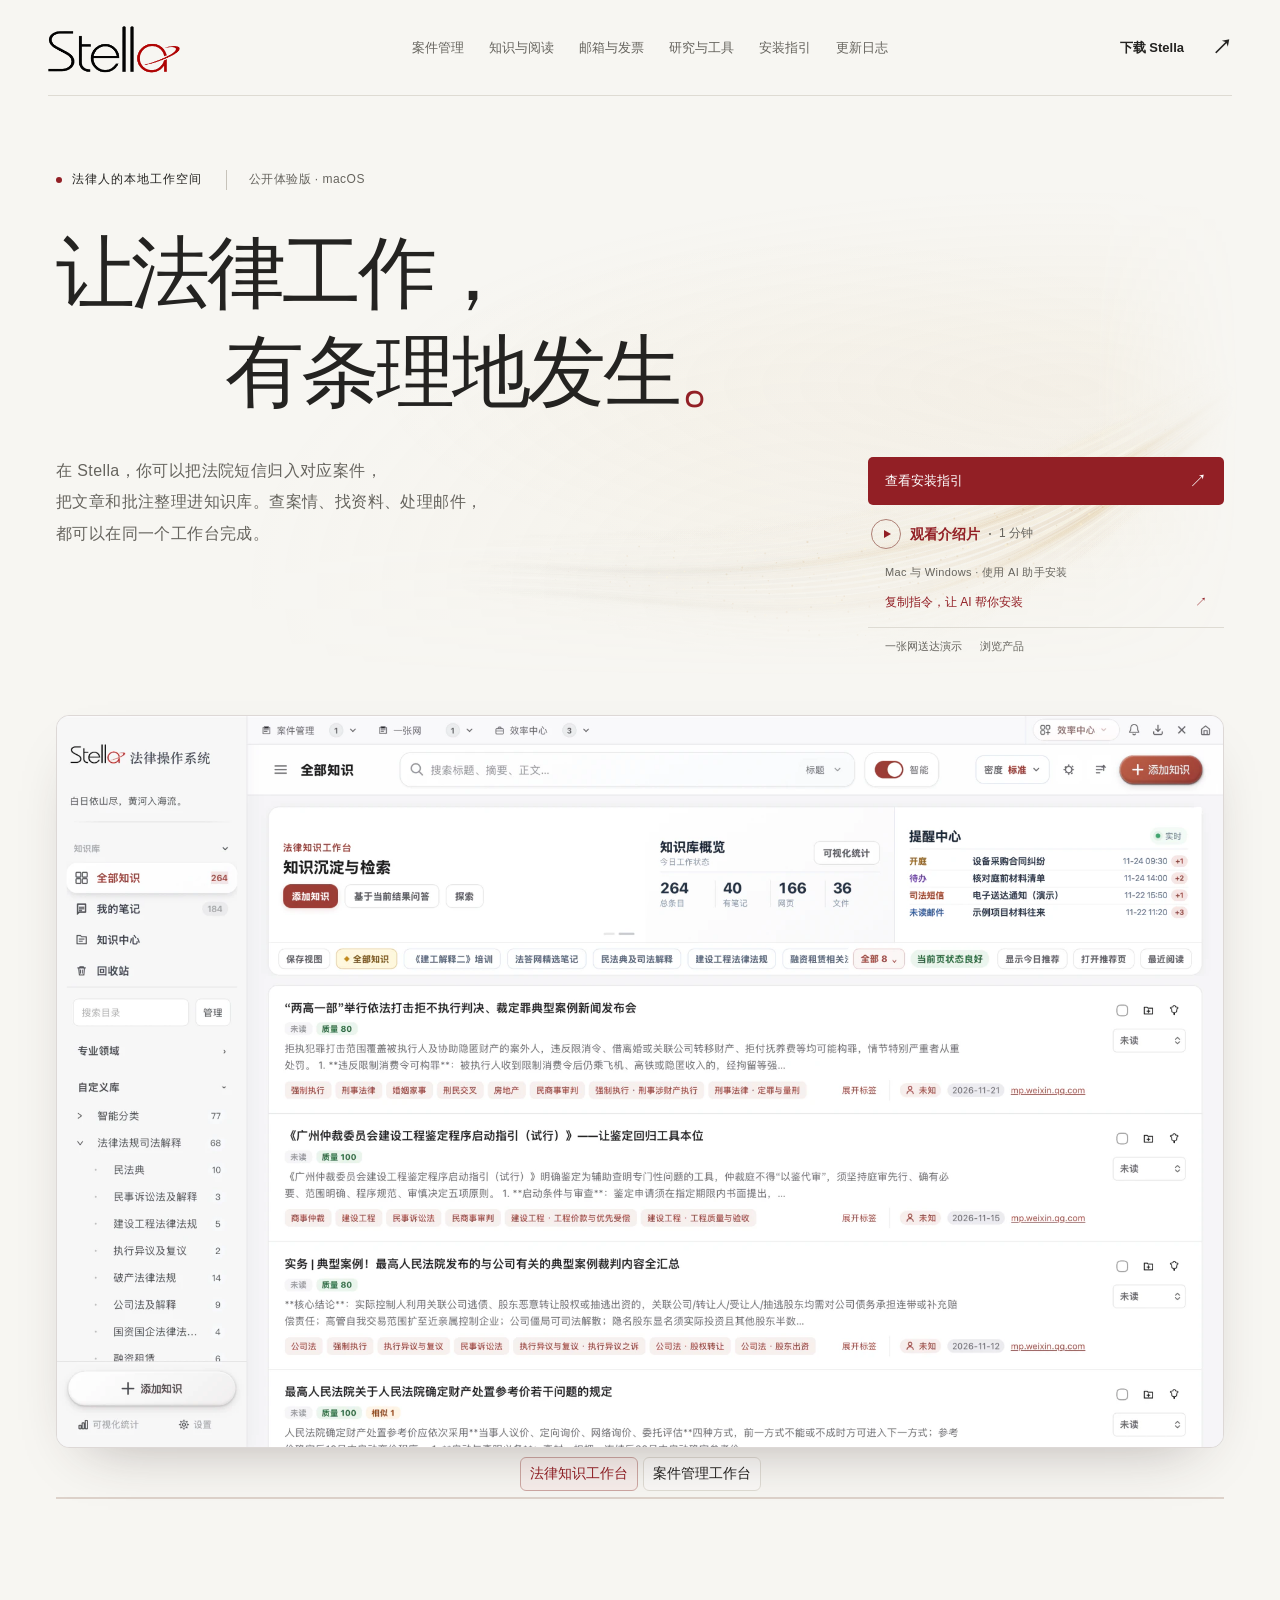
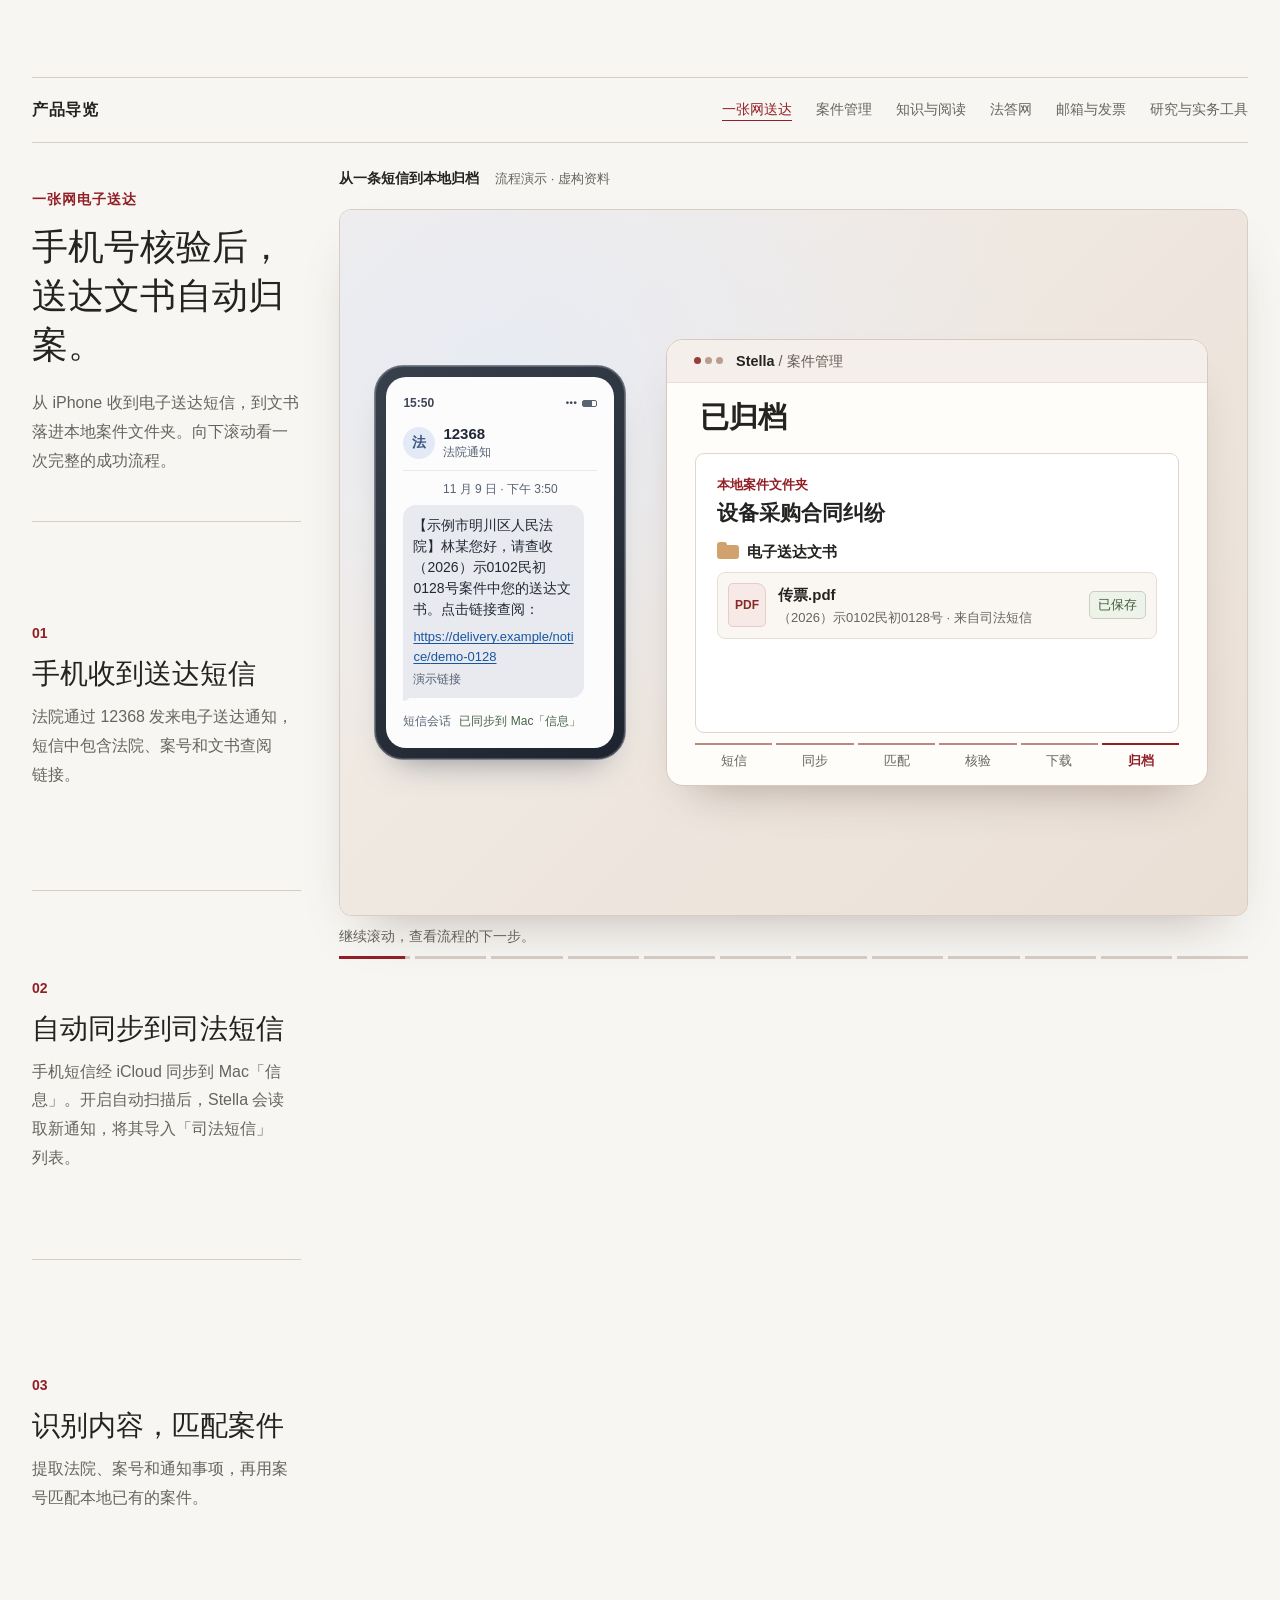
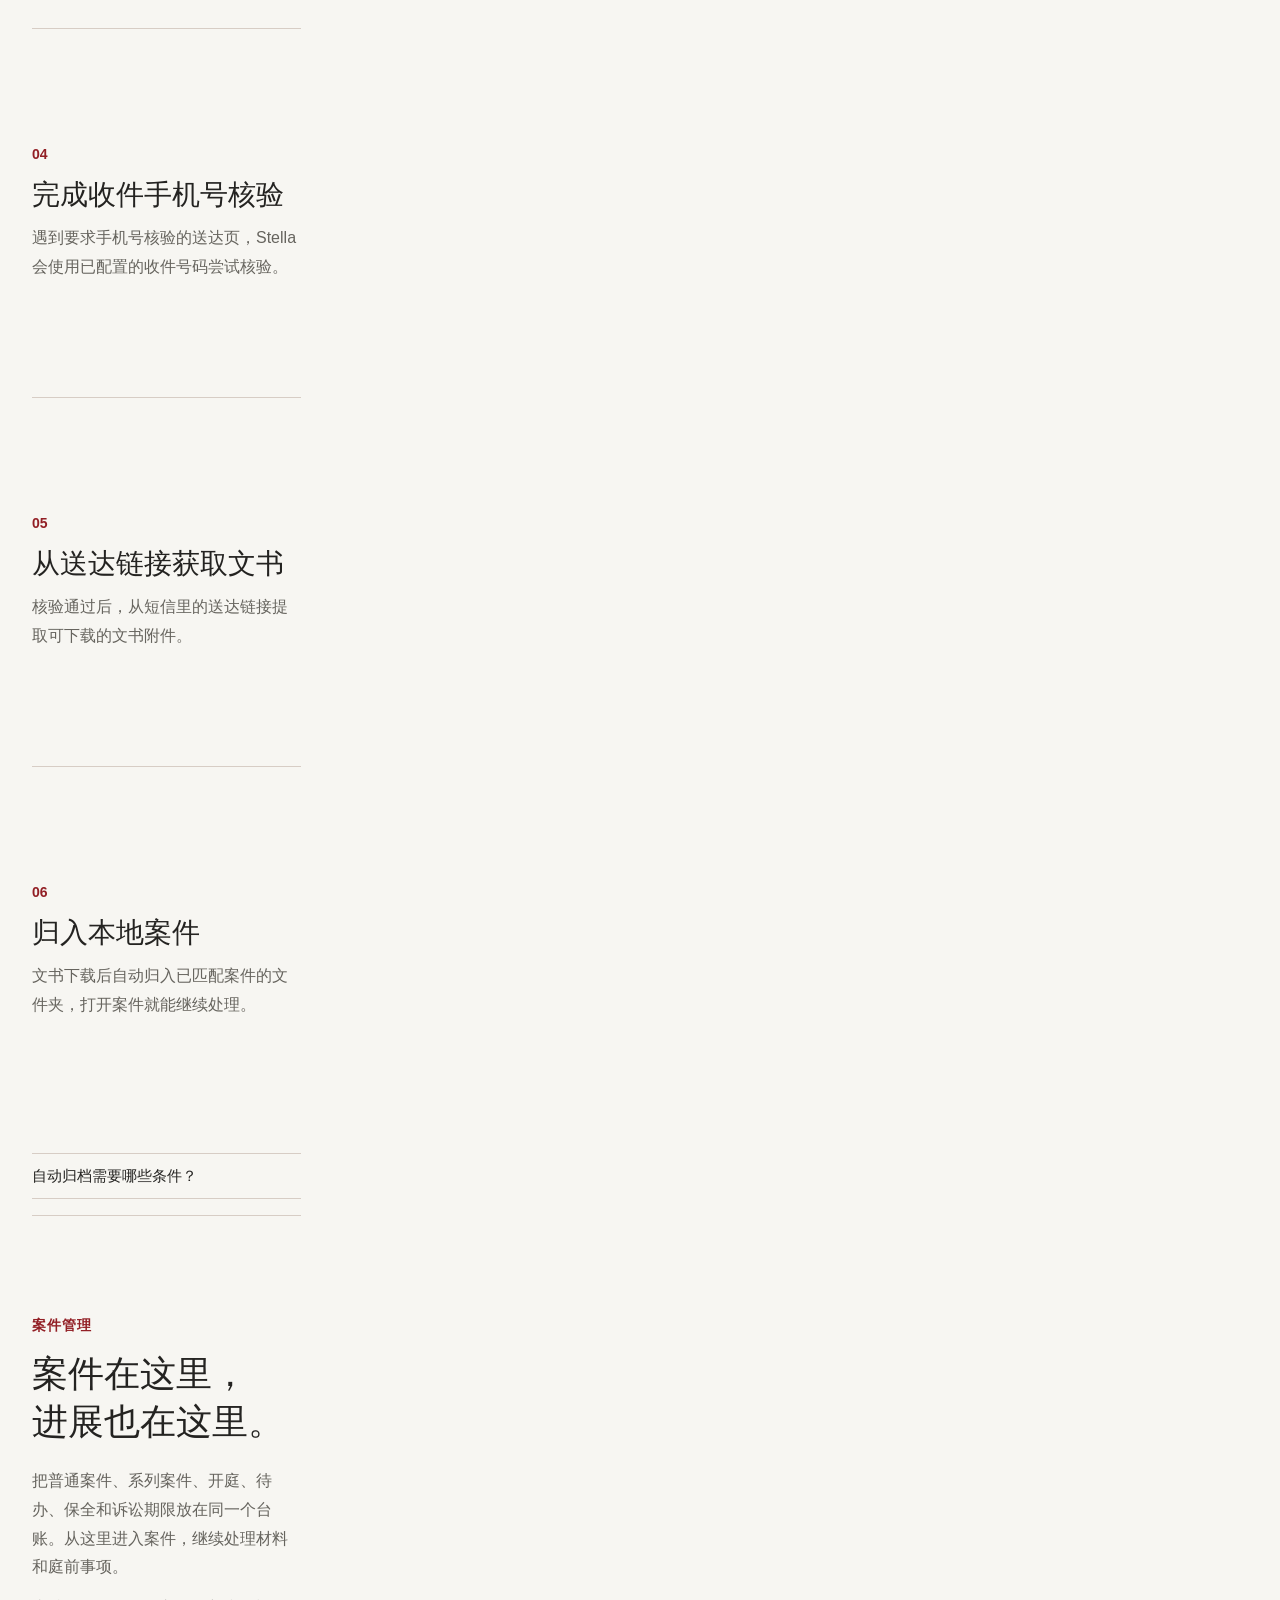
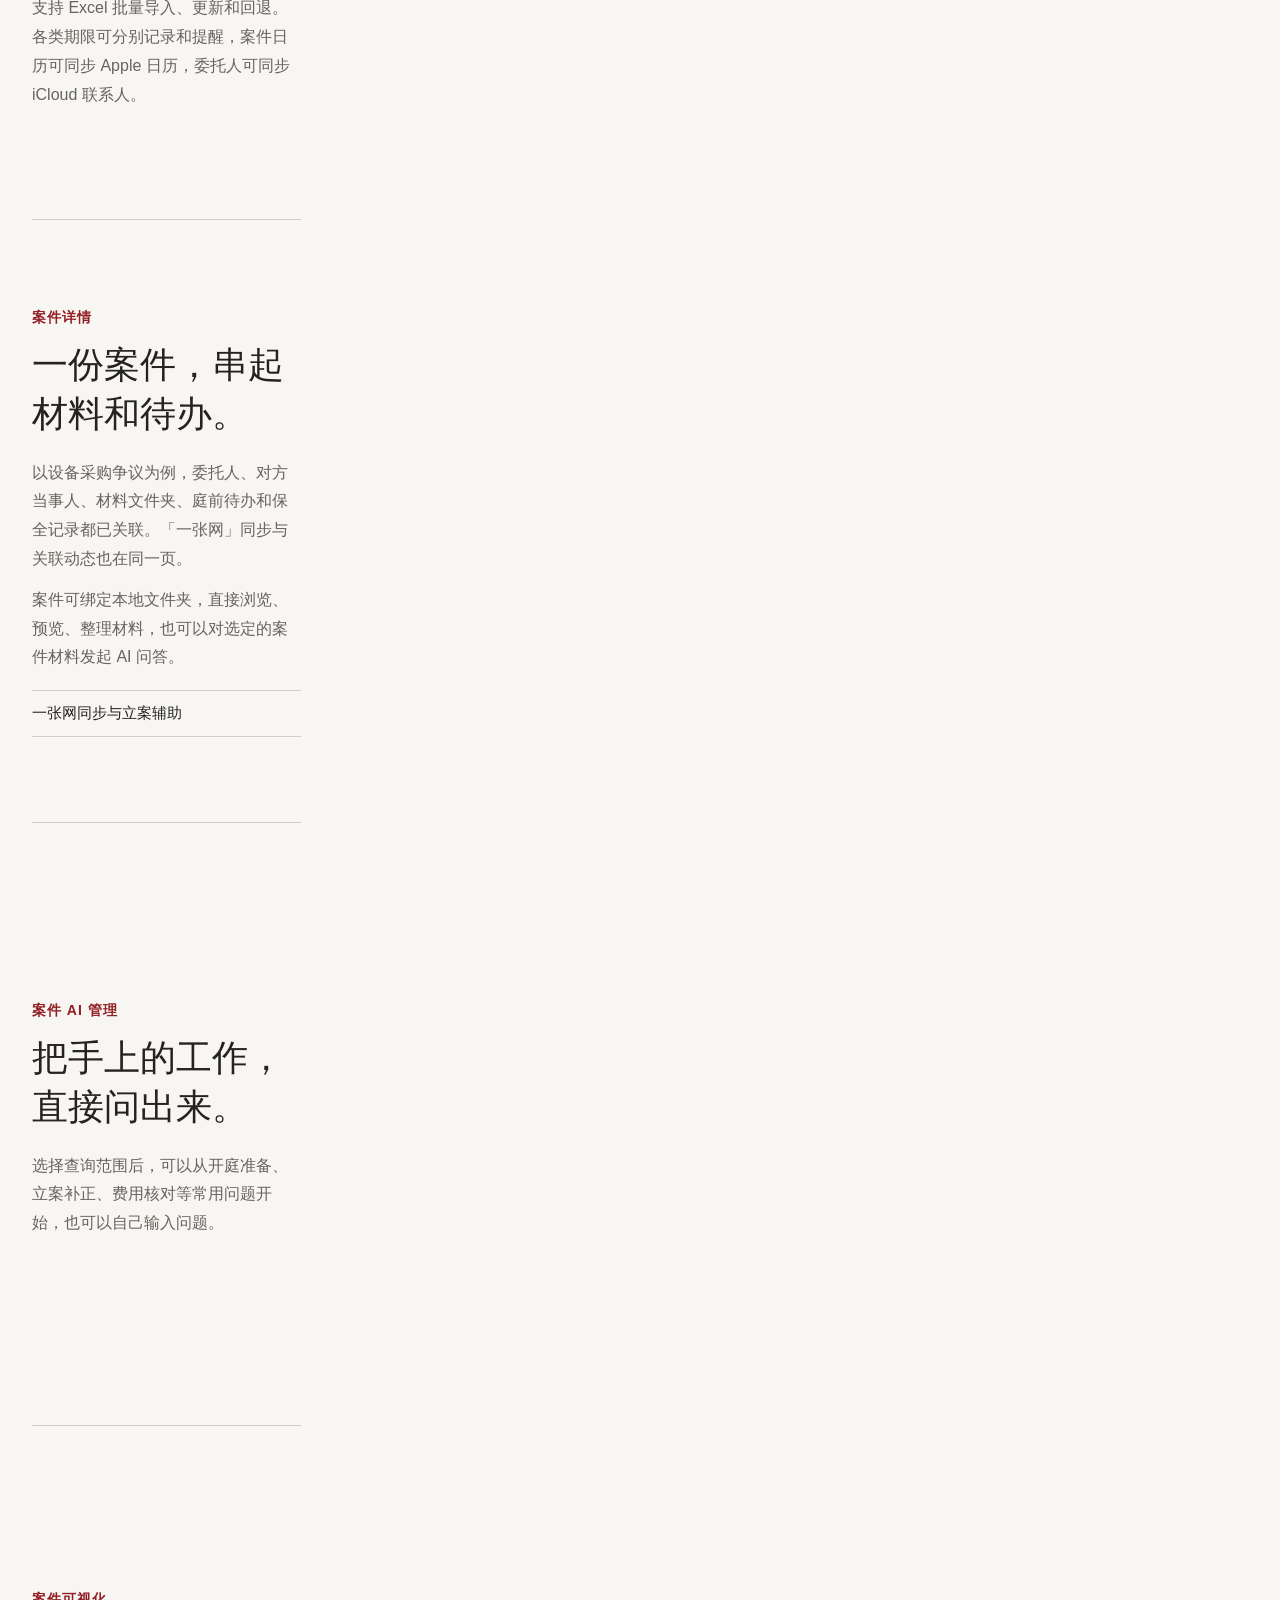
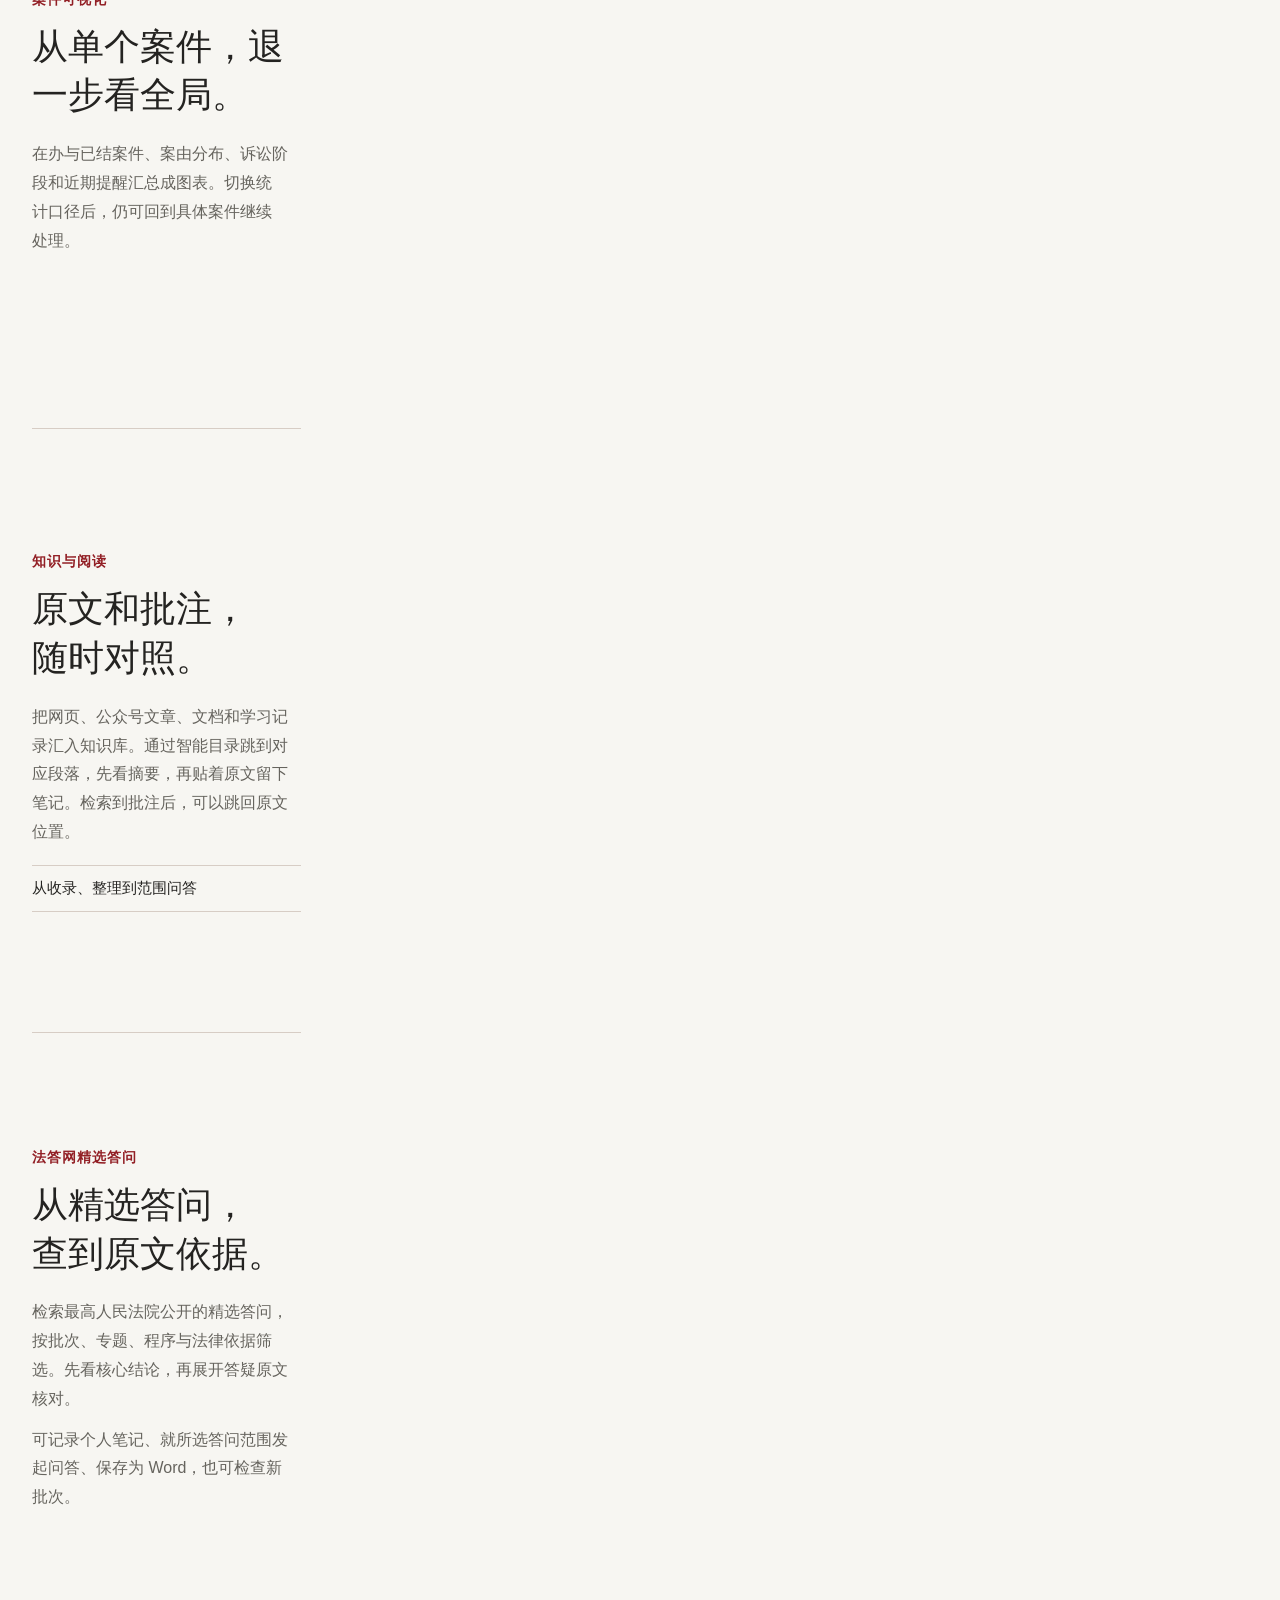
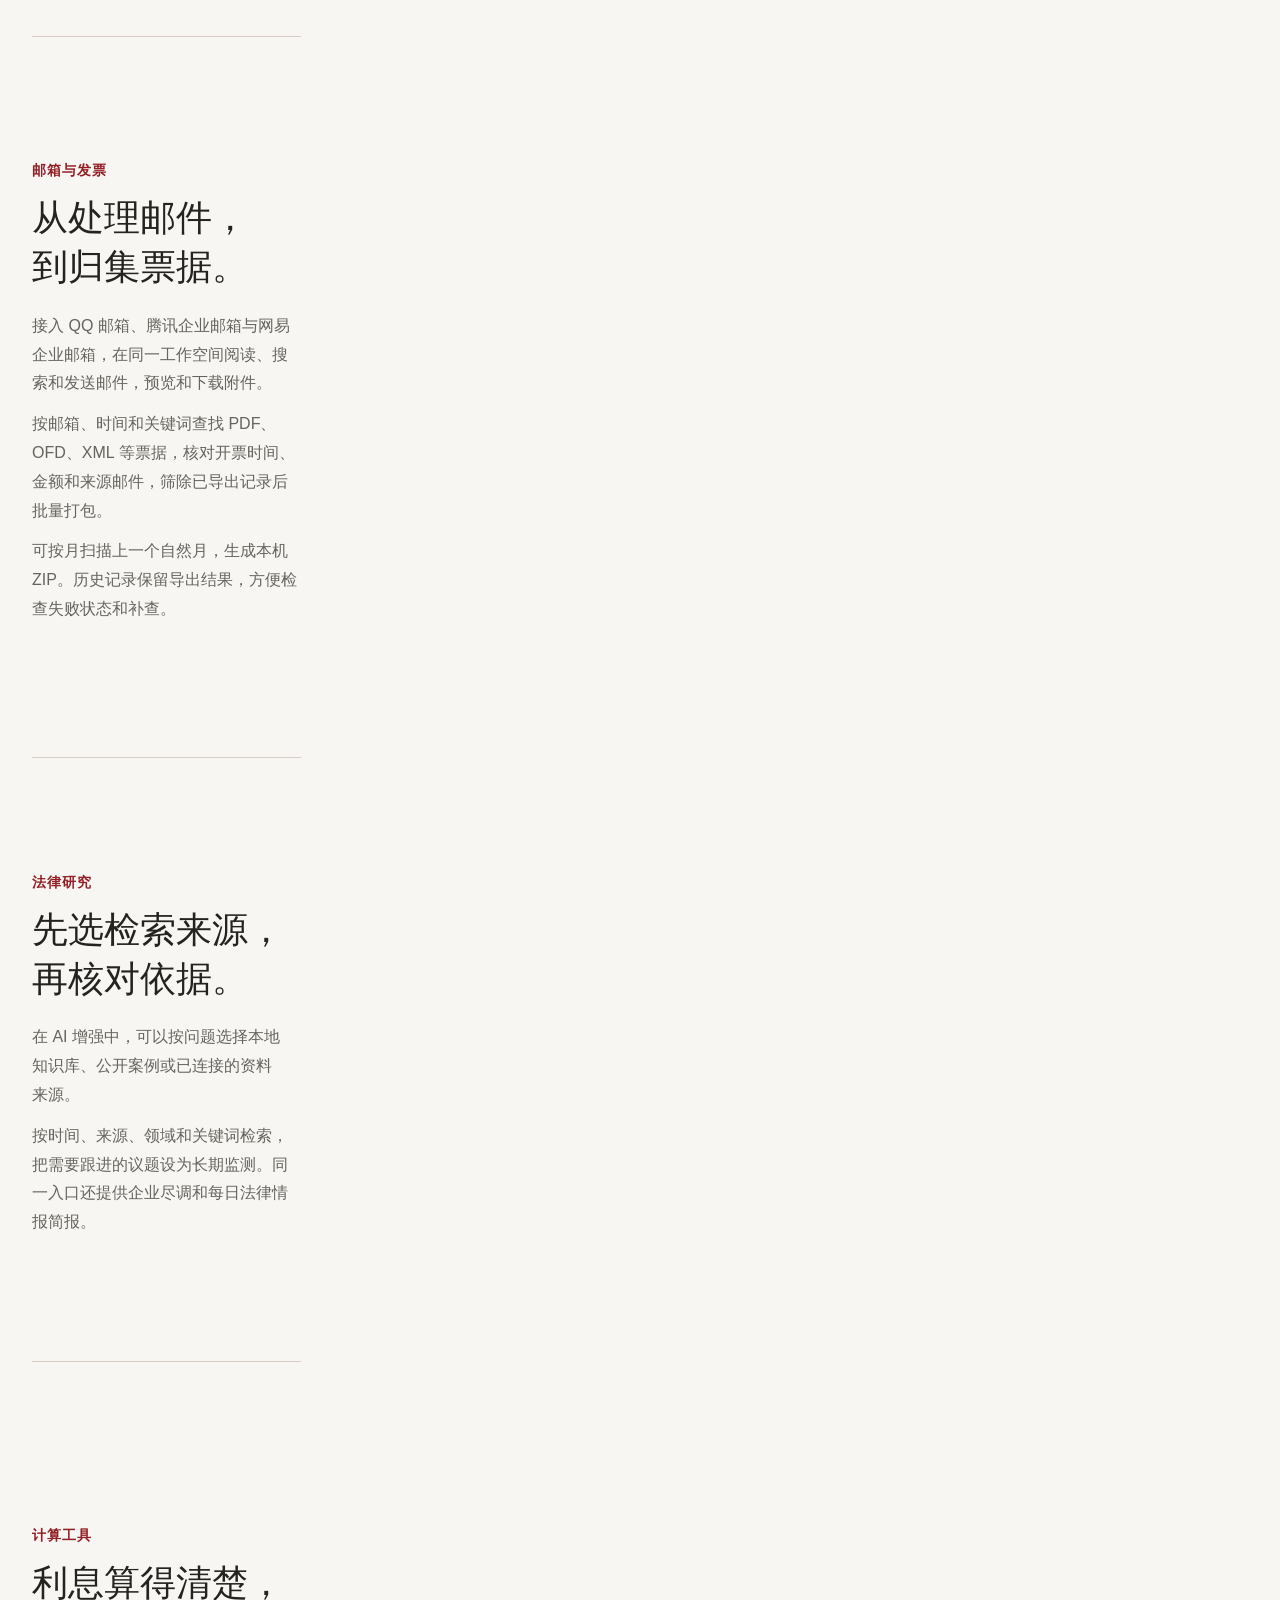
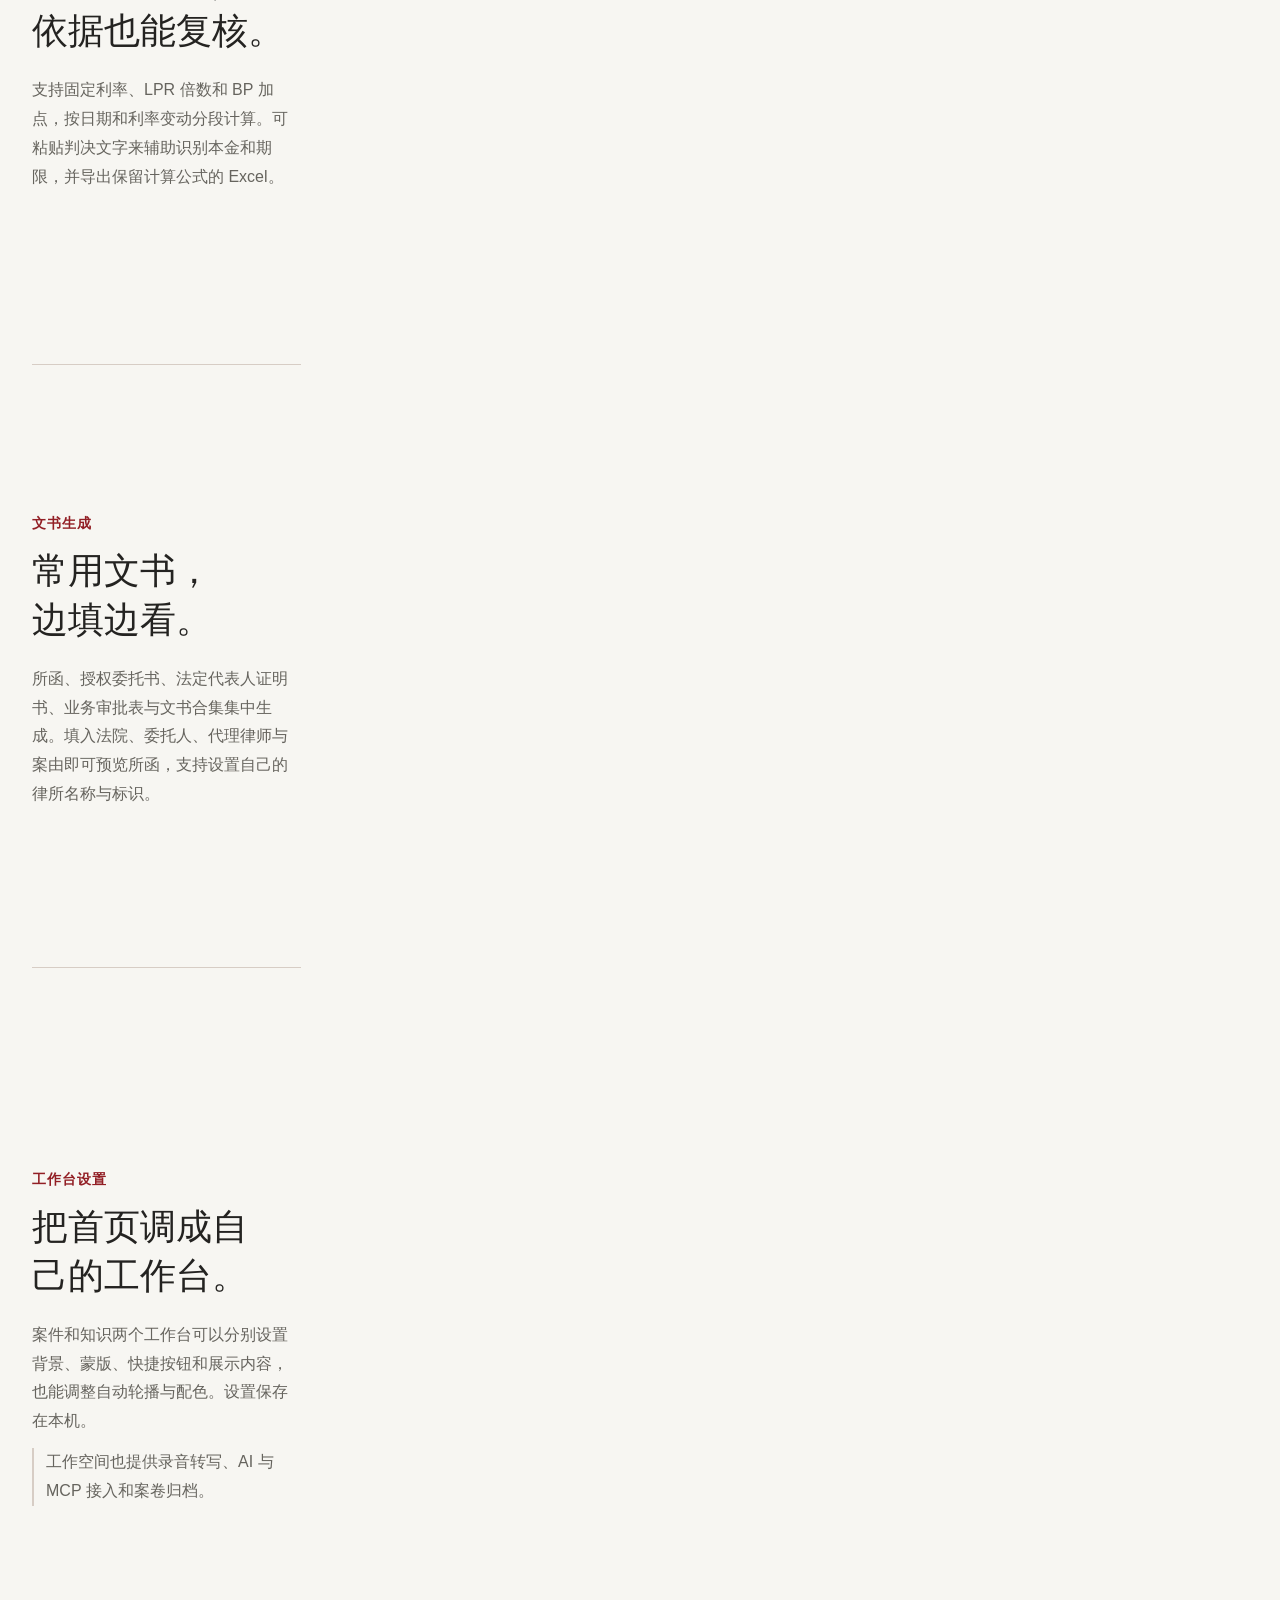
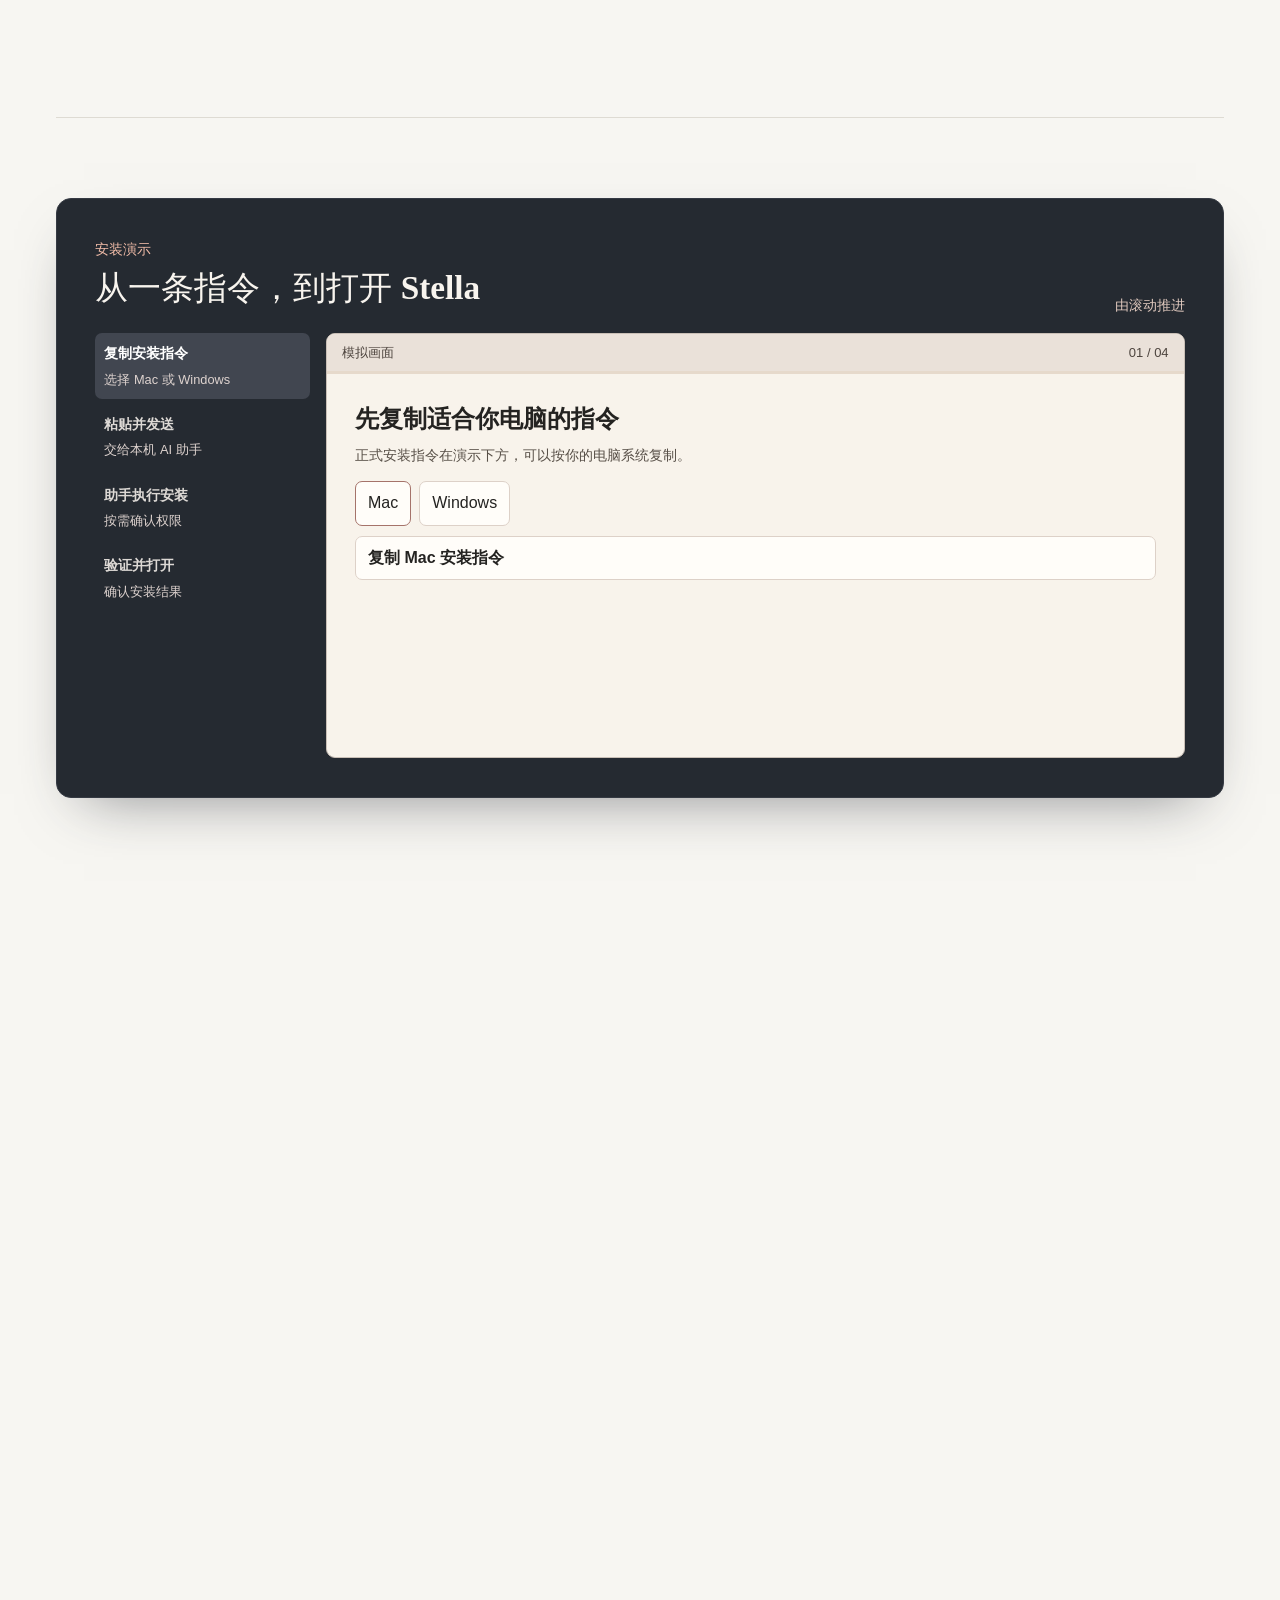
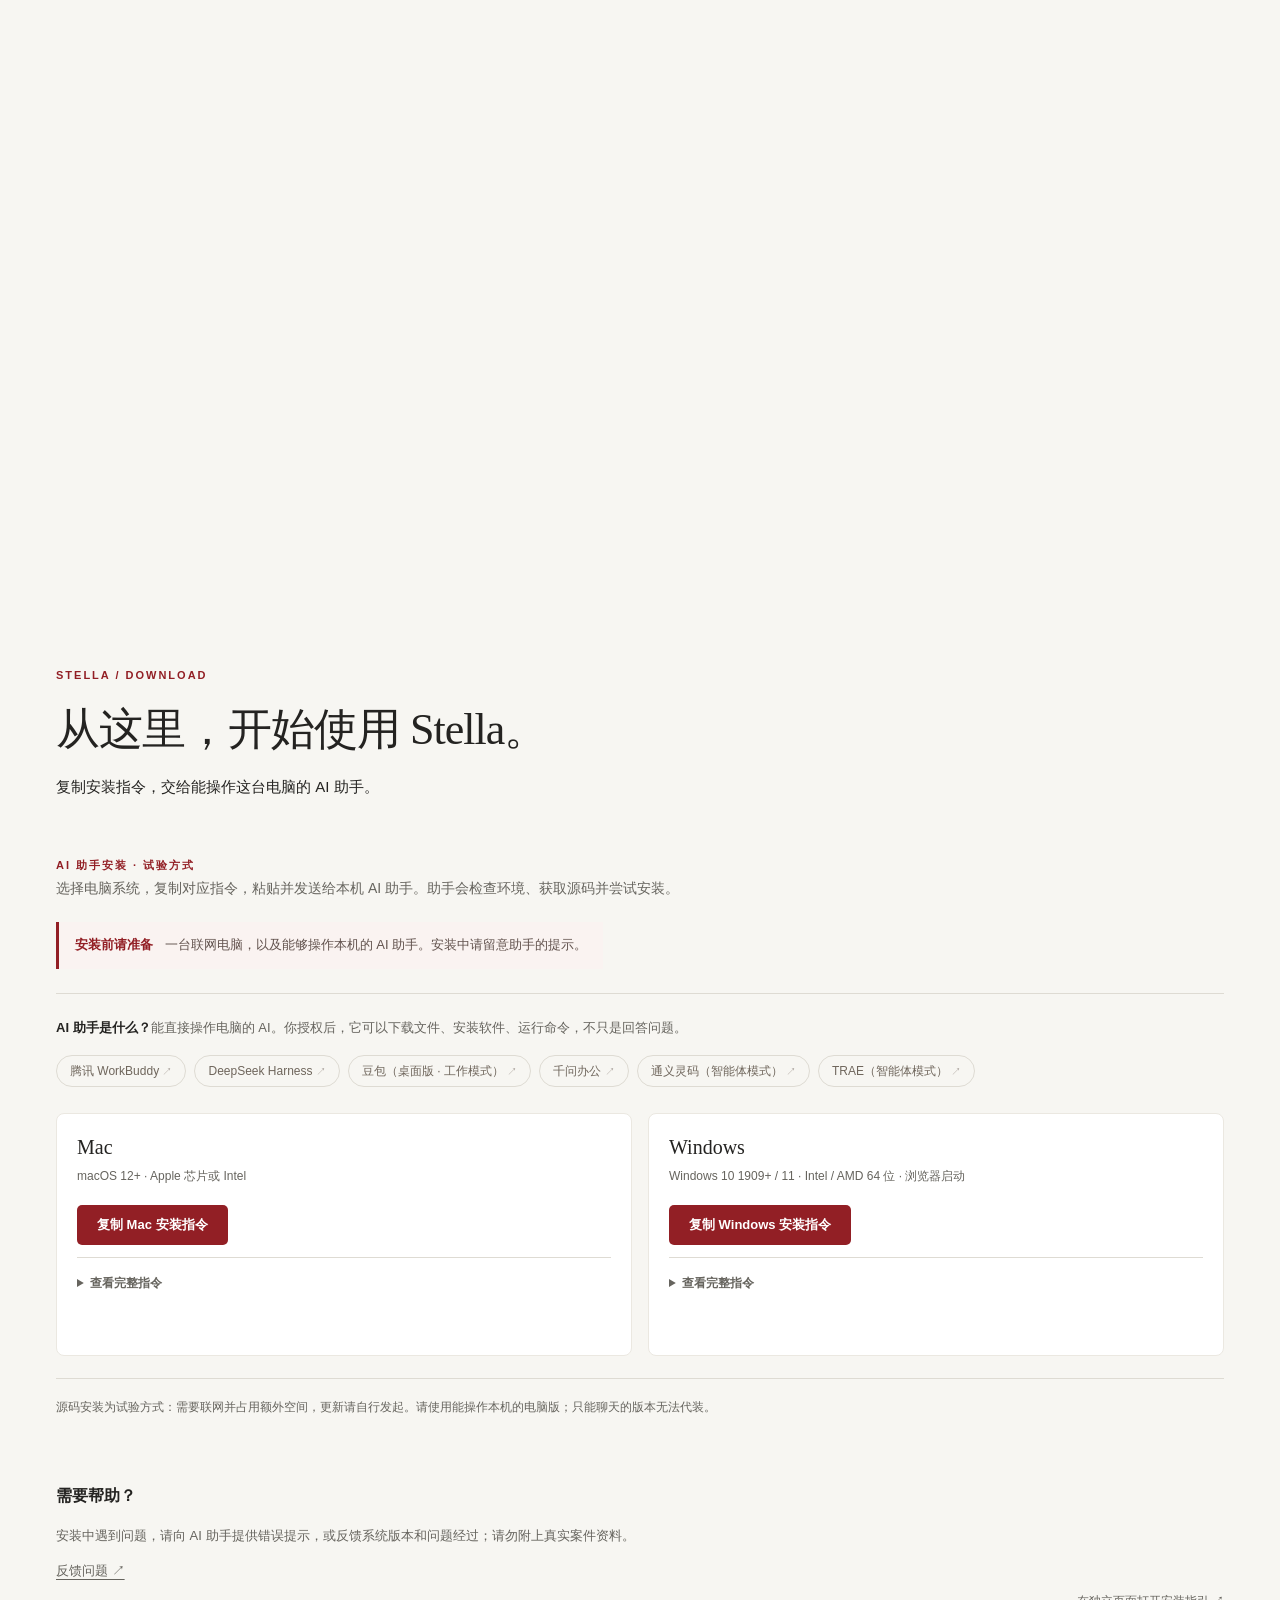
<file: docs/index.html>
<!doctype html>
<html lang="zh-CN">
<head>
  <meta charset="utf-8">
  <meta name="viewport" content="width=device-width, initial-scale=1">
  <meta name="theme-color" content="#f7f6f2">
  <meta name="description" content="Stella 法律操作系统。将知识、案件、文书与 AI 工具放进一个本地工作空间。了解并安装 Stella。">
  <title>Stella · 让案件与知识，连成工作流</title>
  <link rel="icon" href="assets/favicon.svg" type="image/svg+xml">
  <link rel="stylesheet" href="styles-20261019-2.css">
  <link rel="stylesheet" href="navigation-20261019.css?v=2">
  <script src="analytics-20261031.js?v=20261112" defer></script>
  <script src="site.js?v=20261019-motion2" defer></script>

  <link rel="stylesheet" href="downloads-20261021.css?v=offline1">
<link rel="stylesheet" href="analytics-20261021.css">
<link rel="stylesheet" href="hero-20261126.css">
<script src="hero-gold-20261126.js" defer></script>
<link rel="stylesheet" href="typography-20261104.css">
<link rel="stylesheet" href="scroll-story.css?v=20261126">
<link rel="stylesheet" href="delivery-story.css?v=5">
<script src="scroll-story.js?v=20261126" defer></script>
<link rel="stylesheet" href="home-workbench-story.css?v=20261126">
<script defer src="scroll-preview.js?v=2"></script>
<script src="home-workbench-story.js?v=20261126" defer></script>
<link rel="stylesheet" href="inline-install.css?v=20261111">
<script defer src="inline-install.js?v=20261111"></script>
<link rel="stylesheet" href="install-walkthrough.css?v=1">
<script defer src="install-walkthrough.js?v=scroll-2"></script>
</head>
<body>
<a class="skip-link" href="#main">跳至主要内容</a>
<header class="site-header">
<div class="header-inner">
  <a class="wordmark" href="#" aria-label="Stella 首页"><img src="assets/stella-brand.svg" alt="Stella 法律操作系统" width="990" height="378" style="height:auto;object-fit:contain"></a>
  <nav aria-label="主导航"><a href="#cases">案件管理</a><a href="#knowledge">知识与阅读</a><a href="#office">邮箱与发票</a><a href="#tour">研究与工具</a><a href="#install">安装指引</a><a href="#updates">更新日志</a></nav>
  <a class="header-download" href="#install">下载 Stella <span aria-hidden="true">↗</span></a>
</div>
</header>
<main id="main">
<section class="hero wrap">
  <div class="hero-lead">
    <div class="hero-atmosphere" aria-hidden="true"><canvas></canvas></div>
    <div class="eyebrow"><span class="status-dot" aria-hidden="true"></span> 法律人的本地工作空间 <span class="edition">公开体验版 · macOS</span></div>
    <h1>让法律工作，<br><span class="hero-second">有条理地发生<span class="period">。</span></span></h1>
    <div class="hero-bottom">
      <p class="hero-description">在 Stella，你可以把法院短信归入对应案件，<br class="desktop-break">把文章和批注整理进知识库。查案情、找资料、处理邮件，<br class="desktop-break">都可以在同一个工作台完成。</p>
      <div class="hero-actions">
        <a class="button primary" data-download href="#install">查看安装指引 <span aria-hidden="true">↗</span></a>
        <a class="hero-film" href="watch.html">
          <span class="hero-film-play" aria-hidden="true"></span>
          <span class="hero-film-label">观看介绍片</span>
          <span class="hero-film-duration">1 分钟</span>
        </a>
        <p class="download-meta" data-device-note>Mac 与 Windows · 使用 AI 助手安装</p>
        <a class="hero-ai-link" href="#install-instructions"><span>复制指令，让 AI 帮你安装</span><span aria-hidden="true">↗</span></a>
        <div class="hero-quiet-links">
          <a class="quiet-link" href="#delivery">一张网送达演示</a>
          <a class="quiet-link" href="#product-story">浏览产品</a>
        </div>
      </div>
    </div>
  </div>
  <div class="workspace-showcase" id="workspace" data-workbench-story>
    <figure class="wb-pinned">
      <div class="wb-viewport">
        <div class="wb-window">
          <iframe src="workbench-canvas.html?v=20261126" title="Stella 法律知识工作台与案件管理工作台" tabindex="-1"></iframe>
        </div>
      </div>
      <div class="wb-switch" role="group" aria-label="切换演示中的工作台" hidden>
        <button type="button" data-wb-view="knowledge" aria-pressed="true">法律知识工作台</button>
        <button type="button" data-wb-view="case" aria-pressed="false">案件管理工作台</button>
      </div>
      <div class="wb-story-meter" aria-hidden="true"><i></i></div>
    </figure>
  </div>
</section>
<section class="scroll-story" id="product-story" aria-labelledby="story-title">
  <div class="wrap">
    <div class="story-intro-slot">
      <div class="story-intro">
        <div class="story-intro-inner">
          <h2 id="story-title">产品导览</h2>
          <nav class="story-nav" aria-label="产品导览章节">
            <a href="#delivery">一张网送达</a>
            <a href="#cases">案件管理</a>
            <a href="#knowledge">知识与阅读</a>
            <a href="#fada">法答网</a>
            <a href="#office">邮箱与发票</a>
            <a href="#tour">研究与实务工具</a>
          </nav>
        </div>
      </div>
    </div>

    <div class="story-layout" data-scroll-story>
      <div class="story-visual" hidden>
        <div class="story-visual-bar">
          <div class="story-visual-caption">
            <span data-story-caption></span>
            <span data-story-kind></span>
          </div>
          <div class="story-visual-actions">
            <a class="story-image-link" data-story-original target="_blank" rel="noopener" aria-label="查看原图（新标签页）">查看原图</a>
            <button type="button" class="story-view" data-story-view aria-pressed="false">固定全图</button>
          </div>
        </div>
        <div class="story-screen" aria-hidden="true"></div>
        <div class="story-focus-note" data-story-note aria-hidden="true"></div>
        <div class="story-progress" aria-hidden="true"></div>
      </div>

      <div class="story-track">
        <section id="delivery" aria-labelledby="delivery-title">
          <article class="story-scene delivery-scene" id="story-court" data-story-delivery>
            <div class="scene-copy delivery-copy">
              <header class="delivery-intro">
                <p class="story-kicker">一张网电子送达</p>
                <h3 id="delivery-title">手机号核验后，<br>送达文书自动归案。</h3>
                <p>从 iPhone 收到电子送达短信，到文书落进本地案件文件夹。向下滚动看一次完整的成功流程。</p>
              </header>
              <ol class="delivery-steps">
                <li id="delivery-receive" data-delivery-step>
                  <h4>手机收到送达短信</h4>
                  <p>法院通过 12368 发来电子送达通知，短信中包含法院、案号和文书查阅链接。</p>
                </li>
                <li id="delivery-sync" data-delivery-step="sync">
                  <h4>自动同步到司法短信</h4>
                  <p>手机短信经 iCloud 同步到 Mac「信息」。开启自动扫描后，Stella 会读取新通知，将其导入「司法短信」列表。</p>
                </li>
                <li id="delivery-match" data-delivery-step>
                  <h4>识别内容，匹配案件</h4>
                  <p>提取法院、案号和通知事项，再用案号匹配本地已有的案件。</p>
                </li>
                <li id="delivery-verify" data-delivery-step="verify">
                  <h4>完成收件手机号核验</h4>
                  <p>遇到要求手机号核验的送达页，Stella 会使用已配置的收件号码尝试核验。</p>
                </li>
                <li id="delivery-download" data-delivery-step>
                  <h4>从送达链接获取文书</h4>
                  <p>核验通过后，从短信里的送达链接提取可下载的文书附件。</p>
                </li>
                <li id="delivery-archive" data-delivery-step>
                  <h4>归入本地案件</h4>
                  <p>文书下载后自动归入已匹配案件的文件夹，打开案件就能继续处理。</p>
                </li>
              </ol>
              <details class="story-details delivery-requirements">
                <summary>自动归档需要哪些条件？</summary>
                <p>需开启 iPhone 到 Mac 的 iCloud 信息同步，授权 Stella 读取「信息」、启用自动扫描，并设置识别服务和收件手机号。导入时间取决于 iCloud 同步和 Stella 的扫描间隔。示例中的案件已绑定可用的本地文件夹。</p>
                <p>无法匹配案件、核验失败或需要本人登录时，按 Stella 的提示处理。法院账户同步和立案辅助也需要本人按应用提示核对。</p>
              </details>
            </div>

            <figure class="story-figure">
              <div class="story-art delivery-board">
                <div class="delivery-phone">
                  <div class="delivery-phone-screen">
                    <div class="delivery-phone-top"><span>15:50</span><span aria-hidden="true">••• <i></i></span></div>
                    <div class="delivery-sender">
                      <span class="delivery-sender-avatar" aria-hidden="true">法</span>
                      <div><strong>12368</strong><small>法院通知</small></div>
                    </div>
                    <p class="delivery-sms-time">11 月 9 日 · 下午 3:50</p>
                    <div class="delivery-sms">
                      <p>【示例市明川区人民法院】林某您好，请查收（2026）示0102民初0128号案件中您的送达文书。点击链接查阅：</p>
                      <span class="delivery-sms-link">https://delivery.example/notice/<wbr>demo-0128</span>
                      <span class="delivery-example-link">演示链接</span>
                    </div>
                    <div class="delivery-phone-bottom">
                      <span>短信会话</span>
                      <span class="delivery-sync">已同步到 Mac「信息」</span>
                    </div>
                  </div>
                </div>

                <div class="delivery-workbench">
                  <div class="delivery-window-bar">
                    <span class="delivery-window-dots" aria-hidden="true"><i></i><i></i><i></i></span>
                    <strong>Stella <span>/ 案件管理</span></strong>
                  </div>
                  <div class="delivery-morph" aria-hidden="true">
                    <span>收到通知</span><span>同步短信</span><span>匹配案件</span><span>手机号核验</span><span>下载文书</span><span>已归档</span>
                  </div>
                  <div class="delivery-models">
                    <div class="delivery-model" data-delivery-caption="手机收到 12368 的电子送达通知。短信中附有文书查阅链接。">
                      <p class="delivery-label">送达短信</p>
                      <h4>新的电子送达通知</h4>
                      <div class="delivery-message-row">
                        <span class="delivery-file-icon delivery-msg-icon" aria-hidden="true">信</span>
                        <div><strong>12368 · 电子送达</strong><small>通知已到达 iPhone，等待同步</small></div>
                        <span class="delivery-tag delivery-tag-neutral">已接收</span>
                      </div>
                    </div>
                    <div class="delivery-model delivery-sync-model" data-delivery-caption="iCloud 将短信同步到 Mac「信息」，Stella 自动扫描并导入司法短信列表。">
                      <p class="delivery-label">iCloud 信息同步</p>
                      <h4>司法短信</h4>
                      <ol class="delivery-sync-path" aria-label="短信同步路径">
                        <li>iPhone</li><li>Mac「信息」</li><li>Stella</li>
                      </ol>
                      <div class="delivery-message-row delivery-sync-new">
                        <span class="delivery-file-icon delivery-msg-icon" aria-hidden="true">信</span>
                        <div><strong>12368 · 电子送达</strong><small>示例市明川区人民法院 · 15:50</small></div>
                        <span class="delivery-tag">新增</span>
                      </div>
                    </div>
                    <div class="delivery-model" data-delivery-caption="识别出案号后，Stella 找到相符的本地案件。">
                      <p class="delivery-label">短信识别结果</p>
                      <h4>已匹配本地案件</h4>
                      <dl class="delivery-fields">
                        <div><dt>案号</dt><dd>（2026）示0102民初0128号</dd></div>
                        <div><dt>事项</dt><dd>电子送达</dd></div>
                        <div><dt>法院</dt><dd>示例市明川区人民法院</dd></div>
                        <div class="delivery-matched-case"><dt>匹配案件</dt><dd>设备采购合同纠纷</dd></div>
                      </dl>
                    </div>
                    <div class="delivery-model" data-delivery-caption="送达页需要手机号核验，Stella 使用已配置的收件号码。">
                      <p class="delivery-label">送达页 · 收件手机号核验</p>
                      <h4>核对收件手机号</h4>
                      <div class="delivery-verify-card">
                        <span>已配置的收件号码</span>
                        <strong>••• •••• ••••</strong>
                        <div class="delivery-meter" aria-hidden="true"><i></i></div>
                        <div class="delivery-verification-state">
                          <span class="delivery-verifying">正在核验</span>
                          <span class="delivery-verified">✓ 核验通过</span>
                        </div>
                      </div>
                    </div>
                    <div class="delivery-model" data-delivery-caption="核验通过后，文书通过送达链接下载。">
                      <p class="delivery-label">送达链接附件</p>
                      <h4>提取并下载文书</h4>
                      <div class="delivery-message-row">
                        <span class="delivery-file-icon">PDF</span>
                        <div><strong>传票.pdf</strong><small>来自该条短信的电子送达链接</small></div>
                      </div>
                      <div class="delivery-meter" aria-hidden="true"><i></i></div>
                    </div>
                    <div class="delivery-model" data-delivery-caption="下载的传票已落到匹配案件的本地文件夹。">
                      <p class="delivery-label">本地案件文件夹</p>
                      <h4>设备采购合同纠纷</h4>
                      <div class="delivery-folder">
                        <div class="delivery-folder-head"><i aria-hidden="true"></i><strong>电子送达文书</strong></div>
                        <div class="delivery-message-row">
                          <span class="delivery-file-icon">PDF</span>
                          <div><strong>传票.pdf</strong><small>（2026）示0102民初0128号 · 来自司法短信</small></div>
                          <span class="delivery-tag">已保存</span>
                        </div>
                      </div>
                    </div>
                  </div>
                  <ol class="delivery-route" aria-hidden="true"><li>短信</li><li>同步</li><li>匹配</li><li>核验</li><li>下载</li><li>归档</li></ol>
                </div>
              </div>
              <figcaption>从一条短信到本地归档 <span>流程演示 · 虚构资料</span></figcaption>
            </figure>
          </article>
        </section>
        <section id="cases" aria-labelledby="cases-title">
          <article class="story-scene" id="story-cases">
            <div class="scene-copy">
              <p class="story-kicker">案件管理</p>
              <h3 id="cases-title">案件在这里，<br>进展也在这里。</h3>
              <p>把普通案件、系列案件、开庭、待办、保全和诉讼期限放在同一个台账。从这里进入案件，继续处理材料和庭前事项。</p>
              <p>支持 Excel 批量导入、更新和回退。各类期限可分别记录和提醒，案件日历可同步 Apple 日历，委托人可同步 iCloud 联系人。</p>
              <a class="story-image-link" href="assets/stella-cases-showcase.webp" target="_blank" rel="noopener" aria-label="查看原图：案件台账（新标签页）">查看原图</a>
            </div>
            <figure class="story-figure">
              <div class="story-art"><img src="assets/stella-cases-showcase.webp" width="1600" height="1050" loading="lazy" decoding="async" alt="案件台账实机界面，显示普通案件、系列案件和关联的待办、开庭、保全与期限"></div>
              <figcaption>案件台账 <span>实机界面 · 演示资料</span><small class="story-figure-note">紫色标签标出系列案件，同类案件在台账里分组。</small></figcaption>
            </figure>
          </article>

          <article class="story-scene" id="story-case-detail">
            <div class="scene-copy">
              <p class="story-kicker">案件详情</p>
              <h3>一份案件，串起材料和待办。</h3>
              <p>以设备采购争议为例，委托人、对方当事人、材料文件夹、庭前待办和保全记录都已关联。「一张网」同步与关联动态也在同一页。</p>
              <p>案件可绑定本地文件夹，直接浏览、预览、整理材料，也可以对选定的案件材料发起 AI 问答。</p>
              <details class="story-details">
                <summary>一张网同步与立案辅助</summary>
                <p>登录本人的人民法院在线服务账户后，可同步待办、消息、电子送达、案件和立案预约，并按案号关联本地案件。支持预览、下载和归档附件。</p>
                <p>立案辅助可识别本地材料，协助填写立案草稿和安排附件上传。身份核验、验证码、电子签名及最终提交由律师本人完成。</p>
              </details>
              <a class="story-image-link" href="assets/stella-case-detail-showcase.webp" target="_blank" rel="noopener" aria-label="查看原图：案件详情（新标签页）">查看原图</a>
            </div>
            <figure class="story-figure">
              <div class="story-art"><img src="assets/stella-case-detail-showcase.webp" width="1216" height="1050" loading="lazy" decoding="async" alt="案件详情实机界面，显示待办事项、开庭提醒、财产保全和同步记录"></div>
              <template data-story-detail data-note="同一案件的三组记录 · 庭前待办、开庭提醒和财产保全"><img src="assets/stella-story-case-tasks.webp" width="857" height="496" loading="lazy" decoding="async" alt="待办事项、开庭提醒和财产保全三个完整区块"></template>
              <figcaption>案件详情 <span>实机界面 · 演示资料</span><small class="story-figure-note">同一案件的待办、开庭和保全记录集中在详情页。</small></figcaption>
            </figure>
          </article>

          <article class="story-scene" id="story-case-ai">
            <div class="scene-copy">
              <p class="story-kicker">案件 AI 管理</p>
              <h3>把手上的工作，直接问出来。</h3>
              <p>选择查询范围后，可以从开庭准备、立案补正、费用核对等常用问题开始，也可以自己输入问题。</p>
              <a class="story-image-link" href="assets/stella-story-case-ai.webp" target="_blank" rel="noopener" aria-label="查看原图：案件 AI 管理（新标签页）">查看原图</a>
            </div>
            <figure class="story-figure">
              <div class="story-art"><img src="assets/stella-story-case-ai.webp" width="1740" height="860" loading="lazy" decoding="async" alt="案件 AI 管理实机的九个常用问题和查询输入框"></div>
              <figcaption>案件 AI 管理 <span>实机界面 · 演示资料</span><small class="story-figure-note">日程与期限、一张网跟进、案件管理，三组常用问题同屏。</small></figcaption>
            </figure>
          </article>

          <article class="story-scene" id="story-case-stats">
            <div class="scene-copy">
              <p class="story-kicker">案件可视化</p>
              <h3>从单个案件，退一步看全局。</h3>
              <p>在办与已结案件、案由分布、诉讼阶段和近期提醒汇总成图表。切换统计口径后，仍可回到具体案件继续处理。</p>
              <a class="story-image-link" href="assets/stella-case-stats.webp" target="_blank" rel="noopener" aria-label="查看原图：案件可视化（新标签页）">查看原图</a>
            </div>
            <figure class="story-figure">
              <div class="story-art"><img src="assets/stella-case-stats.webp" width="1600" height="900" loading="lazy" decoding="async" alt="案件可视化实机界面，显示案件状态、案由分布、诉讼阶段和近期提醒"></div>
              <figcaption>案件可视化 <span>实机界面 · 演示资料</span><small class="story-figure-note">近期提醒和案件统计并列，先看到手上的紧要事项。</small></figcaption>
            </figure>
          </article>
        </section>

        <section id="knowledge" aria-labelledby="knowledge-title">
          <article class="story-scene" id="story-reading">
            <div class="scene-copy">
              <p class="story-kicker">知识与阅读</p>
              <h3 id="knowledge-title">原文和批注，<br>随时对照。</h3>
              <p>把网页、公众号文章、文档和学习记录汇入知识库。通过智能目录跳到对应段落，先看摘要，再贴着原文留下笔记。检索到批注后，可以跳回原文位置。</p>
              <details class="story-details">
                <summary>从收录、整理到范围问答</summary>
                <p>收录来源还包括国家法规库、会议录音与飞书链接。知识可按自定义库、标签组、专业领域和作者整理，全文检索覆盖标题、摘要、正文与笔记，并高亮命中位置。</p>
                <p>可对一篇文章、一组标签、一个目录或案件文件提问。知识中心组织法律问题、规则结论与原文依据，供后续检索和核验。</p>
              </details>
              <a class="story-image-link" href="assets/stella-reading-showcase.webp" target="_blank" rel="noopener" aria-label="查看原图：文章阅读工作台（新标签页）">查看原图</a>
            </div>
            <figure class="story-figure">
              <div class="story-art"><img src="assets/stella-reading-showcase.webp" width="1600" height="1050" loading="lazy" decoding="async" alt="文章阅读工作台实机界面，显示智能目录、摘要、正文和原文批注"></div>
              <template data-story-detail data-note="正文里的标记 1 对应笔记 1，可以回到原文核对上下文。"><div class="story-reading-pair"><figure><figcaption>正文标记</figcaption><img src="assets/stella-story-reading-passage.webp" width="993" height="144" loading="lazy" decoding="async" alt="原文中的第一处批注标记及完整段落"></figure><figure><figcaption>对应批注</figcaption><img src="assets/stella-story-reading-note.webp" width="308" height="205" loading="lazy" decoding="async" alt="与正文标记对应的第一条完整笔记"></figure></div></template>
              <figcaption>文章阅读工作台 <span>实机界面 · 演示资料</span><small class="story-figure-note">右栏批注对应正文里的标记，可沿标记回看原文。</small></figcaption>
            </figure>
          </article>
        </section>

        <section id="fada" aria-labelledby="fada-title">
          <article class="story-scene" id="story-fada">
            <div class="scene-copy">
              <p class="story-kicker">法答网精选答问</p>
              <h3 id="fada-title">从精选答问，<br>查到原文依据。</h3>
              <p>检索最高人民法院公开的精选答问，按批次、专题、程序与法律依据筛选。先看核心结论，再展开答疑原文核对。</p>
              <p>可记录个人笔记、就所选答问范围发起问答、保存为 Word，也可检查新批次。</p>
              <a class="story-image-link" href="assets/stella-fada-showcase.webp" target="_blank" rel="noopener" aria-label="查看原图：法答网精选答问（新标签页）">查看原图</a>
            </div>
            <figure class="story-figure">
              <div class="story-art"><img src="assets/stella-fada-showcase.webp" width="2940" height="1846" loading="lazy" decoding="async" alt="Stella 效率中心的法答网精选答问实机界面，显示全文搜索、专题卡片、核心结论、原文与知识筛选"></div>
              <figcaption>法答网精选答问 <span>实机界面 · 公开答问</span><small class="story-figure-note">顶部搜索、右侧筛选，答问卡片上可以展开原文。</small></figcaption>
            </figure>
          </article>
        </section>

        <section id="office" aria-labelledby="office-title">
          <article class="story-scene" id="story-mail" data-story-flow>
            <div class="scene-copy">
              <p class="story-kicker">邮箱与发票</p>
              <h3 id="office-title">从处理邮件，到归集票据。</h3>
              <p>接入 QQ 邮箱、腾讯企业邮箱与网易企业邮箱，在同一工作空间阅读、搜索和发送邮件，预览和下载附件。</p>
              <p>按邮箱、时间和关键词查找 PDF、OFD、XML 等票据，核对开票时间、金额和来源邮件，筛除已导出记录后批量打包。</p>
              <p>可按月扫描上一个自然月，生成本机 ZIP。历史记录保留导出结果，方便检查失败状态和补查。</p>
            </div>
            <figure class="story-figure">
              <div class="story-art story-diagram">
                <div class="story-message">
                  <strong>收件箱</strong>
                  <p>项目往来与材料 <span>附件</span></p>
                  <p>电子发票交付通知 <span>PDF · XML</span></p>
                  <p>本月差旅电子票据 <span>OFD</span></p>
                </div>
                <ol class="story-flow">
                  <li><strong>扫描票据</strong><span>按邮箱、时间与关键词筛选</span></li>
                  <li><strong>核对明细</strong><span>核对日期、金额与来源邮件</span></li>
                  <li><strong>归集到本机</strong><span>批量导出 ZIP，保留导出历史</span></li>
                </ol>
              </div>
              <figcaption>从收件箱到发票归集 <span>功能流程示意</span></figcaption>
            </figure>
          </article>
        </section>

        <section id="tour" aria-labelledby="tour-title">
          <article class="story-scene" id="story-research">
            <div class="scene-copy">
              <p class="story-kicker">法律研究</p>
              <h3 id="tour-title">先选检索来源，再核对依据。</h3>
              <p>在 AI 增强中，可以按问题选择本地知识库、公开案例或已连接的资料来源。</p>
              <p>按时间、来源、领域和关键词检索，把需要跟进的议题设为长期监测。同一入口还提供企业尽调和每日法律情报简报。</p>
              <a class="story-image-link" href="assets/stella-story-research-sources.webp" target="_blank" rel="noopener" aria-label="查看原图：AI 增强的检索来源（新标签页）">查看原图</a>
            </div>
            <figure class="story-figure">
              <div class="story-art"><img src="assets/stella-story-research-sources.webp" width="1630" height="1080" loading="lazy" decoding="async" alt="AI 增强的检索来源及回答范围设置"></div>
              <figcaption>AI 增强的检索来源 <span>实机界面 · 演示资料</span><small class="story-figure-note">法律法规、案例和企业信息按类别排列，可选择回答范围。</small></figcaption>
            </figure>
          </article>

          <article class="story-scene" id="story-calculation">
            <div class="scene-copy">
              <p class="story-kicker">计算工具</p>
              <h3>利息算得清楚，依据也能复核。</h3>
              <p>支持固定利率、LPR 倍数和 BP 加点，按日期和利率变动分段计算。可粘贴判决文字来辅助识别本金和期限，并导出保留计算公式的 Excel。</p>
              <a class="story-image-link" href="assets/stella-interest.webp" target="_blank" rel="noopener" aria-label="查看原图：分段利息计算（新标签页）">查看原图</a>
            </div>
            <figure class="story-figure">
              <div class="story-art"><img src="assets/stella-interest.webp" width="1600" height="900" loading="lazy" decoding="async" alt="计算工具实机界面，显示利率参数、文字识别填充和历史计算记录"></div>
              <template data-story-detail data-note="一个利率区间的完整设置 · 本金、起止日、利率方式和加点"><img src="assets/stella-story-interest-period.webp" width="920" height="440" loading="lazy" decoding="async" alt="完整的利率区间表单和开始计算按钮"></template>
              <figcaption>分段利息计算 <span>实机界面 · 演示资料</span><small class="story-figure-note">按时间段设置利率依据，保留每段计算参数供复核。</small></figcaption>
            </figure>
          </article>

          <article class="story-scene" id="story-documents">
            <div class="scene-copy">
              <p class="story-kicker">文书生成</p>
              <h3>常用文书，边填边看。</h3>
              <p>所函、授权委托书、法定代表人证明书、业务审批表与文书合集集中生成。填入法院、委托人、代理律师与案由即可预览所函，支持设置自己的律所名称与标识。</p>
              <a class="story-image-link" href="assets/stella-suohan.webp" target="_blank" rel="noopener" aria-label="查看原图：所函生成与预览（新标签页）">查看原图</a>
            </div>
            <figure class="story-figure">
              <div class="story-art"><img src="assets/stella-suohan.webp" width="1600" height="900" loading="lazy" decoding="async" alt="所函生成实机界面，左侧填写案件与当事人信息，右侧实时预览所函"></div>
              <figcaption>所函生成与预览 <span>实机界面 · 演示资料</span><small class="story-figure-note">左侧填写案件信息，右侧查看实时生成的所函。</small></figcaption>
            </figure>
          </article>

          <article class="story-scene" id="story-settings">
            <div class="scene-copy">
              <p class="story-kicker">工作台设置</p>
              <h3>把首页调成自己的工作台。</h3>
              <p>案件和知识两个工作台可以分别设置背景、蒙版、快捷按钮和展示内容，也能调整自动轮播与配色。设置保存在本机。</p>
              <p class="story-note">工作空间也提供录音转写、AI 与 MCP 接入和案卷归档。</p>
              <a class="story-image-link" href="assets/stella-story-workbench-backgrounds.webp" target="_blank" rel="noopener" aria-label="查看原图：案件工作台的两种背景（新标签页）">查看原图</a>
            </div>
            <figure class="story-figure">
              <div class="story-art"><img src="assets/stella-story-workbench-backgrounds.webp" width="1600" height="745" loading="lazy" decoding="async" alt="同一案件工作台采用行星和朱红两款背景"></div>
              <figcaption>案件工作台的两种背景 <span>实机界面 · 演示资料</span><small class="story-figure-note">切换背景时，快捷操作和案件统计始终在同一位置。</small></figcaption>
            </figure>
          </article>
        </section>
      </div>
    </div>
  </div>
</section>
<section class="inline-install wrap" id="install" aria-label="安装指引">
<section class="walkthrough" aria-label="安装演示" data-walkthrough>
  <div class="walk-fallback">
    <h3>从一条指令，到打开 Stella</h3>
    <p>以下是安装流程。实际指令可在下方按电脑系统复制。</p>
    <ol>
      <li><strong>复制安装指令。</strong>选择 Mac 或 Windows。</li>
      <li><strong>粘贴并发送。</strong>打开本机 AI 助手的工作或智能体模式。</li>
      <li><strong>查看安装进度。</strong>按需要确认权限或依赖安装。</li>
      <li><strong>验证并打开。</strong>确认助手已在你的电脑上完成安装验证。</li>
    </ol>
  </div>
</section>
<div id="install-instructions"><iframe class="inline-install-frame" src="download.html?embedded=1&amp;v=20261122" title="Stella 安装指引" loading="lazy" scrolling="no"></iframe><p class="inline-install-fallback"><a href="download.html">在独立页面打开安装指引 ↗</a></p></div></section>
<section class="updates-section wrap" id="updates" aria-labelledby="updates-title"><div class="updates-intro"><p class="eyebrow section-number">更新日志</p><h2 id="updates-title">Stella，<br>继续向前。</h2><p>依据已合并的项目更新记录，<br>整理新增功能与体验改进。</p><span class="updates-scope">按功能实际加入或升级时间归纳</span></div><div class="updates-list"><article class="update-entry"><span class="update-date">2026-11-17</span><div><h3>系列案件与窄窗口体验</h3><ul><li>修复系列主表保存、列设置和切换系列时的状态问题，改善子案编辑、自动编号与批量归档的可靠性。</li><li>优化 AI 输入区、案件文件、提醒卡片与发票操作栏在窄窗口中的排版，减少按钮遮挡和文字挤压。</li></ul></div></article>
<article class="update-entry"><span class="update-date">2026-11-16</span><div><h3>法答网与案件编辑</h3><ul><li>法答网接入统一 AI 增强工作区，支持模型、思考档位、Skill、历史会话等功能，并保留所选答问范围。</li><li>调整法答网检索区和专题卡片布局，修复系列子案联系人以及案件提醒编辑中的数据问题。</li></ul></div></article>
<article class="update-entry"><span class="update-date">2026-11-14—15</span><div><h3>首页提醒与 AI 设置</h3><ul><li>首页提醒中心可按事项分组查看近期提醒，工作台背景支持悬浮预览，刷新后保留设置页面位置。</li><li>AI 增强支持保存常用配置搭配，调整思考深度；未单独配置的功能跟随全局默认模型。</li><li>文章标签可搜索已有标签，过长的邮件收件人列表可展开查看，下载中心可打开关联案件文件夹。</li></ul></div></article>
<details class="updates-history"><summary>查看更早的更新日志 <span aria-hidden="true">＋</span></summary><article class="update-entry"><span class="update-date">2026-11-12—13</span><div><h3>AI 思考深度与设置整理</h3><ul><li>DeepSeek 模型增加思考深度选项，设置目录重新整理，自动备份计划支持关闭和重新开启。</li><li>修复快捷键批量替换和联系与备忘区域的显示问题。</li></ul></div></article>
<article class="update-entry"><span class="update-date">2026-11-09—11</span><div><h3>公开类案与知识阅读</h3><ul><li>公开类案检索扩展候选来源，并对裁判原文和遗漏候选进行补充核验；可提交公开裁判链接供读取核验。</li><li>文章阅读新增 AI 排版预览和确认替换，保留正文、笔记与高亮。案件备忘录和台账支持同步为待办。</li><li>优化联系人智能分列预览、司法短信文书签收回执及邮件成员标注。</li></ul></div></article>
<article class="update-entry"><span class="update-date">2026-11-07</span><div><h3>首页工作台与导航更顺手</h3><ul><li>知识和案件首页工作台支持分别设置背景、蒙版透明度、快捷按钮与轮播，设置页二级类目可折叠、搜索直达。</li><li>侧边栏、顶部工作区、一张网、知识中心和设置分类增加随选中项移动的滑动选中效果；案件可视化改在应用内打开。</li><li>优化案件联系人与备忘的录入、排版和智能分列。</li></ul></div></article><article class="update-entry"><span class="update-date">2026-11-05—06</span><div><h3>系列案件表格与归档</h3><ul><li>系列案件表头与工具栏按用途分组，编辑工具合并为单行，切换编辑时保持表头位置。</li><li>主表支持拖选行列与单元格、复制剪切粘贴、查找替换、多级排序、条件筛选和撤销保护。</li><li>结案确认后可一并归档系列案及在办子案；总列表中系列案与普通案件共用案件文件、案卷归档和查看入口。</li></ul></div></article><article class="update-entry"><span class="update-date">2026-11-05</span><div><h3>使用统计与下载体验</h3><ul><li>源码安装及客户端默认上报基础使用统计，首次运行不再弹出授权提示；仍可在设置中关闭，并保留已有关闭选择。</li><li>网络失败改为有上限的延后重试；官网区分点击复制与确认复制成功，补计仅互动访客。</li><li>首页下载入口文案统一，下载页按设备给出更清晰的安装选择，并优先展示「复制指令让 AI 帮你安装」；长文案换行与排版同步优化。</li></ul></div></article>

<article class="update-entry"><span class="update-date">2026-11-01—04</span><div><h3>公开类案检索与案件资料整理</h3><ul><li>新增不依赖专业法律数据库的公开互联网类案检索：按问题拆分事实路径、动态补检，分别核对必要事实与法院实质理由；部分相关案例说明证明缺口。</li><li>案件详情「联系与备忘」改为可编辑表格，支持搜索、置顶、拖动排序、单位候选与 AI 智能分列；材料识别到多个案号时逐行核对。</li><li>司法短信最多可设置三个收件手机号，法院要求核验时按后四位顺序尝试并提示结果；AI API 管理加入服务商接入指引。</li></ul></div></article><article class="update-entry"><span class="update-date">2026-10-31</span><div><h3>复制指令，让 AI 帮你安装</h3><ul><li>Mac 和 Windows 新增源码安装指引：复制对应指令，交给支持本机操作的 AI 助手检查环境、安装并打开客户端。</li><li>源码版可按指引获取 GitHub 主分支的更新，无需重新下载安装包；更新需由用户发起。</li></ul></div></article><article class="update-entry"><span class="update-date">2026-10-29—30</span><div><h3>AI 对话、文档辅助与源码客户端</h3><ul><li>复杂提问先做限时任务理解，针对明确要点补充检索并检查回答是否遗漏；进度窗口按实际事件展示检索、生成与检查。</li><li>文件报告按分类分别检索，单类失败不阻断其他类别；新增文书生成辅助与对话保存改进。</li><li>设置页增加关键词搜索与使用说明入口；Windows 源码客户端支持依赖检查、桌面入口与保留资料的更新。</li></ul></div></article><article class="update-entry"><span class="update-date">2026-10-28</span><div><h3>智能立案、AI 阅读与知识表格</h3><ul><li>新建案件可绑定文件夹并选择材料，由 AI 提出确认问题；识别结果可修改后再带入立案信息，并可结合工商信息完善当事人资料。修复新建对方当事人档案时报错的问题。</li><li>优化 AI 增强对文档和图像的读取、请求预算与对话可靠性；AI 接口管理新增智能立案配置。</li><li>知识文章支持电子表格与表格编辑；系列案件更新后刷新排序和活动时间。</li><li>完善待办与开庭提醒、文字识别设置和页面交互；Mac 匿名统计在同意后首次发送，之后每六小时最多发送一次。</li></ul></div></article><article class="update-entry"><span class="update-date">2026-10-25—27</span><div><h3>系列案件、待办与提醒更顺手</h3><ul><li>完善系列子案表格定位、内容保存和案号记录处理，保留编辑状态与未保存内容。</li><li>待办事项可独立创建，日历提醒规则可按需设置；支持从选中文字识别提醒草稿。</li><li>新增文字识别设置与识别测试，修复选中文字菜单和案件提醒筛选、排序问题。</li></ul></div></article><article class="update-entry"><span class="update-date">2026-10-23</span><div><h3>Windows 安装进度更清晰</h3><ul><li>分开展示下载、校验与启动，显示实际进度、下载速度及当前阶段预计剩余时间。</li><li>减少重复校验读盘，下载过慢时自动重连，支持经过签名验证的备用源机制。</li><li>修复法院附件保存失败的一个兼容性问题；新增可随时关闭的匿名统计，授权后每六小时最多上报一次。</li></ul></div></article><article class="update-entry"><span class="update-date">2026-10-21</span><div><h3>法答网恢复可用，补齐双平台体验</h3><ul><li>修复法答网打开空白，内置公开问答支持离线检索、个人笔记与 Word 导出。</li><li>修复邮箱附件和发票导出的保存问题，改善 PDF、旧版 Excel 和文字识别的可用性。</li><li>新增 Intel Mac 版本，并补充常用 Windows 10 的 64 位系统兼容支持。</li></ul></div></article><article class="update-entry"><span class="update-date">2026-10-20</span><div><h3>邮箱、开庭提醒与工作空间设置</h3><ul><li>邮箱配置集中管理，支持企业微信／腾讯企业邮箱、网易企业邮箱和 QQ 邮箱；切回邮箱时自动检查新邮件并保留滚动位置。</li><li>开庭提醒自动将案号及受理机构合并到关联案件，同一案号自动去重。</li><li>统一用户名、律所名称、Logo、文号和联系方式，文书预览与导出共用设置。</li><li>新增系统消息入口、自定义 AI 接口接入指引；Windows 支持司法短信文本和截图确认导入。</li><li>储存管理展示临时文件用途和清理影响，按选择并确认后清理。</li></ul></div></article><article class="update-entry"><span class="update-date">2026-10-19</span><div><h3>下载中心与存储管理升级</h3><ul><li>下载中心补齐各类导出与本地案卷产物，支持按文件大小排序，以及大小范围、下载或生成日期筛选。</li><li>一键检查失效记录，支持批量移除记录；勾选现有文件并确认后，可移到系统废纸篓。</li><li>新增分组侧栏、磨砂工具栏和按需展开的筛选区，优化深浅色界面；操作按钮直接写明目标页面和具体动作。</li><li>存储管理展示可搜索的导出文件明细、路径、用途和时间，支持导出完整清单及勾选确认清理。</li><li>修复直接导出漏记、筛选更新、历史记录导入和取消保存状态等问题。</li></ul></div></article><article class="update-entry"><span class="update-date">2026-10-18</span><div><h3>文书品牌与工作空间偏好</h3><ul><li>文书生成支持自己的律所名称与 Logo。</li><li>用户名可编辑、可隐藏；侧边栏问候语可按需开启。</li></ul></div></article><article class="update-entry"><span class="update-date">2026-10-16</span><div><h3>案件记录与 AI 对话继续衔接</h3><ul><li>备忘录和台账可添加多个附件，绑定本地文件或文件夹。</li><li>回答生成期间可切换或新建对话，各自保留草稿和进度。</li></ul></div></article><article class="update-entry"><span class="update-date">2026-10-14—15</span><div><h3>从材料到可复核的办案成果</h3><ul><li>新增事实核对、案件时间轴和证据编排，支持人工确认后导出。</li><li>案件关联知识展示论证用途、适用边界和两侧原文，支持研究报告与核验底稿。</li></ul></div></article><article class="update-entry"><span class="update-date">2026-10-12—13</span><div><h3>围绕案件安排工作、归集材料</h3><ul><li>案件 AI 支持案件聚焦与待办草稿；长期记忆可查看、编辑和停用。</li><li>下载中心集中展示进度、来源、案件与保存位置；事项可独立绑定本地材料。</li></ul></div></article><article class="update-entry"><span class="update-date">2026-10-08</span><div><h3>在线阅卷与卷宗下载</h3><ul><li>一张网新增在线阅卷与卷宗下载任务，集中查看材料获取进度，并衔接后续案件工作。</li></ul></div></article><article class="update-entry"><span class="update-date">2026-10-06</span><div><h3>知识文章按专业领域整理</h3><ul><li>引入专业分类体系，支持按文章内容整理专业领域，并保留人工修正入口。</li></ul></div></article><article class="update-entry"><span class="update-date">2026-10-01</span><div><h3>案卷归档与工作空间管理</h3><ul><li>案卷工作台衔接材料分类、清单保存与电子案卷生成，导出保留版本。</li><li>效率中心入口可移动和编辑；设置支持自动备份计划与备份文件管理。</li></ul></div></article><article class="update-entry"><span class="update-date">2026-09-17—24</span><div><h3>邮箱、系列案件与资料流转</h3><ul><li>接入网易企业邮箱，补充云附件与大附件处理。</li><li>系列案件支持 Excel 更新核对与回退；案件文件可管理 Finder 标签颜色。</li></ul></div></article><article class="update-entry"><span class="update-date">2026-09-11—12</span><div><h3>知识整理与复习工作流</h3><ul><li>标签编辑集中管理自定义库、专业领域与作者。</li><li>知识中心完善查询、复习和治理流程，衔接规则结论与原文依据。</li></ul></div></article><article class="update-entry"><span class="update-date">2026-08-27</span><div><h3>一张网工作台</h3><ul><li>集中查看法院账户的待办、消息、电子送达、我的案件与立案预约。</li><li>官网记录可关联本地案件，电子送达附件支持预览、下载和归档。</li></ul></div></article><article class="update-entry"><span class="update-date">2026-08-24</span><div><h3>邮箱与发票中心</h3><ul><li>QQ 邮箱、腾讯企业邮箱进入效率中心，支持收发邮件与附件处理。</li><li>发票中心支持票据扫描、筛选、批量下载及按月自动归集。</li></ul></div></article><article class="update-entry"><span class="update-date">2026-08-17</span><div><h3>录音转写与外部知识连接</h3><ul><li>录音工作台支持实时录音、音频上传与历史记录，转写和纪要可保存到知识库。</li><li>新增夸克网盘 MCP 来源与 Skill 管理入口。</li></ul></div></article></details></div></section>


<section class="faq-section wrap" id="questions" aria-labelledby="faq-title"><div><p class="eyebrow section-number">06 / 你可能想了解</p><h2 id="faq-title">开始之前，<br>再了解一点。</h2></div><div class="faq-list"><details><summary>这是什么？我可以直接使用吗？<span aria-hidden="true">＋</span></summary><p>Stella 面向律师与法务人员，连接案件管理、法院通知、知识阅读与办公工具。下载后即可建立自己的案件和知识库，邮箱、法院与 AI 功能按需配置。律所内部审批、会议和设备接入可联系作者定制。</p></details><details><summary>支持哪些电脑？<span aria-hidden="true">＋</span></summary><p>Mac 版支持 Apple 芯片和 Intel 芯片，要求 macOS 12 或更新版本。Windows 版仍在开发中，现为测试版，存在组件下载慢、安装完成后部分功能组件无法正常使用等问题；适用于 Windows 10 1909+ / Windows 11 的 Intel、AMD 64 位电脑，暂不支持 ARM、32 位和 Windows Server。</p></details><details><summary>这是开放源代码的项目吗？<span aria-hidden="true">＋</span></summary><p>当前 1.1.8 的原创源码按 AGPL v3（仅第 3 版）提供，第三方材料遵循各自许可。<a href="https://github.com/liu-zongjin/apex-legal-os">查看应用源码与许可 ↗</a>。历史安装包请以包内随附许可为准；本分发仓库的旧许可不限制新 Windows 包所附 AGPL 已授予的权利。</p></details><details><summary>短信识别和法院同步如何开始？<span aria-hidden="true">＋</span></summary><p>Mac 版可使用已同步到「信息」中的司法短信，需开启相关同步、授予读取权限并配置识别服务；Windows 版支持粘贴文本、TXT 或截图，预览确认后导入。一张网功能需登录自己的人民法院在线服务账户。涉及登录、核验或最终提交的步骤，按应用提示由本人完成。</p></details><details><summary>AI 和其他联网功能需要另外配置吗？<span aria-hidden="true">＋</span></summary><p>需要。AI、邮箱、法院服务及 MCP 等功能使用你自己的账号或密钥。Windows 引导器会准备浏览器、文字识别和文档转换组件；Mac 的部分联网工具仍需按功能指引配置 Chrome 等外部应用。</p></details><details><summary>如何更新或反馈问题？<span aria-hidden="true">＋</span></summary><p>源码版更新需自行向 AI 助手发起。Windows 安装方式及测试版说明请查看<a href="#install">下载指引</a>。升级前请备份重要资料；旧 Mac 版若在应用包内保存过附件或导出文件，请额外复制旧 Stella.app 留存。如遇问题，请前往 <a href="https://github.com/liu-zongjin/apex-legal-os/issues/new">GitHub Issues</a>，说明应用与系统版本，避免上传敏感资料。</p></details></div></section>
<section class="download-section" id="download"><div class="wrap download-inner"><p class="eyebrow">STELLA / READY WHEN YOU ARE</p><h2>选择电脑，<br>开始你的工作空间。</h2><p class="download-requirement">复制安装指令，交给能操作本机的 AI 助手。</p><a class="button primary" href="#install">查看安装指引 ↗</a></div></section>
</main>
<footer class="site-footer wrap"><div><span class="footer-name">Stella</span><p>为日常法律工作，留一处清晰的空间。</p></div><div class="footer-links"><a href="#updates">更新日志</a><a href="https://github.com/liu-zongjin/apex-legal-os">GitHub 仓库 ↗</a><a href="https://github.com/liu-zongjin/apex-legal-os/issues/new">联系作者 ↗</a><a href="https://github.com/liu-zongjin/stella-downloads/blob/main/LICENSE">使用许可 ↗</a><a href="https://github.com/liu-zongjin/stella-downloads/blob/main/THIRD_PARTY_NOTICES.md">第三方许可 ↗</a></div><p class="footer-small" id="analytics-note">本站使用匿名访问统计，不使用 Cookie，仅记录访问与安装指引、视频互动；可随时关闭。</p><button type="button" id="analytics-toggle" class="analytics-toggle" aria-pressed="false">关闭匿名访问统计</button><p class="footer-small">© 2026 Stella · 公开应用分发 · Windows 原创源码 AGPL v3</p></footer>
</body>
</html>
</file>
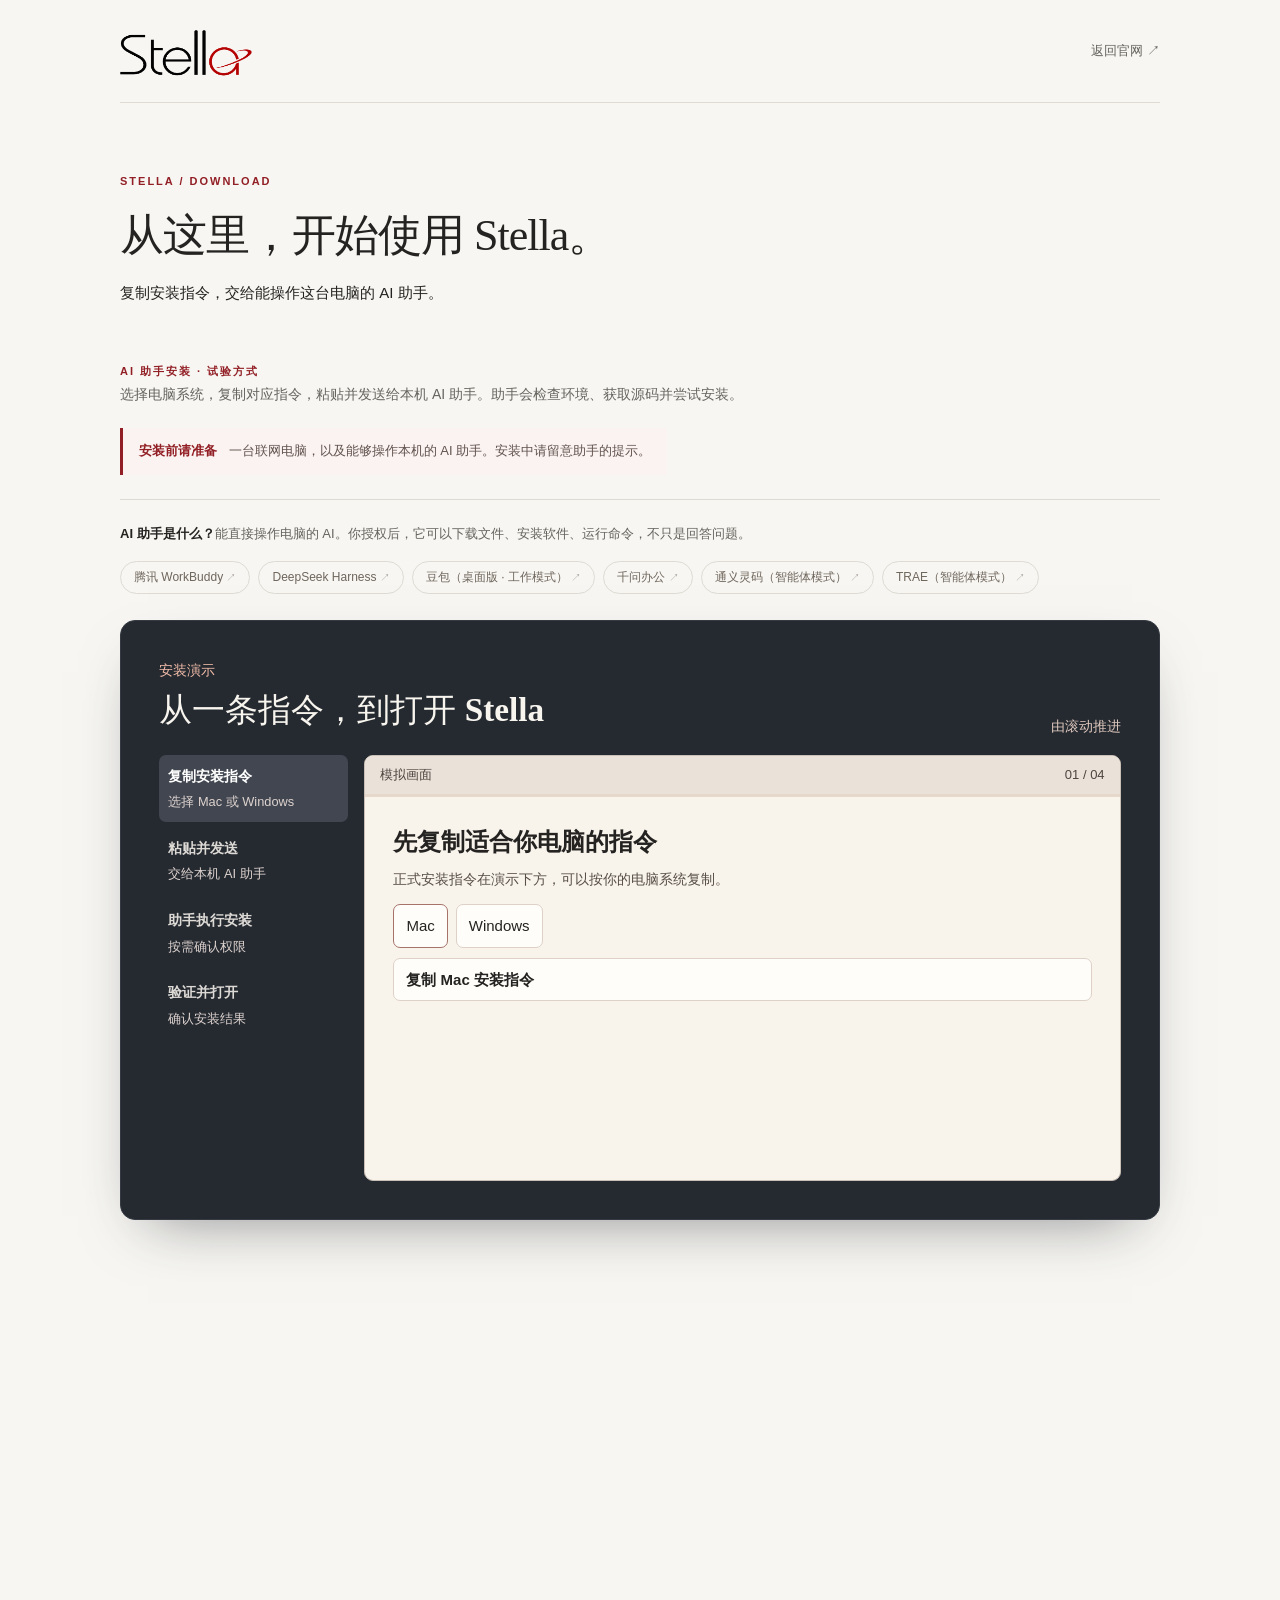
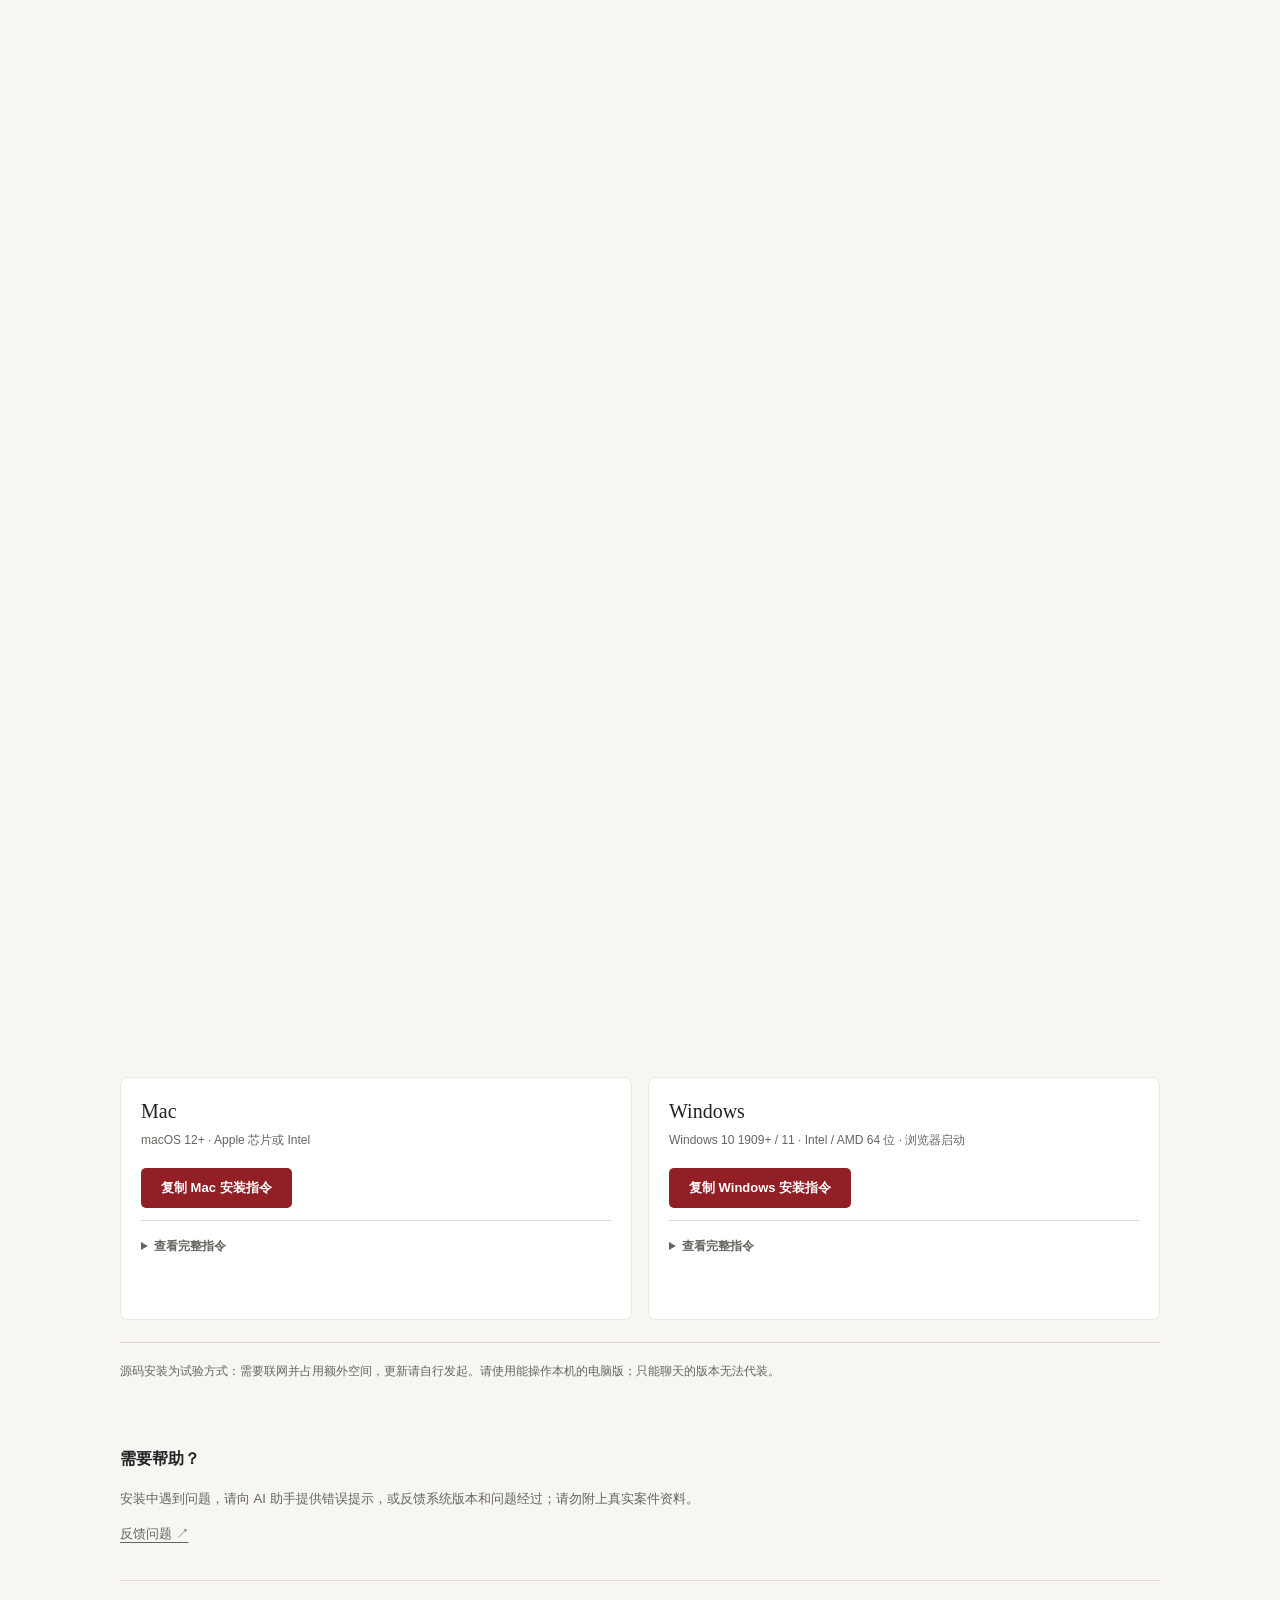
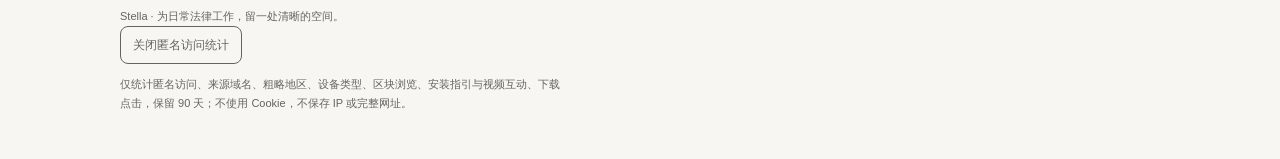
<file: docs/download.html>
<!doctype html><html lang="zh-CN"><head><meta charset="utf-8"><script>if(new URLSearchParams(location.search).get("embedded")==="1")document.documentElement.classList.add("embedded-guide");</script><meta name="viewport" content="width=device-width, initial-scale=1"><title>下载与安装 · Stella</title><meta name="description" content="复制适合电脑系统的安装指令，让 AI 助手从源码安装 Stella。"><link rel="stylesheet" href="download-guide-20261024.css"><link rel="stylesheet" href="analytics-20261021.css"><script defer src="analytics-20261031.js?v=20261112"></script><link rel="stylesheet" href="source-install.css?v=20261122"><link rel="stylesheet" href="windows-beta-20261031.css?v=20261031"><script defer src="source-install.js?v=20261105"></script><link rel="stylesheet" href="install-walkthrough.css?v=1"><script defer src="scroll-preview.js?v=1"></script><script defer src="install-walkthrough.js?v=scroll-2"></script><script defer src="windows-beta-20261031.js?v=20261031"></script><link rel="stylesheet" href="typography-20261104.css">
</head><body><header><a class="brand" href="index.html"><img src="assets/stella-brand.svg" alt="Stella" width="132" height="50"></a><a href="index.html">返回官网 ↗</a></header><main><section id="download"><div class="intro"><p class="eyebrow">STELLA / DOWNLOAD</p><h1 id="agent-title">从这里，开始使用 Stella。</h1><p>复制安装指令，交给能操作这台电脑的 AI 助手。</p><aside class="beta-notice" data-windows-beta hidden aria-labelledby="beta-notice-title"><p class="eyebrow">重要提示 / RELEASE STATUS</p><h2 id="beta-notice-title">Windows 版本仍在开发中，现为测试版。</h2><ul><li><strong>部分组件按需安装。</strong>首次启动只下载运行所需的依赖。法院浏览器自动化等功能需要另行准备组件。</li><li><strong>部分功能可能不可用：</strong>安装完成后，个别依赖组件可能无法正常安装、无法启动，导致对应功能无法正常使用。</li><li><strong>建议：</strong>如无 Windows 环境的特殊需要，日常使用请优先选择 Mac 版；试用 Windows 版时请在升级前备份重要资料。</li></ul><p class="beta-notice-link"><a href="#source-prompt-windows">查看 Windows 安装指令 ↗</a> · <a href="https://github.com/liu-zongjin/stella-downloads/issues/new">反馈使用中的问题 ↗</a></p></aside></div><section class="source-agent" id="agent-install" aria-labelledby="agent-title"><div class="source-intro"><span class="eyebrow">AI 助手安装 · 试验方式</span><p class="source-lead">选择电脑系统，复制对应指令，粘贴并发送给本机 AI 助手。助手会检查环境、获取源码并尝试安装。</p><p class="source-benefit"><strong>安装前请准备</strong> 一台联网电脑，以及能够操作本机的 AI 助手。安装中请留意助手的提示。</p></div><div class="source-def"><p><strong>AI 助手是什么？</strong>能直接操作电脑的 AI。你授权后，它可以下载文件、安装软件、运行命令，不只是回答问题。</p><div class="source-chips" aria-label="可用的 AI 助手"><a href="https://www.workbuddy.cn/" target="_blank" rel="noopener noreferrer">腾讯 WorkBuddy <span aria-hidden="true">↗</span></a><a href="https://www.deepseek.com/harness/" target="_blank" rel="noopener noreferrer">DeepSeek Harness <span aria-hidden="true">↗</span></a><a href="https://www.doubao.com/download" target="_blank" rel="noopener noreferrer">豆包（桌面版 · 工作模式） <span aria-hidden="true">↗</span></a><a href="https://qwenwork.cn/" target="_blank" rel="noopener noreferrer">千问办公 <span aria-hidden="true">↗</span></a><a href="https://lingma.aliyun.com/download" target="_blank" rel="noopener noreferrer">通义灵码（智能体模式） <span aria-hidden="true">↗</span></a><a href="https://www.trae.cn/" target="_blank" rel="noopener noreferrer">TRAE（智能体模式） <span aria-hidden="true">↗</span></a></div></div><section class="walkthrough" aria-label="安装演示" data-walkthrough>
  <div class="walk-fallback">
    <h3>从一条指令，到打开 Stella</h3>
    <p>以下是安装流程。实际指令可在下方按电脑系统复制。</p>
    <ol>
      <li><strong>复制安装指令。</strong>选择 Mac 或 Windows。</li>
      <li><strong>粘贴并发送。</strong>打开本机 AI 助手的工作或智能体模式。</li>
      <li><strong>查看安装进度。</strong>按需要确认权限或依赖安装。</li>
      <li><strong>验证并打开。</strong>确认助手已在你的电脑上完成安装验证。</li>
    </ol>
  </div>
</section><div class="source-cards"><div class="source-card"><h3>Mac</h3><p>macOS 12+ · Apple 芯片或 Intel</p><details class="source-prompt"><summary>查看完整指令</summary><textarea id="source-prompt-mac" readonly aria-label="Mac AI 安装指令">请在这台 Mac 上安装 Stella 源码版。源码仓库是 https://github.com/liu-zongjin/apex-legal-os。先检查本机环境和已有 Stella 安装，选择有写入权限的全新长期保存目录。优先从 GitHub 的 main 分支使用 --depth 1 --single-branch --branch main 浅克隆。若直连过慢或失败，可尝试第三方加速地址 https://ghfast.top/https://github.com/liu-zongjin/apex-legal-os.git，仅用于本次下载。记录实际线路和提交号，通过 GitHub 直连或 Stella 官方可信渠道独立核对 main 的提交号；若无法核对或结果不一致，请停止执行下载的安装脚本并说明原因。不要修改全局 Git、代理或系统安全设置。

获取源码后，先阅读仓库中的平台部署文档，按文档检查、安装、诊断并编译。Python 依赖下载慢或失败时，可仅对安装进程临时使用清华 PyPI 镜像 https://mirrors.tuna.tsinghua.edu.cn/pypi/web/simple，不修改全局配置。

若 Playwright Chromium 下载失败或长时间无进展，先运行项目虚拟环境的 python -m playwright install --dry-run chromium，检查实际版本和路径。对于 Playwright 1.64.0，可启动只监听 127.0.0.1 的临时 HTTP 重定向服务，将 /builds/cft/ 后的路径映射到 https://cdn.npmmirror.com/binaries/chrome-for-testing/，将 /builds/ffmpeg/ 和 /builds/winldd/ 后的路径分别映射到 https://cdn.npmmirror.com/binaries/playwright/builds/ffmpeg/ 和 https://cdn.npmmirror.com/binaries/playwright/builds/winldd/。对安装进程临时设置 PLAYWRIGHT_DOWNLOAD_HOST 为该本地服务地址，重新执行部署文档的 install 步骤，让 Playwright 下载和安装对应版本；完成后停止临时服务。其他版本先核对实际路径和镜像内容，无法验证或安装失败时报告具体原因。用项目虚拟环境验证 Chromium 能启动并正常关闭。

保留已有 Stella 安装和所有资料，不要覆盖、重置或删除已有源码、数据库、附件、浏览器资料或设置。目标目录、应用或快捷方式已存在时先检查并保留；端口被占用时确认占用者，不要结束不明进程。需要安装系统软件、权限或重启时说明原因。最后报告源码提交号、下载线路、验证结果和实际错误；未验证成功时不要说已经安装完成。

Mac 请阅读 docs/MACOS_SOURCE_DEPLOYMENT.md。检查 macOS、芯片架构、Python 3.12 和 Apple 命令行开发工具。先在独立候选应用路径及新的临时空白资料目录验证，不覆盖现有应用或资料。确认窗口和首页显示，检查案件管理、自动化立案及法院服务入口；通过应用菜单退出，确认后台进程结束及 18866 端口释放，再重新打开确认测试资料保留。首次正式安装按文档创建持久应用入口；若已有源码版，按文档的源码更新流程处理。</textarea></details><button class="source-copy" type="button" data-copy-prompt="source-prompt-mac">复制 Mac 安装指令</button><span class="source-copy-status" aria-live="polite"></span></div><div class="source-card"><h3>Windows</h3><p>Windows 10 1909+ / 11 · Intel / AMD 64 位 · 浏览器启动</p><details class="source-prompt"><summary>查看完整指令</summary><textarea id="source-prompt-windows" readonly aria-label="Windows AI 安装指令">请在这台 Windows 电脑上用浏览器模式安装 Stella 源码版。源码仓库是 https://github.com/liu-zongjin/apex-legal-os。先检查本机环境和已有 Stella 安装。首次安装时选择用户可写的长期保存目录。优先从 GitHub 的 main 分支使用 --depth 1 --single-branch --branch main 浅克隆。若直连过慢或失败，可尝试第三方加速地址 https://ghfast.top/https://github.com/liu-zongjin/apex-legal-os.git，仅用于本次下载。记录实际线路和提交号，通过 GitHub 直连或 Stella 官方可信渠道独立核对 main 的提交号；若无法核对或结果不一致，请停止执行下载的安装脚本并说明原因。不要修改全局 Git、代理或系统安全设置。

阅读 docs/WINDOWS_SOURCE_DEPLOYMENT.md。检查 Windows 版本、64 位架构、Git 与 Python 3.12 x64。在已核实的源码根目录运行 powershell -NoProfile -ExecutionPolicy Bypass -File .\scripts\windows\source-install.ps1 -Action quick。如果当前源码没有 quick，请先核对并更新官方源码版本。默认模式无需 Rust、Microsoft C++ 构建工具、WebView2 Runtime，也无需先下载法院自动化 Chromium。Python 依赖下载慢或失败时，可仅对安装进程临时使用清华 PyPI 镜像 https://mirrors.tuna.tsinghua.edu.cn/pypi/web/simple，不修改全局配置。

验证桌面的 Stella Source (Browser) 快捷方式能启动本机服务并在浏览器显示 http://127.0.0.1:18865/ 的实际工作台。用 Ctrl+C 正常退出并确认端口释放，重新打开确认资料保留。只有实际需要法院浏览器自动化时，才按部署文档运行 install-browser。

保留现有安装、数据库、附件和设置。发现已有浏览器模式时，按源码更新步骤处理，保留旧入口并验证候选版本。遇到同名快捷方式或端口占用时先核实来源。最后报告提交号、实际验证情况和发生的错误。</textarea></details><button class="source-copy" type="button" data-copy-prompt="source-prompt-windows">复制 Windows 安装指令</button><span class="source-copy-status" aria-live="polite"></span></div></div><p class="source-footnote">源码安装为试验方式：需要联网并占用额外空间，更新请自行发起。请使用能操作本机的电脑版；只能聊天的版本无法代装。</p></section><aside class="support"><h3>需要帮助？</h3><p>安装中遇到问题，请向 AI 助手提供错误提示，或反馈系统版本和问题经过；请勿附上真实案件资料。</p><a href="https://github.com/liu-zongjin/stella-downloads/issues/new">反馈问题 ↗</a></aside></section></main><footer><a href="index.html">Stella · 为日常法律工作，留一处清晰的空间。</a><button id="analytics-toggle" class="analytics-toggle" type="button" aria-pressed="false">关闭匿名访问统计</button><p id="analytics-note">本站使用匿名访问统计，不使用 Cookie，仅记录访问与安装指引、视频互动；可随时关闭。</p></footer></body></html>
</file>
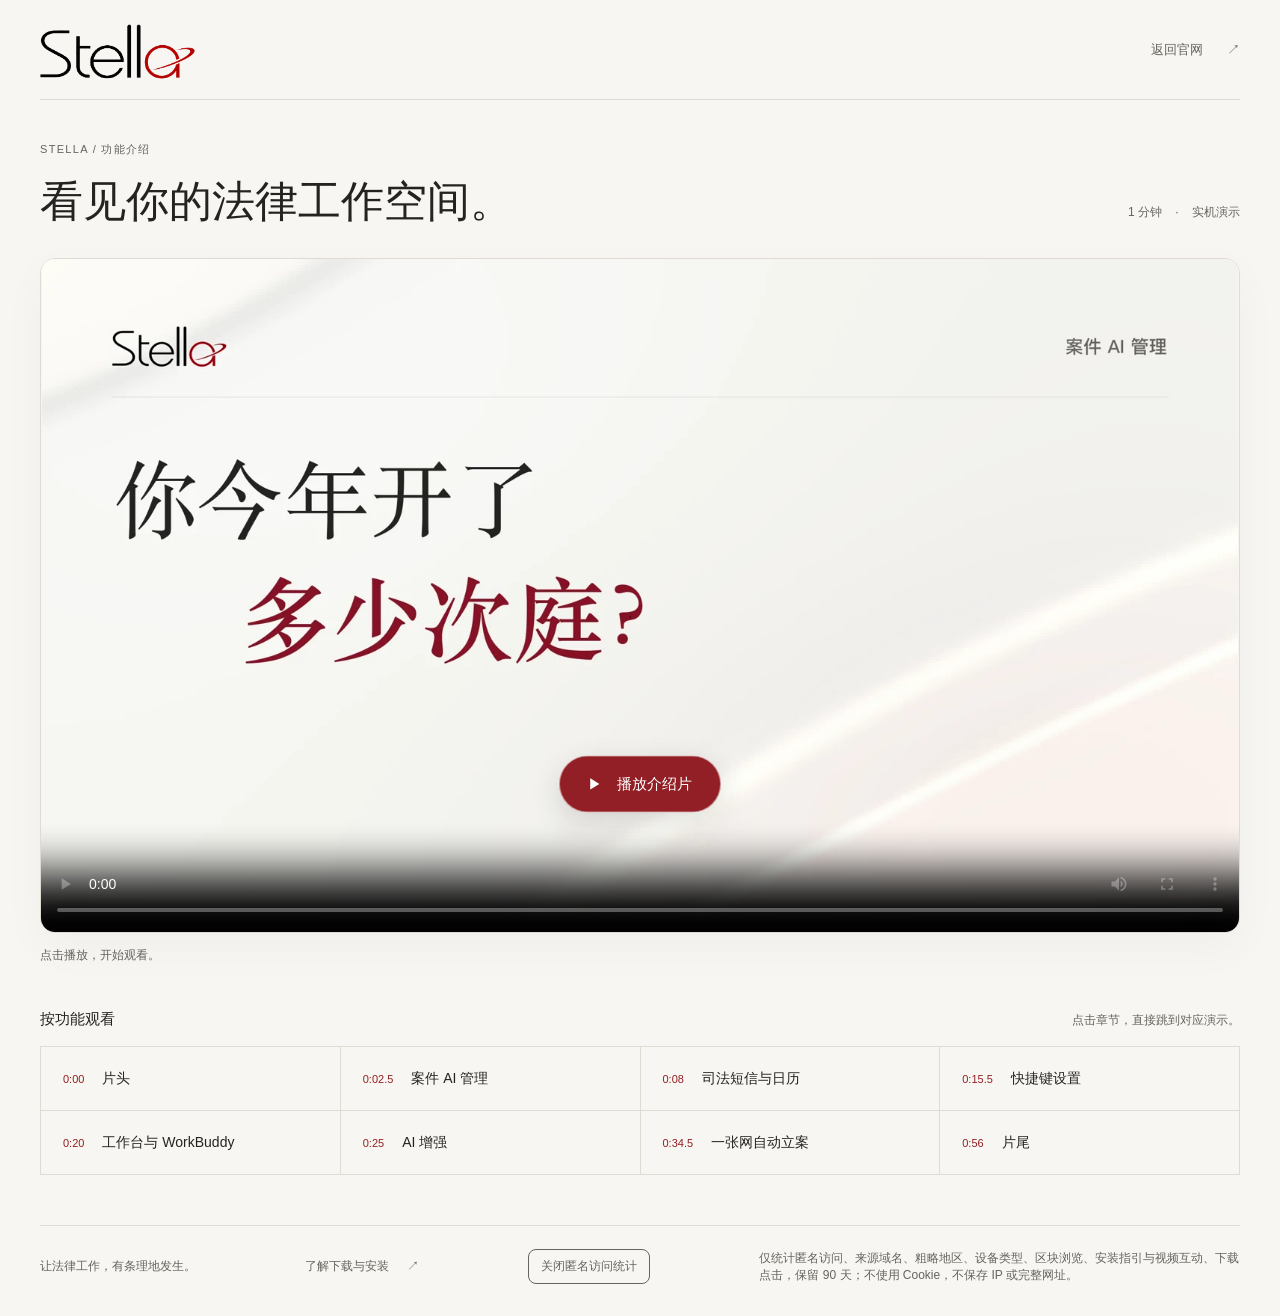
<file: docs/watch.html>
<!doctype html>
<html lang="zh-CN"><head>
<meta charset="utf-8"><meta name="viewport" content="width=device-width,initial-scale=1">
<title>Stella 法律操作系统 · 功能介绍视频</title>
<meta name="description" content="用一分钟，了解 Stella 的案件 AI 管理、司法短信与日历、AI 增强和一张网自动立案。">
<meta name="theme-color" content="#f7f6f2">
<link rel="canonical" href="https://liu-zongjin.github.io/stella-downloads/watch.html">
<meta property="og:title" content="Stella 法律操作系统 · 功能介绍">
<meta property="og:description" content="一分钟看见你的法律工作空间。">
<meta property="og:image" content="https://liu-zongjin.github.io/stella-downloads/media/stella-introduction-20261126-poster.webp">
<meta property="og:type" content="video.other"><meta property="og:video" content="https://liu-zongjin.github.io/stella-downloads/media/stella-introduction-20261126.mp4"><meta property="og:video:type" content="video/mp4">
<link rel="stylesheet" href="watch.css?v=20261126"><script defer src="watch.js?v=20261028"></script><link rel="stylesheet" href="analytics-20261021.css"><script defer src="analytics-20261031.js?v=20261112"></script>
<link rel="stylesheet" href="typography-20261104.css">
</head><body>
<a class="skip" href="#film">跳至视频</a>
<header class="masthead"><a class="brand" href="./" aria-label="Stella 官网首页"><img src="assets/stella-brand.svg" alt="Stella" width="155" height="60"></a><a class="home" href="./">返回官网 <span aria-hidden="true">↗</span></a></header>
<main class="wrap"><section class="intro" aria-labelledby="title"><p class="eyebrow">STELLA / 功能介绍</p><div class="heading"><h1 id="title">看见你的法律工作空间。</h1><p>1 分钟 <span aria-hidden="true">·</span> 实机演示</p></div></section>
<section id="film" aria-label="Stella 介绍片" class="film"><div class="player-wrap"><video id="player" controls playsinline preload="metadata" poster="media/stella-introduction-20261126-poster.webp" aria-label="Stella 法律操作系统功能介绍，时长1分钟"><source src="media/stella-introduction-20261126.mp4" type="video/mp4"><track kind="chapters" src="media/stella-introduction-chapters.vtt" srclang="zh-CN" label="章节"><p>当前浏览器无法播放视频，请<a href="media/stella-introduction-20261126.mp4">打开视频文件</a>。</p></video><button id="start" class="start" type="button" aria-label="播放 Stella 介绍片"><span aria-hidden="true">▶</span><span id="start-label">播放介绍片</span></button></div><div class="film-meta"><p id="play-status" role="status" aria-live="polite"></p></div></section>
<section class="chapters" id="chapters" aria-labelledby="chapters-title"><div class="chapter-heading"><h2 id="chapters-title">按功能观看</h2><p>点击章节，直接跳到对应演示。</p></div><div class="chapter-grid">
<button class="chapter" type="button" data-seek="0"><span>0:00</span>片头</button>
<button class="chapter" type="button" data-seek="2.5"><span>0:02.5</span>案件 AI 管理</button>
<button class="chapter" type="button" data-seek="8"><span>0:08</span>司法短信与日历</button>
<button class="chapter" type="button" data-seek="15.5"><span>0:15.5</span>快捷键设置</button>
<button class="chapter" type="button" data-seek="20"><span>0:20</span>工作台与 WorkBuddy</button>
<button class="chapter" type="button" data-seek="25"><span>0:25</span>AI 增强</button>
<button class="chapter" type="button" data-seek="34.5"><span>0:34.5</span>一张网自动立案</button>
<button class="chapter" type="button" data-seek="56"><span>0:56</span>片尾</button></div></section>
<footer><p>让法律工作，有条理地发生。</p><a href="download.html">了解下载与安装 <span aria-hidden="true">↗</span></a><button type="button" id="analytics-toggle" class="analytics-toggle" aria-pressed="false">关闭匿名访问统计</button><p id="analytics-note">本站使用匿名访问统计，不使用 Cookie，仅记录访问与视频互动；可随时关闭。</p></footer>
</main></body></html>
</file>
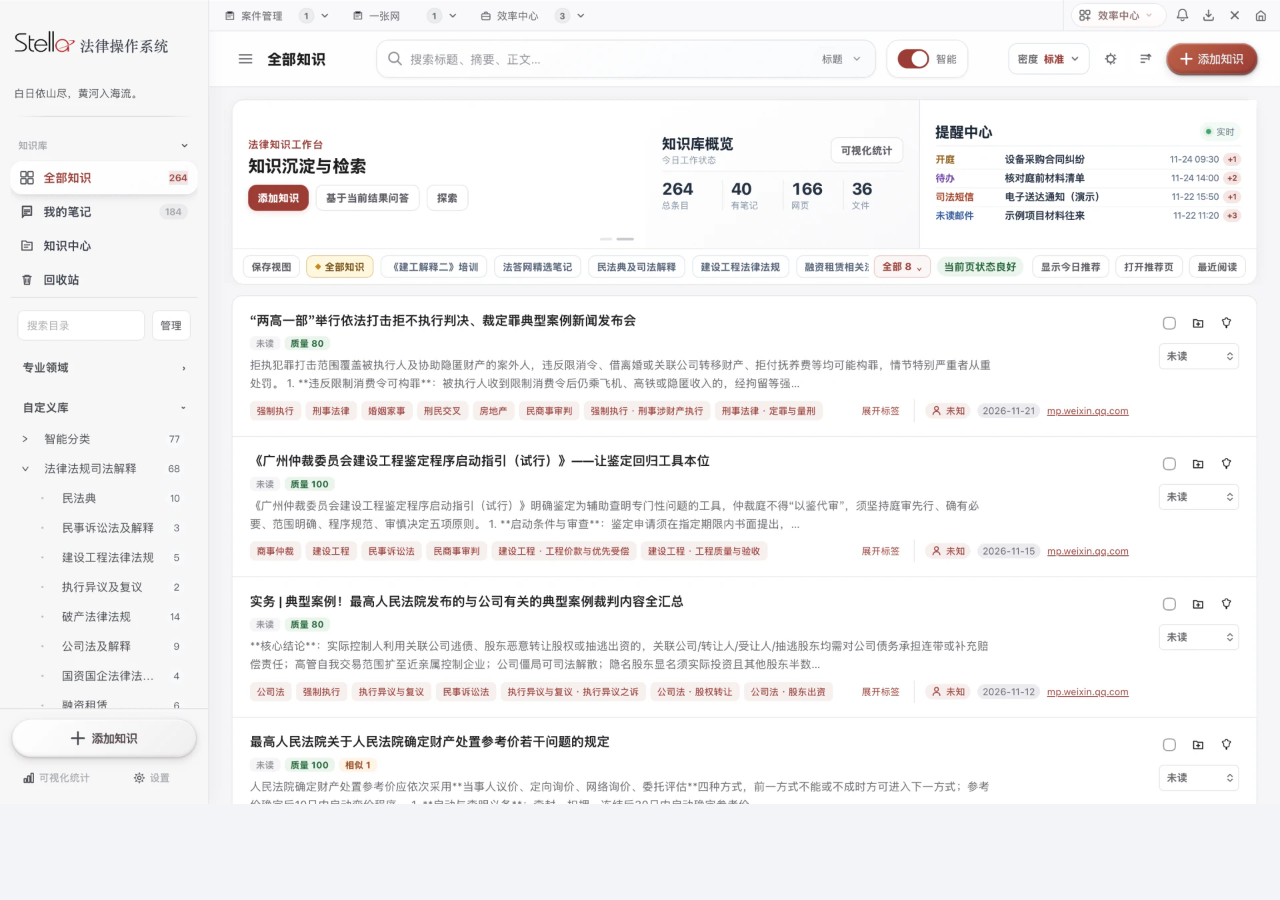
<file: docs/workbench-canvas.html>
<!doctype html>
<html lang="zh-CN">
<head>
<meta charset="utf-8">
<meta name="viewport" content="width=device-width, initial-scale=1">
<title>Stella 双工作台演示</title>
<link rel="stylesheet" href="workbench-menu.css?v=1">
<link rel="stylesheet" href="workbench-canvas.css?v=20261126">
<script defer src="workbench-canvas.js?v=20261126"></script>
</head>
<body>
  <main class="workbench-app" aria-label="Stella 首页演示">
    <img class="workbench-base" src="assets/workbench-frames/full-knowledge-white.webp" width="1920" height="1206"
         alt="Stella 实机首页。左侧是知识库导航，上方为搜索和效率中心，工作台旁是提醒中心，下方是知识条目。">
    <div class="workbench-toolbar">
    <div class="tab-bar-actions" aria-hidden="true" inert>
<div class="assist-island-anchor">
        <div class="assist-island-shell show-trigger" aria-expanded="false">
          <button class="assist-island-trigger" type="button" aria-haspopup="menu" aria-expanded="true" aria-controls="tools-popup" tabindex="-1">
            <span class="assist-island-icon" aria-hidden="true">
              <svg width="15" height="15" viewBox="0 0 16 16" fill="none">
                <rect x="2" y="2" width="5" height="5" rx="1.4" stroke="currentColor" stroke-width="1.35"></rect>
                <rect x="9" y="2" width="5" height="5" rx="1.4" stroke="currentColor" stroke-width="1.35"></rect>
                <rect x="2" y="9" width="5" height="5" rx="1.4" stroke="currentColor" stroke-width="1.35"></rect>
                <path d="M11.5 9v5M9 11.5h5" stroke="currentColor" stroke-width="1.35" stroke-linecap="round"></path>
              </svg>
            </span>
            <span>效率中心</span>
            <svg class="assist-island-chevron" width="11" height="11" viewBox="0 0 11 11" fill="none" aria-hidden="true"><path d="M3.2 4.2l2.3 2.3 2.3-2.3" stroke="currentColor" stroke-width="1.35" stroke-linecap="round" stroke-linejoin="round"></path></svg>
          </button>
          <div class="tools-popup" id="tools-popup" aria-hidden="true" role="menu" aria-label="效率中心">
          <div class="workbench-menu-content">
            <div class="tools-popup-mobile-head">
              <div><strong>效率中心</strong><span>案件、文书、AI、工具与邮件</span></div>
              <button type="button" aria-label="关闭效率中心" tabindex="-1">✕</button>
            </div>
            <div class="tools-popup-head">
              <div class="tools-popup-heading"><strong>效率中心</strong><small>案件、文书、AI、工具与邮件</small></div>
              <div class="tools-popup-edit-actions" id="tools-popup-edit-actions">
    <button class="tools-popup-edit-btn" type="button" aria-label="编辑效率中心入口" title="编辑入口" tabindex="-1">
      <svg width="16" height="16" viewBox="0 0 20 20" fill="none" aria-hidden="true"><path d="M4.2 14.9l.7-3.1L13.7 3a1.6 1.6 0 012.3 2.3l-8.8 8.8-3 .8z" stroke="currentColor" stroke-width="1.6" stroke-linecap="round" stroke-linejoin="round"></path><path d="M12.5 4.3l3.2 3.2" stroke="currentColor" stroke-width="1.6" stroke-linecap="round"></path></svg>
    </button>
  </div>
              <button class="tools-popup-close-mobile" type="button" aria-label="关闭效率中心" tabindex="-1">✕</button>
            </div>
            <nav class="tools-popup-categories" id="tools-popup-categories" aria-label="工具分组"><button type="button" tabindex="-1">案件</button><button type="button" tabindex="-1">文书</button><button type="button" tabindex="-1">AI</button><button type="button" tabindex="-1">工具</button><button type="button" tabindex="-1">邮件</button></nav>
            <div id="tools-popup-list"><div class="tools-popup-groups">
      <section class="tools-popup-group" data-tools-group="case">
        <div class="tools-popup-col-title">案件</div>
        <div class="tools-popup-group-list">

          <button class="tools-popup-item" data-tool-id="case_manager" type="button" role="menuitem" title="案件与提醒" tabindex="-1">

            <span class="tools-popup-item-icon"><svg width="18" height="18" viewBox="0 0 18 18" fill="none"><path d="M3 4h12v11H3z" stroke="currentColor" stroke-width="1.4"></path><path d="M6 2.5h6V5H6zM6 8h6M6 11h4" stroke="currentColor" stroke-width="1.4" stroke-linecap="round"></path></svg></span>
            <span class="tools-popup-item-body">
              <strong>案件管理</strong>
              <small>案件与提醒</small>
            </span>
          </button>

          <button class="tools-popup-item" data-tool-id="court_directory" type="button" role="menuitem" title="法院、部门与承办人" tabindex="-1">

            <span class="tools-popup-item-icon"><svg width="18" height="18" viewBox="0 0 18 18" fill="none"><path d="M3 3.5h12v11H3zM6 3.5V2h6v1.5M5.5 8h7M5.5 11h4" stroke="currentColor" stroke-width="1.4" stroke-linecap="round" stroke-linejoin="round"></path><path d="M13 12.5l1.8 1.8" stroke="currentColor" stroke-width="1.4" stroke-linecap="round"></path></svg></span>
            <span class="tools-popup-item-body">
              <strong>法院通讯录</strong>
              <small>法院、部门与承办人</small>
            </span>
          </button>

          <button class="tools-popup-item" data-tool-id="court_online_service" type="button" role="menuitem" title="官网消息与电子送达" tabindex="-1">

            <span class="tools-popup-item-icon"><svg width="18" height="18" viewBox="0 0 18 18" fill="none"><path d="M3 3.5h12v11H3zM6 3.5V2h6v1.5M5.5 8h7M5.5 11h4" stroke="currentColor" stroke-width="1.4" stroke-linecap="round" stroke-linejoin="round"></path><path d="M13 12.5l1.8 1.8" stroke="currentColor" stroke-width="1.4" stroke-linecap="round"></path></svg></span>
            <span class="tools-popup-item-body">
              <strong>一张网</strong>
              <small>官网消息与电子送达</small>
            </span>
          </button>

          <button class="tools-popup-item" data-tool-id="automated_filing" type="button" role="menuitem" title="扫描材料并可视化填报" tabindex="-1">

            <span class="tools-popup-item-icon"><svg width="18" height="18" viewBox="0 0 18 18" fill="none"><path d="M3 4h12v10H3zM6 2.5h6V4H6zM5.5 8h7M5.5 11h4.5" stroke="currentColor" stroke-width="1.4" stroke-linecap="round" stroke-linejoin="round"></path><path d="M13.6 12.4l1.5 1.5" stroke="currentColor" stroke-width="1.4" stroke-linecap="round"></path></svg></span>
            <span class="tools-popup-item-body">
              <strong>自动化立案</strong>
              <small>扫描材料并可视化填报</small>
            </span>
          </button>

          <button class="tools-popup-item" data-tool-id="case_workflows" type="button" role="menuitem" title="证据 事实 时间轴" tabindex="-1">

            <span class="tools-popup-item-icon"><svg width="18" height="18" viewBox="0 0 18 18" fill="none"><path d="M3 4h12v11H3z" stroke="currentColor" stroke-width="1.4"></path><path d="M6 2.5h6V5H6zM6 8h6M6 11h4" stroke="currentColor" stroke-width="1.4" stroke-linecap="round"></path></svg></span>
            <span class="tools-popup-item-body">
              <strong>办案工作台</strong>
              <small>证据 事实 时间轴</small>
            </span>
          </button>

          <button class="tools-popup-item" data-tool-id="case_archive" type="button" role="menuitem" title="整理材料、核对目录并生成电子案卷" tabindex="-1">

            <span class="tools-popup-item-icon"><svg width="18" height="18" viewBox="0 0 18 18" fill="none"><path d="M3 4h12v11H3z" stroke="currentColor" stroke-width="1.4"></path><path d="M6 2.5h6V5H6zM6 8h6M6 11h4" stroke="currentColor" stroke-width="1.4" stroke-linecap="round"></path></svg></span>
            <span class="tools-popup-item-body">
              <strong>案卷归档工作台</strong>
              <small>整理材料、核对目录并生成电子案卷</small>
            </span>
          </button>

          <button class="tools-popup-item" data-tool-id="team_expenses" type="button" role="menuitem" title="团队收支与备用金" tabindex="-1">

            <span class="tools-popup-item-icon"><svg width="18" height="18" viewBox="0 0 16 16" fill="none"><path d="M2.5 4.4h11v9.1h-11z" stroke="currentColor" stroke-width="1.4"></path><path d="M5.3 2.4h5.4v2h-5.4zM5.1 8h5.8M5.1 10.9h3.8" stroke="currentColor" stroke-width="1.3" stroke-linecap="round"></path></svg></span>
            <span class="tools-popup-item-body">
              <strong>团队费用管理</strong>
              <small>团队收支与备用金</small>
            </span>
          </button>

          <button class="tools-popup-item" data-tool-id="case_research" type="button" role="menuitem" title="台账与问答" tabindex="-1">

            <span class="tools-popup-item-icon"><svg width="18" height="18" viewBox="0 0 18 18" fill="none"><path d="M2.8 4.2h4l1.3 1.5h7.1v8.1H2.8z" stroke="currentColor" stroke-width="1.4" stroke-linejoin="round"></path><path d="M6 9h4.2M6 11.6h2.7" stroke="currentColor" stroke-width="1.4" stroke-linecap="round"></path><circle cx="12.3" cy="10.3" r="1.9" stroke="currentColor" stroke-width="1.25"></circle><path d="M13.7 11.7l1.5 1.5" stroke="currentColor" stroke-width="1.25" stroke-linecap="round"></path></svg></span>
            <span class="tools-popup-item-body">
              <strong>案件研究</strong>
              <small>台账与问答</small>
            </span>
          </button>

          <button class="tools-popup-item" data-tool-id="fada" type="button" role="menuitem" title="精选答问" tabindex="-1">

            <span class="tools-popup-item-icon"><svg width="18" height="18" viewBox="0 0 16 16" fill="none"><path d="M9 3.5c0 1.5-1.5 2-2 2.5v.5" stroke="currentColor" stroke-width="1.4" stroke-linecap="round"></path><path d="M8 6.5c3 0 5 1.5 5 3.5" stroke="currentColor" stroke-width="1.4" stroke-linecap="round"></path><circle cx="8" cy="12" r="1" fill="currentColor"></circle></svg></span>
            <span class="tools-popup-item-body">
              <strong>法答网</strong>
              <small>精选答问</small>
            </span>
          </button>

        </div>
      </section>

      <section class="tools-popup-group" data-tools-group="document">
        <div class="tools-popup-col-title">文书</div>
        <div class="tools-popup-group-list">

          <button class="tools-popup-item" data-tool-id="suohan" type="button" role="menuitem" title="常用函件" tabindex="-1">

            <span class="tools-popup-item-icon"><svg width="18" height="18" viewBox="0 0 16 16" fill="none"><path d="M3 2h7l3 3v9a1 1 0 01-1 1H3a1 1 0 01-1-1V3a1 1 0 011-1z" stroke="currentColor" stroke-width="1.4"></path><path d="M10 2v3h3M5 7h6M5 10h5" stroke="currentColor" stroke-width="1.4" stroke-linecap="round"></path></svg></span>
            <span class="tools-popup-item-body">
              <strong>所函</strong>
              <small>常用函件</small>
            </span>
          </button>

          <button class="tools-popup-item" data-tool-id="rep_identity" type="button" role="menuitem" title="主体材料" tabindex="-1">

            <span class="tools-popup-item-icon"><svg width="18" height="18" viewBox="0 0 16 16" fill="none"><circle cx="8" cy="6" r="3" stroke="currentColor" stroke-width="1.4"></circle><path d="M3 14c0-2.5 2-4 5-4s5 1.5 5 4" stroke="currentColor" stroke-width="1.4"></path></svg></span>
            <span class="tools-popup-item-body">
              <strong>法定代表人的证明书</strong>
              <small>主体材料</small>
            </span>
          </button>

          <button class="tools-popup-item" data-tool-id="power_attorney" type="button" role="menuitem" title="文书生成" tabindex="-1">

            <span class="tools-popup-item-icon"><svg width="18" height="18" viewBox="0 0 16 16" fill="none"><path d="M3 2h7l3 3v9a1 1 0 01-1 1H3a1 1 0 01-1-1V3a1 1 0 011-1z" stroke="currentColor" stroke-width="1.4"></path><path d="M10 2v3h3M5 7h6M5 10h5" stroke="currentColor" stroke-width="1.4" stroke-linecap="round"></path></svg></span>
            <span class="tools-popup-item-body">
              <strong>授权委托书</strong>
              <small>文书生成</small>
            </span>
          </button>

          <button class="tools-popup-item" data-tool-id="document_bundle" type="button" role="menuitem" title="一键生成全套文书" tabindex="-1">

            <span class="tools-popup-item-icon"><svg width="18" height="18" viewBox="0 0 16 16" fill="none"><path d="M3 2h7l3 3v9a1 1 0 01-1 1H3a1 1 0 01-1-1V3a1 1 0 011-1z" stroke="currentColor" stroke-width="1.4"></path><path d="M10 2v3h3M5 7h6M5 10h5" stroke="currentColor" stroke-width="1.4" stroke-linecap="round"></path></svg></span>
            <span class="tools-popup-item-body">
              <strong>文书合集</strong>
              <small>一键生成全套文书</small>
            </span>
          </button>

          <button class="tools-popup-item" data-tool-id="business_approval" type="button" role="menuitem" title="立项审批文书" tabindex="-1">

            <span class="tools-popup-item-icon"><svg width="18" height="18" viewBox="0 0 16 16" fill="none"><path d="M3 2h7l3 3v9a1 1 0 01-1 1H3a1 1 0 01-1-1V3a1 1 0 011-1z" stroke="currentColor" stroke-width="1.4"></path><path d="M10 2v3h3M5 7h6M5 10h5" stroke="currentColor" stroke-width="1.4" stroke-linecap="round"></path></svg></span>
            <span class="tools-popup-item-body">
              <strong>业务审批表</strong>
              <small>立项审批文书</small>
            </span>
          </button>

          <button class="tools-popup-item" data-tool-id="quick_approval" type="button" role="menuitem" title="上传文书并自动审批" tabindex="-1">

            <span class="tools-popup-item-icon"><svg width="18" height="18" viewBox="0 0 16 16" fill="none"><path d="M3 2h7l3 3v9a1 1 0 01-1 1H3a1 1 0 01-1-1V3a1 1 0 011-1z" stroke="currentColor" stroke-width="1.4"></path><path d="M10 2v3h3M5 7h6M5 10h5" stroke="currentColor" stroke-width="1.4" stroke-linecap="round"></path></svg></span>
            <span class="tools-popup-item-body">
              <strong>快速报批</strong>
              <small>上传文书并自动审批</small>
            </span>
          </button>

        </div>
      </section>

      <section class="tools-popup-group" data-tools-group="ai">
        <div class="tools-popup-col-title">AI</div>
        <div class="tools-popup-group-list">

          <button class="tools-popup-item" data-tool-id="ai_ask" type="button" role="menuitem" title="全库检索" tabindex="-1">

            <span class="tools-popup-item-icon"><span class="ai-wordmark" aria-hidden="true">AI</span></span>
            <span class="tools-popup-item-body">
              <strong>AI增强</strong>
              <small>全库检索</small>
            </span>
          </button>

          <button class="tools-popup-item" data-tool-id="case_ai" type="button" role="menuitem" title="全部案件与一张网资料" tabindex="-1">

            <span class="tools-popup-item-icon"><span class="ai-wordmark" aria-hidden="true">AI</span></span>
            <span class="tools-popup-item-body">
              <strong>案件 AI 管理</strong>
              <small>全部案件与一张网资料</small>
            </span>
          </button>

        </div>
      </section>

      <section class="tools-popup-group" data-tools-group="tool">
        <div class="tools-popup-col-title">工具</div>
        <div class="tools-popup-group-list">

          <button class="tools-popup-item" data-tool-id="interest" type="button" role="menuitem" title="利息及费用计算" tabindex="-1">

            <span class="tools-popup-item-icon"><svg width="18" height="18" viewBox="0 0 16 16" fill="none"><rect x="2" y="2" width="12" height="12" rx="2" stroke="currentColor" stroke-width="1.4"></rect><path d="M5 8h6M8 5v6" stroke="currentColor" stroke-width="1.4" stroke-linecap="round"></path></svg></span>
            <span class="tools-popup-item-body">
              <strong>计算工具</strong>
              <small>利息及费用计算</small>
            </span>
          </button>

          <button class="tools-popup-item" data-tool-id="mingsi_meeting" type="button" role="menuitem" title="明思会议室申请" tabindex="-1">

            <span class="tools-popup-item-icon"><svg width="18" height="18" viewBox="0 0 18 18" fill="none"><rect x="3" y="4" width="12" height="11" rx="1.6" stroke="currentColor" stroke-width="1.4"></rect><path d="M6 2.5v3M12 2.5v3M3 7.5h12M6.2 10.5h2.2M6.2 12.8h5.5" stroke="currentColor" stroke-width="1.35" stroke-linecap="round"></path></svg></span>
            <span class="tools-popup-item-body">
              <strong>会议室预定</strong>
              <small>明思会议室申请</small>
            </span>
          </button>

          <button class="tools-popup-item" data-tool-id="scanner_inbox" type="button" role="menuitem" title="局域网扫描件取件" tabindex="-1">

            <span class="tools-popup-item-icon"><svg width="18" height="18" viewBox="0 0 16 16" fill="none"><rect x="4" y="1.5" width="8" height="4" rx="1" stroke="currentColor" stroke-width="1.4"></rect><path d="M2 5.5h12v7.2H2zM5 10h6M5 12h3.5" stroke="currentColor" stroke-width="1.4" stroke-linecap="round" stroke-linejoin="round"></path></svg></span>
            <span class="tools-popup-item-body">
              <strong>打印机扫描盘</strong>
              <small>局域网扫描件取件</small>
            </span>
          </button>

          <button class="tools-popup-item" data-tool-id="personal_center" type="button" role="menuitem" title="更多内容与服务" tabindex="-1">

            <span class="tools-popup-item-icon"><svg width="18" height="18" viewBox="0 0 18 18" fill="none"><circle cx="9" cy="6" r="2.9" stroke="currentColor" stroke-width="1.4"></circle><path d="M3.2 15.6c0-3.1 2.6-5.1 5.8-5.1s5.8 2 5.8 5.1" stroke="currentColor" stroke-width="1.4" stroke-linecap="round"></path></svg></span>
            <span class="tools-popup-item-body">
              <strong>个人中心</strong>
              <small>更多内容与服务</small>
            </span>
          </button>

        </div>
      </section>

      <section class="tools-popup-group" data-tools-group="mail">
        <div class="tools-popup-col-title">邮件</div>
        <div class="tools-popup-group-list">

          <button class="tools-popup-item" data-tool-id="qq_mail" type="button" role="menuitem" title="邮件与发票" tabindex="-1">

            <span class="tools-popup-item-icon"><svg width="18" height="18" viewBox="0 0 16 16" fill="none"><rect x="1.5" y="3" width="13" height="10" rx="1.6" stroke="currentColor" stroke-width="1.4"></rect><path d="M2 4.2L8 8.6 14 4.2" stroke="currentColor" stroke-width="1.4" stroke-linecap="round" stroke-linejoin="round"></path></svg></span>
            <span class="tools-popup-item-body">
              <strong>QQ邮箱</strong>
              <small>邮件与发票</small>
            </span>
          </button>

          <button class="tools-popup-item" data-tool-id="qq_exmail" type="button" role="menuitem" title="企业邮件与发票" tabindex="-1">

            <span class="tools-popup-item-icon"><svg width="18" height="18" viewBox="0 0 16 16" fill="none"><path d="M1.5 4.5h7.4M1.5 8h5M1.5 11.5h3.2" stroke="currentColor" stroke-width="1.4" stroke-linecap="round"></path><path d="M9 2.5h5.5v11H9z" stroke="currentColor" stroke-width="1.4" stroke-linejoin="round"></path><path d="M10.5 6h2.6M10.5 8.5h2.6" stroke="currentColor" stroke-width="1.3" stroke-linecap="round"></path></svg></span>
            <span class="tools-popup-item-body">
              <strong>腾讯企业邮箱</strong>
              <small>企业邮件与发票</small>
            </span>
          </button>

          <button class="tools-popup-item" data-tool-id="netease_exmail" type="button" role="menuitem" title="企业邮件与发票" tabindex="-1">

            <span class="tools-popup-item-icon"><svg width="18" height="18" viewBox="0 0 16 16" fill="none"><path d="M1.5 4.5h7.4M1.5 8h5M1.5 11.5h3.2" stroke="currentColor" stroke-width="1.4" stroke-linecap="round"></path><path d="M9 2.5h5.5v11H9z" stroke="currentColor" stroke-width="1.4" stroke-linejoin="round"></path><path d="M10.5 6h2.6M10.5 8.5h2.6" stroke="currentColor" stroke-width="1.3" stroke-linecap="round"></path></svg></span>
            <span class="tools-popup-item-body">
              <strong>网易企业邮箱</strong>
              <small>企业邮件与发票</small>
            </span>
          </button>

          <button class="tools-popup-item" data-tool-id="invoice_center" type="button" role="menuitem" title="发票识别与预览" tabindex="-1">

            <span class="tools-popup-item-icon"><svg width="18" height="18" viewBox="0 0 16 16" fill="none"><path d="M3 1.5h10v13H3z" stroke="currentColor" stroke-width="1.4" stroke-linejoin="round"></path><path d="M5.5 5h5M5.5 8h5M5.5 11h3" stroke="currentColor" stroke-width="1.3" stroke-linecap="round"></path><path d="M6.5 4.5h1.6M7.3 3.8v1.4" stroke="currentColor" stroke-width="1.2" stroke-linecap="round"></path></svg></span>
            <span class="tools-popup-item-body">
              <strong>发票中心</strong>
              <small>发票识别与预览</small>
            </span>
          </button>

        </div>
      </section>
      </div></div>
          </div>
          </div>
        </div>
      </div>
    </div>
  </div>
    <div class="workbench-main">
      <section class="workbench-card" data-workbench-view="knowledge" aria-label="法律知识工作台">
        <img data-bg="1" data-src="assets/workbench-frames/knowledge-crimson.webp" width="1582" height="344" alt="">
        <img data-bg="2" data-src="assets/workbench-frames/knowledge-orbit.webp" width="1582" height="344" alt="">
        <img data-bg="3" data-src="assets/workbench-frames/knowledge-coast.webp" width="1582" height="344" alt="">
      </section>
      <section class="workbench-card" data-workbench-view="case" aria-label="案件管理工作台" hidden>
        <img class="workbench-default" src="assets/workbench-frames/case-white.webp" width="1582" height="344" alt="">
        <img data-bg="1" data-src="assets/workbench-frames/case-snow.webp" width="1582" height="344" alt="">
        <img data-bg="2" data-src="assets/workbench-frames/case-champagne.webp" width="1582" height="344" alt="">
        <img data-bg="3" data-src="assets/workbench-frames/case-sunrise.webp" width="1582" height="344" alt="">
      </section>
    </div>
  </main>
</body>
</html>
</file>
<file: docs/styles-20261019-2.css>
:root{--paper:#f7f6f2;--ink:#242321;--muted:#66645e;--line:#dedbd3;--red:#921f25;--white:#fff;--serif:'Songti SC','STSong','Noto Serif CJK SC',serif;--sans:-apple-system,BlinkMacSystemFont,'PingFang SC','Hiragino Sans GB','Microsoft YaHei',sans-serif}*{box-sizing:border-box}html{scroll-behavior:smooth;scroll-padding-top:110px}body{margin:0;background:var(--paper);color:var(--ink);font-family:var(--sans);-webkit-font-smoothing:antialiased;line-height:1.65}a{color:inherit;text-decoration:none}a:focus-visible,summary:focus-visible{outline:3px solid var(--red);outline-offset:6px}button,a,summary{-webkit-tap-highlight-color:transparent}img{max-width:100%;height:auto}::selection{background:#ead4cf;color:#68151b}.wrap{width:min(1240px,calc(100% - 112px));margin-inline:auto}.skip-link{position:fixed;left:12px;top:-100px;z-index:100;background:var(--ink);color:#fff;padding:12px 20px}.skip-link:focus{top:12px}.site-header{height:96px;display:flex;align-items:center;justify-content:space-between;gap:30px;width:min(1360px,calc(100% - 96px));margin:auto;border-bottom:1px solid var(--line)}.wordmark{width:155px;display:flex;align-items:center}.wordmark img{width:100%;height:auto;mix-blend-mode:multiply}.site-header nav{display:flex;gap:36px;color:var(--muted);font-size:13px}.site-header nav a:hover,.quiet-link:hover,.text-link:hover,.footer-links a:hover{color:var(--red)}.header-download{font-size:13px;font-weight:600;display:flex;align-items:center;gap:28px}.header-download span{font-size:20px}.hero{padding-top:74px}.eyebrow{margin:0;font-size:12px;font-weight:500;letter-spacing:.08em;display:flex;align-items:center;gap:10px}.status-dot{display:inline-block;width:6px;height:6px;background:var(--red);border-radius:50%;flex:none}.edition{margin-left:14px;padding-left:22px;border-left:1px solid #c7c3ba;color:var(--muted);letter-spacing:.04em}h1,h2,h3,p{margin-top:0}h1{font-family:var(--serif);font-weight:500;font-size:clamp(54px,6.2vw,88px);line-height:1.25;letter-spacing:-.045em;margin:34px 0 33px}.hero-second{padding-left:14.5%}.period{color:var(--red)}.hero-bottom{display:flex;justify-content:space-between;align-items:flex-start;gap:40px;margin-bottom:60px}.hero-description{font-size:16px;line-height:1.95;color:var(--muted);margin:0;letter-spacing:.025em}.hero-actions{min-width:270px;display:flex;flex-direction:column;align-items:flex-start;padding-top:2px}.button{display:inline-flex;align-items:center;justify-content:center;gap:15px;padding:17px 23px;font-size:14px;font-weight:500;border-radius:5px;transition:transform .2s,background .2s,box-shadow .2s;line-height:1.5}.button svg{width:18px;height:18px;stroke:currentColor;stroke-width:1.5;fill:none}.button>span{margin-left:28px;font-size:20px;line-height:1}.button:hover{transform:translateY(-3px);box-shadow:0 8px 20px #591b2520}.primary{background:var(--red);color:#fff}.primary:hover{background:#781920}.download-meta{font-size:11px;color:var(--muted);margin-top:11px;letter-spacing:.03em}.quiet-link{font-size:11px;color:var(--muted);margin-top:12px}.quiet-link span{margin-left:9px}.workspace-frame{border:1px solid #d6d2cb;background:#fff;border-radius:9px;overflow:hidden;box-shadow:0 28px 65px -30px #3d302747;scroll-margin-top:25px}.frame-bar{height:42px;display:flex;align-items:center;gap:20px;padding:0 18px;background:#eeeae3;font-size:10px;color:#77736a;letter-spacing:.035em}.window-controls{display:flex;gap:6px}.window-controls i{display:block;width:8px;height:8px;border-radius:50%;background:#cbc5ba}.window-controls i:first-child{background:#ba7872}.frame-label{margin-left:auto;font-size:9px;letter-spacing:.12em}.workspace-image{width:100%;height:auto;display:block;background:#fafafa}.image-footnote{padding:12px 18px;display:flex;justify-content:space-between;gap:20px;border-top:1px solid #e4e1db;font-size:10px;color:var(--muted)}.principles{display:flex;justify-content:center;gap:80px;margin-top:28px;padding-bottom:88px;border-bottom:1px solid var(--line)}.principles p{margin:0;font-size:12px;color:var(--muted);display:flex;align-items:center;gap:10px}.tiny-icon{font-size:17px;color:var(--red)}.work-section{padding-top:105px;padding-bottom:105px}.section-heading{display:grid;grid-template-columns:1fr 1fr;column-gap:80px}.section-number{grid-column:1/-1;color:var(--red);font-size:11px;margin-bottom:25px;letter-spacing:.1em}h2{font-family:var(--serif);font-size:clamp(34px,4vw,51px);line-height:1.38;font-weight:500;letter-spacing:-.03em;margin-bottom:0}.section-description{align-self:end;font-size:14px;line-height:1.9;color:var(--muted);margin:0 0 6px}.feature-grid{display:grid;grid-template-columns:1fr 1fr;gap:62px 32px;margin-top:52px}.feature-visual{height:300px;overflow:hidden;position:relative;display:flex;flex-direction:column;align-items:center;justify-content:center;border:1px solid #e8e4dc;margin-bottom:24px;border-radius:5px;background:#f0eee8}.feature-index{font-size:9px;color:#8a8176;letter-spacing:.15em}.feature h3{font-family:var(--serif);font-weight:600;font-size:24px;margin:10px 0 11px;letter-spacing:-.02em}.feature p{font-size:13px;color:var(--muted);line-height:1.9;max-width:465px;margin-bottom:0}.knowledge-visual{align-items:flex-start;padding:34px 50px;background:#eee9e1}.mini-search{display:flex;align-items:center;gap:14px;font-size:10px;color:#90867c;border:1px solid #dcd5cb;border-radius:4px;width:100%;padding:9px 13px;background:#f8f6f1}.mini-search>span{font-size:18px;line-height:1}.mini-note{background:#fffdf8;border:1px solid #dfd8cd;padding:23px 25px 21px;width:100%;margin-top:12px;box-shadow:0 12px 20px -14px #796d5e33;transform:rotate(-1deg)}.note-type{font-size:9px;color:var(--red);letter-spacing:.04em}.mini-note strong{display:block;font-family:var(--serif);font-size:18px;font-weight:500;margin:7px 0 14px}.mini-note i{display:block;background:#e8e2d8;width:94%;height:4px;margin-top:7px}.mini-note i:last-child{width:69%}.mini-tags{display:flex;gap:8px;margin-top:15px}.mini-tags>span{font-size:8px;background:#e5ded2;padding:3px 9px;border-radius:20px;color:#817262}.case-visual{background:#eceee9}.case-card{width:75%;padding:24px 28px 17px;background:#fafbf7;border:1px solid #d8ddd2;transform:rotate(1deg);box-shadow:8px 11px 0 #e0e4db}.case-card>strong{display:block;font-family:var(--serif);font-size:18px;font-weight:500;margin:7px 0 17px}.case-line{display:flex;align-items:center;gap:9px;padding:9px 0;border-top:1px solid #e3e7dd;font-size:10px;color:#727967}.case-line i{width:5px;height:5px;border-radius:50%;background:#929f84}.case-line b{margin-left:auto;font-weight:400;color:#a8ae9f;font-size:9px}.document-visual{background:#f0e8e4;justify-content:flex-start;padding-top:30px}.paper{position:relative;padding:20px 40px;width:64%;height:340px;background:#fffdf9;border:1px solid #ddd4cb;box-shadow:0 10px 35px #76504010;transform:rotate(-4deg)}.paper-logo{font-size:17px;font-weight:300;letter-spacing:-1px}.paper>strong{font-family:var(--serif);display:block;font-size:19px;letter-spacing:.15em;text-align:center;font-weight:500;margin:28px 0 24px}.paper i{display:block;height:3px;background:#e4ddd5;width:100%;margin-top:10px}.paper i:last-of-type{width:78%}.paper-stamp{position:absolute;right:35px;bottom:47px;width:61px;height:61px;border:1px solid #a85d5c;border-radius:50%;display:grid;place-content:center;text-align:center;color:#a85d5c;font-size:8px;line-height:1.5;transform:rotate(-14deg)}.ai-visual{background:#e9e8ef}.ai-orbit{position:absolute;display:block;border:1px solid #cac6d6;width:300px;height:150px;border-radius:50%;transform:rotate(-27deg)}.orbit-two{transform:rotate(35deg);border-color:#d5d1e0;width:270px;height:180px}.ai-spark{font-family:var(--serif);color:#62536d;font-size:110px;font-weight:300;line-height:1;margin-top:-20px;text-shadow:0 0 45px #d6c3e3}.ai-caption{position:absolute;bottom:25px;font-size:9px;letter-spacing:.08em;color:#7c7189}.personal-section{background:#eae6dc;padding:84px 0}.personal-layout{display:grid;grid-template-columns:1fr 1fr;gap:90px;align-items:center}.personal-layout h2{margin-bottom:25px}.personal-layout>div>p:last-child{font-size:13px;line-height:1.9;color:var(--muted);margin-bottom:0}.preferences-demo{border:1px solid #d4cfc3;background:#f7f5ee;padding:26px 29px 18px;border-radius:6px;box-shadow:0 12px 30px #6354380a}.preference-top{display:flex;justify-content:space-between;font-size:12px;font-weight:600;border-bottom:1px solid var(--line);padding-bottom:20px}.preference-top>span:last-child{color:#8e8271}.preference-row{display:flex;align-items:center;justify-content:space-between;border-bottom:1px solid #e4dfd3;gap:20px;padding:17px 0}.preference-row strong{font-size:12px;font-weight:500}.preference-row p{font-size:10px;color:#8a8276;margin:3px 0 0}.demo-input{border:1px solid #d8d3c8;background:#fffdf8;padding:7px 10px;font-size:11px;color:#797266;min-width:120px;display:flex;justify-content:space-between;gap:25px;border-radius:3px}.demo-switch{display:block;flex:none;width:29px;height:17px;border-radius:14px;background:#d4d0c6;position:relative}.demo-switch:after{content:'';position:absolute;width:11px;height:11px;top:3px;left:3px;border-radius:50%;background:#faf8f1}.demo-switch.on{background:var(--red)}.demo-switch.on:after{left:15px}.upload-label{font-size:10px;color:var(--red);display:flex;gap:13px}.demo-note{font-size:9px;color:#928b7f;margin:16px 0 0}.install-section{padding-top:110px;padding-bottom:105px}.install-steps{margin:55px 0 30px;padding:0;list-style:none;display:grid;grid-template-columns:repeat(3,1fr)}.install-steps li{padding:0 30px;border-left:1px solid var(--line)}.install-steps li:first-child{padding-left:0;border-left:0}.install-steps li:last-child{padding-right:0}.step-number{font-family:var(--serif);font-style:italic;font-size:34px;color:#b5a898;line-height:1}.install-steps h3{font-family:var(--serif);font-size:22px;font-weight:500;margin:23px 0 13px}.install-steps p{font-size:12px;color:var(--muted);line-height:1.9;margin-bottom:20px;min-height:68px}.install-steps p strong{font-weight:500;color:var(--ink)}.step-file,.step-drag,.step-ready{font-size:10px;display:flex;align-items:center;gap:15px;min-height:43px;color:#797368;background:#eeebe3;padding:10px 12px;border-radius:3px}.step-file{justify-content:space-between}.step-drag{justify-content:space-between}.step-ready{background:#eceee5;color:#697059}.step-ready .status-dot{background:#7c886b}.install-note{display:flex;gap:16px;padding:21px 25px;background:#eeebe3;border:1px solid #e3ded3;border-radius:4px}.install-note>span{font-size:18px;color:#8a7a65;line-height:1.5}.install-note strong{font-size:12px;font-weight:500}.install-note p{font-size:11px;line-height:1.9;color:#797064;margin:5px 0 0}.install-note a{color:var(--red);white-space:nowrap;margin-left:7px}.boundary-section{display:grid;grid-template-columns:1fr 1fr;gap:100px;padding:80px 0;border-top:1px solid var(--line);border-bottom:1px solid var(--line)}.boundary-content article{position:relative;padding:0 0 26px 32px}.boundary-content article:last-child{padding-bottom:0}.boundary-symbol{position:absolute;left:0;top:0;color:var(--red);font-size:18px;line-height:1.3}.boundary-content h3{font-size:15px;font-weight:500;margin:0 0 9px}.boundary-content p{font-size:12px;color:var(--muted);line-height:1.9;margin-bottom:0}code{font-size:.94em;overflow-wrap:anywhere;font-family:ui-monospace,SFMono-Regular,Menlo,monospace}.text-link{display:inline-block;font-size:11px;color:var(--red);margin-top:13px}.text-link span{margin-left:15px}.faq-section{display:grid;grid-template-columns:1fr 1fr;gap:100px;padding-top:105px;padding-bottom:110px}.faq-list details{border-top:1px solid var(--line)}.faq-list details:last-child{border-bottom:1px solid var(--line)}summary{cursor:pointer;list-style:none;font-size:13px;padding:20px 0;display:flex;justify-content:space-between;gap:20px;align-items:center}summary::-webkit-details-marker{display:none}summary>span{font-size:19px;font-weight:300;color:#8b8175;transition:transform .2s}details[open] summary>span{transform:rotate(45deg)}.faq-list details>p{font-size:12px;color:var(--muted);line-height:1.9;margin:0 30px 22px 0}.faq-list a{color:var(--red);text-decoration:underline;text-underline-offset:3px}.download-section{position:relative;overflow:hidden;background:#7d1c23;color:#fbf6ed;padding:79px 0 83px}.download-inner{position:relative;z-index:1;text-align:center;display:flex;flex-direction:column;align-items:center}.download-inner .eyebrow{font-size:9px;letter-spacing:.18em;color:#d5b3aa;margin-bottom:24px}.download-inner h2{font-size:clamp(39px,4.5vw,60px);margin-bottom:33px;line-height:1.4}.light{background:#fbf6ed;color:#751a20;padding:18px 24px}.light:hover{background:#fff}.download-requirement{font-size:10px;color:#dbb8ae;margin:14px 0 8px}.release-link{font-size:11px;color:#e3c9bd}.release-link:hover{color:#fff}.release-link span{margin-left:10px}.download-orbit{position:absolute;width:900px;height:340px;border:1px solid #ffffff0b;left:50%;top:40%;transform:translateX(-50%) rotate(-25deg);border-radius:50%;pointer-events:none}.download-orbit:after{content:'';position:absolute;inset:-90px 40px;border:1px solid #ffffff08;border-radius:50%;transform:rotate(49deg)}.site-footer{display:grid;grid-template-columns:1fr auto;gap:35px;padding-top:40px;padding-bottom:25px}.footer-name{font-size:30px;letter-spacing:-1.5px;font-weight:300;line-height:1}.site-footer>div>p{font-size:10px;color:var(--muted);margin:13px 0 0}.footer-links{display:grid;grid-template-columns:auto auto;gap:13px 35px;font-size:10px;align-content:start;color:var(--muted)}.footer-small{grid-column:1/-1;border-top:1px solid var(--line);padding-top:21px;margin:0;font-size:9px;color:#8c857a}.reveal{opacity:0;transform:translateY(22px);transition:opacity .7s,transform .7s}.revealed{opacity:1;transform:none}
@media(min-width:1600px){.hero{padding-top:92px}h1{font-size:96px}.hero-bottom{margin-bottom:70px}}
@media(max-width:1000px){.wrap{width:calc(100% - 64px)}.site-header{width:calc(100% - 56px);height:82px}.wordmark{width:140px}.site-header nav{gap:22px;font-size:12px}.header-download{gap:12px;font-size:12px}.hero{padding-top:55px}h1{font-size:64px}.hero-bottom{margin-bottom:42px}.hero-description{font-size:14px}.hero-actions{min-width:240px}.principles{gap:40px;padding-bottom:65px}.section-heading,.personal-layout,.boundary-section,.faq-section{column-gap:45px}.feature-visual{height:260px}.knowledge-visual{padding:25px 30px}.mini-note strong{font-size:15px}.paper{width:71%;padding-inline:28px}.case-card{width:81%;padding-inline:22px}.feature-grid{column-gap:24px}.work-section,.install-section{padding-top:80px;padding-bottom:80px}.faq-section{padding-block:80px}.feature h3{font-size:23px}.personal-section{padding-block:65px}.preferences-demo{padding:23px 20px 17px}.install-steps li{padding-inline:22px}.install-steps p{min-height:92px}.section-description{font-size:13px}.frame-bar{height:35px}.boundary-section{padding-block:65px}.feature p{font-size:12px}}
@media(max-width:720px){html{scroll-padding-top:28px}.wrap{width:calc(100% - 40px)}.site-header{width:calc(100% - 40px);height:76px;gap:15px}.wordmark{width:128px}.site-header nav{display:none}.header-download{font-size:11px;gap:8px}.hero{padding-top:42px}.eyebrow{font-size:10px;gap:7px;letter-spacing:.03em}.edition{font-size:9px;margin-left:4px;padding-left:12px}h1{font-size:clamp(40px,8.8vw,60px);margin:30px 0 27px;line-height:1.35;letter-spacing:-.05em}.hero-second{padding-left:0}.hero-bottom{display:block;margin-bottom:36px}.hero-description{font-size:13px;line-height:1.9;letter-spacing:.015em}.desktop-break{display:none}.hero-actions{margin-top:23px;min-width:0}.button{font-size:12px;padding:15px 19px}.button>span{margin-left:35px}.hero-actions .download-meta{font-size:10px}.hero-actions .quiet-link{font-size:10px;margin-top:7px}.frame-label{display:none}.frame-bar{font-size:8px;padding-inline:10px;gap:13px;height:30px}.window-controls{gap:4px}.window-controls i{width:6px;height:6px}.workspace-frame{border-radius:5px;box-shadow:0 18px 30px -20px #3d30273b}.image-footnote{padding:9px 10px;font-size:8px;gap:8px}.image-footnote>span:first-child{display:none}.principles{justify-content:space-between;gap:10px;margin-top:20px;padding-bottom:46px}.principles p{font-size:9px;gap:5px}.tiny-icon{font-size:13px}.section-heading{display:block}.section-number{font-size:9px;margin-bottom:18px;letter-spacing:.08em}h2{font-size:34px;line-height:1.42}.section-description{font-size:12px;line-height:1.9;margin:22px 0 0}.work-section{padding-top:50px;padding-bottom:55px}.feature-grid{gap:36px;grid-template-columns:1fr;margin-top:32px}.feature-visual{height:270px;margin-bottom:17px}.feature-index{font-size:8px}.feature h3{font-size:24px;margin:7px 0 9px}.feature p{font-size:12px;max-width:none}.knowledge-visual{padding:28px 35px}.mini-note{padding:21px 24px}.mini-note strong{font-size:17px}.case-card{width:78%}.document-visual{padding-top:25px}.paper{width:62%;max-width:300px;height:320px;padding-inline:27px}.paper>strong{font-size:18px}.ai-orbit{width:290px}.personal-section{padding-block:46px}.personal-layout{display:block}.personal-layout h2{font-size:32px;margin-bottom:19px}.personal-layout>div>p:last-child{font-size:12px}.preferences-demo{margin-top:29px;padding:22px}.preference-row{padding-block:15px}.install-section{padding-top:52px;padding-bottom:50px}.install-steps{display:block;margin-top:30px}.install-steps li,.install-steps li:first-child,.install-steps li:last-child{position:relative;border-left:0;border-top:1px solid var(--line);padding:24px 0 25px 48px}.step-number{position:absolute;left:0;top:30px;font-size:24px}.install-steps h3{font-size:22px;margin:0 0 10px}.install-steps p{min-height:0;font-size:12px;margin-bottom:17px}.step-file,.step-drag,.step-ready{font-size:10px;min-height:39px;max-width:320px}.install-note{padding:16px 15px;gap:10px}.install-note strong{font-size:11px}.install-note p{font-size:10px}.install-note>span{font-size:16px}.boundary-section{display:block;padding-block:46px}.boundary-head h2{font-size:32px}.boundary-content{margin-top:31px}.boundary-content article{padding-left:27px;padding-bottom:25px}.boundary-content h3{font-size:14px}.boundary-content p{font-size:12px}.faq-section{display:block;padding-top:50px;padding-bottom:55px}.faq-section h2{font-size:32px}.faq-list{margin-top:29px}.faq-list summary{font-size:12px;padding:18px 0}.faq-list details>p{font-size:11px;margin-right:16px}.download-section{padding:52px 0 55px}.download-inner h2{font-size:35px;margin-bottom:25px}.download-inner .eyebrow{font-size:8px;letter-spacing:.1em;margin-bottom:19px}.download-requirement{font-size:9px}.release-link{font-size:10px}.site-footer{padding-top:30px;gap:25px;grid-template-columns:1fr}.footer-name{font-size:28px}.site-footer>div>p{font-size:10px;margin-top:10px}.footer-links{grid-template-columns:1fr 1fr;gap:12px;font-size:10px}.footer-small{padding-top:17px;font-size:8px}.reveal{transform:translateY(14px)}}
@media(prefers-reduced-motion:reduce){html{scroll-behavior:auto}*,*:before,*:after{animation:none!important;transition:none!important}.reveal{opacity:1;transform:none}}
@media print{.site-header,.hero-actions,.download-section,.footer-links{display:none}.wrap{width:100%}.reveal{opacity:1;transform:none}.feature-visual{height:200px}.personal-section{break-inside:avoid}.feature-grid{break-inside:avoid}.workspace-frame{box-shadow:none}body{background:white;color:black}}
/* Feature stories */
.product-shot,.reading-stage{margin-top:46px;border:1px solid var(--line);border-radius:8px;overflow:hidden;background:white;position:relative;box-shadow:0 24px 60px -45px #382d2580}.product-shot img,.reading-stage img{display:block;width:100%;height:auto}.shot-label{display:block;border-top:1px solid var(--line);padding:10px 20px;font-size:10px;color:var(--muted)}.detail-grid,.court-grid,.knowledge-bottom{display:grid;grid-template-columns:1fr 1fr;gap:45px;margin-top:35px}.detail-grid h3,.knowledge-bottom h3,.mail-copy h3{font-family:var(--serif);font-size:24px;font-weight:500;margin:10px 0}.detail-grid p,.knowledge-bottom p,.mail-copy p,.court-card p,.tool-card p{font-size:13px;color:var(--muted);line-height:1.95;margin-bottom:0}.sms-story{margin:70px 0 55px;background:#eae8e1;border:1px solid #ddd8ce;display:grid;grid-template-columns:1fr 1fr;gap:65px;padding:52px;border-radius:8px}.story-copy h3,.court-card h3{font-family:var(--serif);font-weight:500;font-size:34px;line-height:1.5;letter-spacing:-.03em;margin:0 0 22px}.story-copy p:not(.eyebrow){font-size:13px;color:var(--muted);line-height:1.95}.feature-note{font-size:10px!important;line-height:1.8!important;color:#817a70!important;margin:18px 0 0!important}.sms-flow{align-self:center}.message-sample{background:#fffdfa;border:1px solid #d6d1c7;border-radius:17px;padding:23px 25px;box-shadow:0 10px 35px #4c3a2910;transform:rotate(-2deg);margin-bottom:30px}.message-sample>span{font-size:10px;color:var(--red)}.message-sample p{font-size:14px;line-height:1.9;margin:10px 0}.message-sample small{font-size:9px;color:#999084}.flow-node{padding:17px 0;border-top:1px solid #d4cfc4;display:flex;gap:16px;align-items:center}.flow-node>b{font-size:11px;color:var(--red);font-weight:400}.flow-node strong{font-size:13px;font-weight:500}.flow-node small{display:block;font-size:10px;color:var(--muted);margin-top:4px}.flow-node>span{margin-left:auto;color:var(--red);font-size:22px}.court-grid{gap:26px;margin-top:0}.court-card{padding:34px 36px;border:1px solid var(--line);border-radius:6px;background:#f1eee7}.court-card h3{font-size:29px;margin:16px 0 18px}.filing-card{background:#ebece8}.court-chips{display:flex;gap:6px;flex-wrap:wrap;margin-top:25px}.court-chips span,.tool-tags span{font-size:10px;border:1px solid #d9d4cb;border-radius:20px;padding:4px 10px;color:#786d61}.filing-steps{list-style:none;padding:0;display:grid;grid-template-columns:1fr 1fr;gap:12px;margin:26px 0 0}.filing-steps li{font-size:11px;display:flex;gap:9px;align-items:center}.filing-steps b{background:#d7dccf;color:#67715d;border-radius:50%;width:22px;height:22px;display:grid;place-items:center;font-size:10px;font-weight:500}.knowledge-section{background:#ece9e2;padding:95px 0}.collect-strip{display:flex;gap:10px;align-items:center;flex-wrap:wrap;margin-top:35px}.collect-strip span{background:#f7f5ef;border:1px solid #d8d2c7;border-radius:5px;padding:8px 14px;font-size:11px;color:#756a5d}.collect-strip strong{font-size:12px;font-weight:500;margin-left:auto;color:var(--red)}.reading-stage{margin-top:24px}.reading-top{display:flex;justify-content:space-between;background:#ddd8ce;color:#7d7367;padding:13px 18px;font-size:9px;letter-spacing:.1em}.reading-features{display:grid;grid-template-columns:1fr 1fr 1fr;gap:32px;margin-top:42px}.reading-features article{position:relative;border-top:1px solid #cfc8bc;padding-top:23px}.reading-features b{font-size:11px;font-weight:400;color:var(--red)}.reading-features h3{font-family:var(--serif);font-size:22px;font-weight:500;margin:12px 0}.reading-features p{font-size:12px;color:var(--muted);line-height:1.95;margin:0}.knowledge-bottom{border-top:1px solid #d5cec2;padding-top:25px;margin-top:42px}.mail-layout{display:grid;grid-template-columns:1.15fr 1fr;gap:60px;margin-top:48px;align-items:center}.mail-visual{padding:32px;background:#e7ebe8;border:1px solid #d7ddd7;border-radius:7px}.provider-row{display:flex;justify-content:space-between;font-size:10px;color:#66756b;gap:8px;margin-bottom:24px}.provider-row span{padding:7px 9px;border:1px solid #ccd6cc;border-radius:20px;background:#f3f6f0}.mail-window{display:grid;grid-template-columns:80px 1fr;background:#fcfdf9;border:1px solid #d4dcd2;border-radius:6px;overflow:hidden;transform:rotate(-1deg);box-shadow:0 15px 25px -15px #3d554a35}.mail-sidebar{background:#edf1e8;padding:17px 10px;display:flex;flex-direction:column;gap:16px;font-size:10px;color:#85917f}.mail-sidebar b{color:#4b604e;font-size:12px;margin-bottom:8px}.mail-sidebar .active{color:#667956;font-weight:600}.mail-list{padding:26px 18px;min-width:0}.mail-list>div{padding:17px 0;border-bottom:1px solid #e3e7de;font-size:11px;display:grid;grid-template-columns:5px 1fr;gap:7px;align-items:center}.mail-list i{width:4px;height:4px;background:#82956f;border-radius:50%}.mail-list strong{font-weight:500;white-space:nowrap}.mail-list span{font-size:9px;color:#9a9d92;grid-column:2}.invoice-summary{margin:25px 12px 0;background:#f6f8f1;border:1px solid #cdd7c6;border-radius:7px;padding:22px}.invoice-summary>span{font-size:10px;color:#7c8d72}.invoice-summary strong{display:block;font-family:var(--serif);font-size:19px;font-weight:500;margin:8px 0;color:#46523e}.invoice-summary small{font-size:9px;color:#96a08e}.mail-copy article+article{border-top:1px solid var(--line);padding-top:20px;margin-top:25px}.mail-copy h3{font-size:23px}.tools-section{background:#eee9e6;padding:90px 0}.tool-grid{display:grid;grid-template-columns:repeat(3,1fr);gap:25px;margin-top:44px}.tool-card{background:#f9f7f2;border:1px solid #dfd7ce;padding:30px;border-radius:5px}.tool-glyph{font-family:var(--serif);font-size:48px;color:var(--red);margin-bottom:28px;line-height:1.2}.tool-glyph.calculation{font-size:58px;line-height:1}.tool-card h3{font-family:var(--serif);font-weight:500;font-size:25px;margin:12px 0 15px}.tool-card p{font-size:12px}.tool-tags{display:flex;flex-wrap:wrap;gap:6px;margin-top:25px}.tool-tags span{font-size:9px;padding:3px 8px}.more-tools{border-top:1px solid #d9d1c9;margin-top:35px;padding-top:25px;display:flex;align-items:center;gap:20px;flex-wrap:wrap}.more-tools p{font-family:var(--serif);font-size:19px;margin:0 auto 0 0}.more-tools span{font-size:11px;color:#86786a}
@media(max-width:1000px){.sms-story{padding:30px;gap:30px}.mail-layout{gap:30px}.mail-visual{padding:20px}.tool-grid{gap:15px}.tool-card{padding:23px}.tool-card h3{font-size:22px}.reading-features{gap:22px}.reading-features h3{font-size:20px}.court-card{padding:28px}.court-card h3{font-size:26px}}
@media(max-width:720px){.product-shot,.reading-stage{margin-top:28px}.detail-grid,.court-grid,.knowledge-bottom,.sms-story,.mail-layout{grid-template-columns:1fr;gap:25px}.detail-grid{margin-top:25px}.detail-grid h3,.knowledge-bottom h3{font-size:23px}.sms-story{padding:25px 22px;margin:35px 0 25px}.story-copy h3{font-size:30px}.story-copy p:not(.eyebrow){font-size:12px}.message-sample{margin:10px 0 25px}.court-card{padding:27px 24px}.court-card h3{font-size:27px}.knowledge-section,.tools-section{padding:50px 0}.collect-strip{gap:7px;margin-top:25px}.collect-strip span{font-size:9px;padding:6px 9px}.collect-strip strong{margin-left:0;padding:5px 0}.reading-top{font-size:7px;letter-spacing:0;padding:10px}.reading-features{grid-template-columns:1fr;gap:24px;margin-top:26px}.reading-features article{padding-top:18px}.reading-features h3{font-size:23px;margin:8px 0}.knowledge-bottom{padding-top:20px;margin-top:27px}.mail-layout{margin-top:30px}.mail-visual{padding:22px 16px}.provider-row{font-size:8px;gap:5px}.provider-row span{padding:6px 7px}.mail-window{grid-template-columns:68px 1fr}.mail-list{padding:12px}.mail-list strong{font-size:10px}.invoice-summary{margin:20px 0 0;padding:18px}.invoice-summary strong{font-size:18px}.mail-copy article+article{padding-top:16px;margin-top:20px}.tool-grid{grid-template-columns:1fr;margin-top:30px;gap:20px}.tool-card{padding:26px}.tool-glyph{float:right;font-size:40px;margin:0 0 10px 10px}.tool-card h3{font-size:26px}.tool-tags{margin-top:20px}.more-tools{gap:12px 17px}.more-tools p{width:100%;font-size:21px;margin-bottom:3px}.more-tools span{font-size:10px}}
.updates-section{padding-block:95px;display:grid;grid-template-columns:.8fr 1.2fr;gap:80px;border-bottom:1px solid var(--line)}.updates-intro>p:not(.eyebrow){font-size:13px;color:var(--muted);line-height:1.9;margin:24px 0 15px}.updates-scope{font-size:10px;color:#93887b}.update-entry{border-top:1px solid var(--line);display:grid;grid-template-columns:130px 1fr;gap:20px;padding:25px 0}.update-date{font-size:11px;color:var(--red);padding-top:4px;letter-spacing:.02em;white-space:nowrap}.update-entry h3{font-size:17px;font-weight:500;margin:0 0 11px}.update-entry ul{margin:0;padding-left:16px;font-size:12px;line-height:1.95;color:var(--muted)}.update-entry li+li{margin-top:5px}.updates-history>summary{font-size:12px;color:var(--red);border-top:1px solid var(--line);padding:21px 0}.updates-history>summary>span{margin-right:5px}.updates-history .update-entry:first-of-type{border-top:0}.updates-history .update-date{color:#968778}.site-header nav{gap:25px}.case-showcase-detail{margin-top:22px;display:grid;grid-template-columns:1.3fr 1fr;gap:35px;align-items:center;padding:24px;background:#eeebe4;border:1px solid var(--line);border-radius:7px}.case-showcase-detail img{width:100%;height:auto;object-fit:contain;display:block;border:1px solid #dedbd3;border-radius:5px}.case-showcase-detail h3{font-family:var(--serif);font-size:26px;font-weight:500;line-height:1.5;margin:8px 0 15px}.case-showcase-detail p{font-size:12px;color:var(--muted);line-height:1.95;margin:0}.showcase-image-link{display:block;cursor:zoom-in}.shot-label>a{float:right;text-decoration:underline;text-underline-offset:3px}.reading-caption{padding:12px 18px;border-top:1px solid var(--line);color:var(--muted);font-size:10px;display:flex;justify-content:space-between;gap:15px}.reading-caption a{text-decoration:underline;text-underline-offset:3px}
@media(max-width:1000px){.updates-section{gap:40px}.update-entry{grid-template-columns:1fr;gap:7px;padding-block:20px}.site-header nav{gap:17px}.case-showcase-detail{gap:24px}}
@media(max-width:720px){.updates-section{padding-block:50px;grid-template-columns:1fr;gap:25px}.updates-intro>p:not(.eyebrow){margin-top:19px;font-size:12px}.update-entry{padding-block:21px}.update-date{font-size:10px}.update-entry h3{font-size:17px}.update-entry ul{font-size:12px}.case-showcase-detail{grid-template-columns:1fr;padding:16px;gap:20px}.case-showcase-detail h3{font-size:25px}.reading-caption{font-size:9px;padding:10px}.reading-caption>span{max-width:75%}}
</file>
<file: docs/navigation-20261019.css>
/* Reserve the expanded header space so compacting never moves the document. */
:root{--header-height:96px;--header-compact:68px;--motion-ease:cubic-bezier(.22,1,.36,1)}
body{padding-top:var(--header-height)}
html{scroll-padding-top:calc(var(--header-height) + 24px)}
.site-header{position:fixed;inset:0 0 auto;z-index:50;width:100%;height:var(--header-height);margin:0;border:0;background:rgba(247,246,242,.96);transition:height .42s var(--motion-ease),background .42s,box-shadow .42s;isolation:isolate}
.header-inner{width:min(1360px,calc(100% - 96px));height:100%;margin-inline:auto;display:flex;align-items:center;justify-content:space-between;gap:30px;border-bottom:1px solid var(--line)}
.site-header .wordmark{width:132px;flex-shrink:0;transition:width .42s var(--motion-ease)}
.site-header.is-compact{height:var(--header-compact);background:rgba(247,246,242,.9);box-shadow:0 6px 24px -16px #372a2a50;backdrop-filter:blur(18px);-webkit-backdrop-filter:blur(18px)}
.site-header.is-compact .wordmark{width:108px}
.site-header nav a{position:relative;white-space:nowrap;transition:color .25s}
.site-header nav a::after{content:'';position:absolute;left:0;right:0;bottom:-8px;height:1px;background:var(--red);transform:scaleX(0);transform-origin:left;transition:transform .35s var(--motion-ease)}
.site-header nav a[aria-current="location"]{color:var(--red)}
.site-header nav a[aria-current="location"]::after{transform:scaleX(1)}
.workspace-frame{scroll-margin-top:0}
.reveal{opacity:0;transform:translateY(36px);transition:opacity 1s cubic-bezier(.2,.65,.3,1),transform 1.1s cubic-bezier(.2,.65,.3,1);transition-delay:var(--reveal-delay,0ms)}
.reveal.revealed{opacity:1;transform:translateY(0)}
.package-details{display:grid;grid-template-columns:repeat(4,minmax(0,1fr));gap:24px;margin:36px 0 0;padding:25px 0;border-top:1px solid var(--line);border-bottom:1px solid var(--line)}
.package-details dt{font-size:10px;color:var(--muted);letter-spacing:.06em;margin-bottom:9px}
.package-details dd{margin:0;font-size:13px;font-variant-numeric:tabular-nums}
.package-details dd span,.package-details dd a{display:block;font-size:10px;color:var(--muted);margin-top:5px}
.package-details dd a{color:var(--red);text-underline-offset:3px}
.package-details dd a:hover{text-decoration:underline}
@media(max-width:1000px){:root{--header-height:82px;--header-compact:64px}.header-inner{width:calc(100% - 56px);gap:20px}.site-header .wordmark{width:122px}.site-header.is-compact .wordmark{width:104px}}
@media(max-width:720px){:root{--header-height:76px;--header-compact:60px}.header-inner{width:calc(100% - 40px);gap:15px}.site-header .wordmark{width:112px}.site-header.is-compact .wordmark{width:96px}.package-details{grid-template-columns:repeat(2,minmax(0,1fr));gap:24px 16px;padding-block:22px;margin-top:26px}.package-details dd{font-size:12px}}
@media(prefers-reduced-motion:reduce){.site-header,.site-header .wordmark,.site-header nav a,.site-header nav a::after{transition:none}.reveal{opacity:1;transform:none;transition:none;transition-delay:0s}}
@media print{body{padding-top:0}.reveal{opacity:1;transform:none}.package-details{break-inside:avoid}}
</file>
<file: docs/downloads-20261021.css>
.platform-downloads{display:grid;grid-template-columns:repeat(3,minmax(0,1fr));gap:16px;width:100%;margin:38px 0 18px;text-align:left;scroll-margin-top:120px}.platform-card{padding:25px;border:1px solid #ffffff40;border-radius:8px;min-width:0;background:#ffffff08}.platform-card.is-recommended{border-color:#fff;background:#ffffff16}.platform-tag{font-size:10px;letter-spacing:.09em;opacity:.7}.platform-card h3{font-size:20px;margin:14px 0 8px}.platform-card p,.platform-card small{font-size:12px;line-height:1.8;opacity:.78;display:block}.platform-card a{display:block;font-size:13px;margin-top:18px;text-decoration:underline;text-underline-offset:5px}.platform-card .platform-checksum{font-size:11px;opacity:.7;margin-top:13px}.platform-pending{font-size:13px;display:block;margin:18px 0 10px}.platform-difference{font-size:11px;line-height:1.9;opacity:.75;max-width:850px;margin:10px auto 26px}.platform-downloads a:focus-visible{outline-color:#fff}@media(max-width:760px){.platform-downloads{grid-template-columns:1fr}.platform-card{padding:22px}.platform-difference{text-align:left}}

.windows-offline{margin-top:24px;padding-top:22px;border-top:1px solid #ffffff40}.offline-badge{display:inline-block;padding:5px 8px;border:1px solid #ffffff40;border-radius:4px;font-size:10px;letter-spacing:.03em}.windows-offline h4{font-size:17px;margin:14px 0 9px}.windows-offline .offline-download-link{display:block;padding:12px 13px;border:1px solid #ffffff70;border-radius:5px;line-height:1.6;text-decoration:none;background:#ffffff12}.windows-offline .offline-download-link:hover{background:#ffffff24}.windows-offline .offline-version{margin-top:12px}.windows-offline details{margin-top:16px;font-size:12px;line-height:1.8}.windows-offline summary{cursor:pointer;text-decoration:underline;text-underline-offset:4px}.windows-offline ol{padding-left:20px;margin:12px 0}.windows-offline li{margin:8px 0}.windows-offline details p{font-size:11px}.windows-offline summary:focus-visible{outline:2px solid currentColor;outline-offset:5px}
</file>
<file: docs/analytics-20261021.css>
.analytics-toggle{font:inherit;font-size:12px;color:inherit;background:transparent;border:1px solid currentColor;border-radius:8px;padding:8px 12px;cursor:pointer}.analytics-toggle:focus-visible{outline:2px solid currentColor;outline-offset:4px}#analytics-note{flex-basis:100%;max-width:72ch}
</file>
<file: docs/hero-20261126.css>
.hero-lead {
  position: relative;
  isolation: isolate;
}

.hero-atmosphere {
  position: absolute;
  z-index: -1;
  inset: -54px -16px -24px;
  pointer-events: none;
  overflow: clip;
  background:
    radial-gradient(ellipse at 85% 48%, #d9b47313, transparent 48%),
    radial-gradient(ellipse at 65% 84%, #e7cc9612, transparent 53%);
  mask-image:
    linear-gradient(to bottom, transparent, #000 19%, #000 75%, transparent),
    linear-gradient(to right, transparent, #000 16%, #000 88%, transparent);
  mask-composite: intersect;
}

.hero-atmosphere canvas {
  display: block;
  width: 100%;
  height: 100%;
  mask-image: linear-gradient(95deg, transparent 11%, #000 39%, #000 89%, transparent 100%);
}

.hero-actions {
  width: min(356px, 100%);
  min-width: 0;
  display: flex;
  flex-direction: column;
  align-items: stretch;
  padding-top: 2px;
}

.hero-actions .button {
  width: 100%;
  min-height: 48px;
  justify-content: space-between;
  padding: 13px 17px;
  font-size: 13px;
}

.hero-actions .button > span {
  margin-left: 0;
  font-size: 18px;
}

.hero-film {
  display: inline-flex;
  align-items: center;
  align-self: flex-start;
  gap: 9px;
  min-height: 44px;
  margin: 7px 0 0;
  padding: 3px 10px 3px 3px;
  border-radius: 4px;
  color: var(--ink);
  text-decoration: none;
}

.hero-film:focus-visible,
.hero-ai-link:focus-visible {
  outline: 2px solid var(--red);
  outline-offset: 3px;
}

.hero-film-play {
  display: grid;
  place-items: center;
  width: 30px;
  height: 30px;
  border: 1px solid #ae8076;
  border-radius: 50%;
  color: var(--red);
  transition: background-color .2s ease, border-color .2s ease, color .2s ease;
}

.hero-film-play::after {
  content: "";
  width: 0;
  height: 0;
  margin-left: 2px;
  border-block: 4px solid transparent;
  border-left: 7px solid currentColor;
}

.hero-film-label {
  color: var(--red);
  font-size: .875rem;
  font-weight: 600;
  text-underline-offset: .26em;
}

.hero-film-duration {
  display: inline-flex;
  align-items: center;
  gap: 8px;
  color: var(--muted);
  font-size: .75rem;
  white-space: nowrap;
}

.hero-film-duration::before {
  content: "";
  width: 2px;
  height: 2px;
  border-radius: 50%;
  background: currentColor;
}

.hero-film:hover .hero-film-label { text-decoration: underline; }
.hero-film:is(:hover, :focus-visible) .hero-film-play {
  border-color: var(--red);
  background: var(--red);
  color: white;
}

.hero-ai-link {
  display: flex;
  align-items: center;
  justify-content: space-between;
  gap: 12px;
  margin-top: 5px;
  padding: 6px 17px;
  color: var(--red);
  font-size: 12px;
  font-weight: 500;
  text-decoration: none;
}

.hero-ai-link:hover { text-decoration: underline; text-underline-offset: 3px; }

.hero-actions .download-meta {
  margin: 7px 17px 0;
  font-size: 11px;
  line-height: 1.7;
  color: var(--muted);
}

.hero-quiet-links {
  display: flex;
  gap: 18px;
  border-top: 1px solid var(--line);
  padding: 9px 17px 0;
  margin-top: 8px;
}

.hero-actions .hero-quiet-links .quiet-link {
  margin: 0;
  font-size: 11px;
}

@media (max-width: 900px) {
  .hero-bottom { display: block; }
  .hero-actions { width: min(420px, 100%); margin-top: 26px; padding-top: 0; }
  .desktop-break { display: none; }
}

@media (max-width: 720px) {
  .hero-actions { margin-top: 23px; }
  .hero-atmosphere { inset: -28px -12px -12px; opacity: .72; }
  .hero-quiet-links { flex-wrap: wrap; gap: 8px 16px; }
}

@media print {
  .hero-atmosphere, .hero .hero-actions { display: none; }
}
</file>
<file: docs/typography-20261104.css>
/* Keep short final lines from distracting from the surrounding text. */
p, li, summary { text-wrap: pretty; }
.source-lead { max-width: none; }
</file>
<file: docs/scroll-story.css>
.scroll-story {
  padding-top: clamp(24px, 4vw, 56px);
  --story-line: #d7cdc5;
  --story-surface: #eee7e0;
}

.story-intro {
  padding-block: 10px;
  border-block: 1px solid var(--story-line);
}

.story-intro-slot { min-height: var(--story-intro-space, 0px); }

.story-intro-inner {
  display: flex;
  align-items: center;
  justify-content: space-between;
  flex-wrap: wrap;
  gap: 12px 32px;
}

.story-intro.is-docked {
  position: fixed;
  inset: 0 0 auto;
  z-index: 51;
  opacity: 0;
  transform: translateY(-8px);
  pointer-events: none;
  background: var(--paper);
  box-shadow: 0 6px 24px -16px #372a2a50;
  border-top-color: transparent;
  transition: opacity .28s var(--motion-ease), transform .28s var(--motion-ease);
}

.story-intro.is-docked.is-visible {
  opacity: 1;
  transform: none;
  pointer-events: auto;
  animation: story-nav-enter .3s var(--motion-ease) both;
}

.story-intro.is-docked .story-intro-inner {
  width: min(1560px, calc(100% - clamp(32px, 5vw, 80px)));
  margin-inline: auto;
}

.site-header .header-inner { transition: opacity .28s var(--motion-ease), transform .28s var(--motion-ease); }
.site-header.is-story-nav-hidden .header-inner { opacity: 0; transform: translateY(-8px); }

@keyframes story-nav-enter {
  from { opacity: 0; transform: translateY(-8px); }
  to { opacity: 1; transform: none; }
}

.story-intro h2 {
  font: 600 1rem/1.4 var(--sans);
  letter-spacing: .04em;
}

.story-nav {
  display: flex;
  flex-wrap: wrap;
  gap: 4px 24px;
}

.story-nav a {
  display: inline-flex;
  align-items: center;
  min-height: 44px;
  color: var(--muted);
  font-size: .875rem;
}

.story-nav a:hover,
.story-nav a[aria-current] {
  color: var(--red);
  text-decoration: underline;
  text-underline-offset: .45em;
}

.story-scene {
  position: relative;
  display: grid;
  grid-template-columns: minmax(0, .85fr) minmax(0, 1.15fr);
  gap: 22px clamp(24px, 4vw, 58px);
  align-items: center;
  padding-block: clamp(32px, 5vw, 74px);
}

.story-scene + .story-scene,
.story-track > section + section {
  border-top: 1px solid var(--story-line);
}

.scene-copy { min-width: 0; }

.story-kicker {
  margin: 0 0 12px;
  color: var(--red);
  font-size: .875rem;
  font-weight: 600;
  letter-spacing: .07em;
}

.scene-copy h3 {
  margin: 0 0 20px;
  font: 500 clamp(1.8rem, 3.1vw, 2.9rem)/1.36 var(--serif);
  text-wrap: balance;
}

.scene-copy > p:not(.story-kicker),
.story-details p {
  max-width: 28em;
  margin: 0 0 12px;
  color: var(--muted);
  font-size: 1rem;
  line-height: 1.8;
}

.scene-copy > .story-note {
  padding-left: 12px;
  border-left: 2px solid var(--story-line);
}

.story-details {
  max-width: 28em;
  border-block: 1px solid var(--story-line);
  margin-top: 18px;
}

.story-details summary {
  min-height: 44px;
  padding-block: 10px;
  color: var(--ink);
  font-size: .9375rem;
  cursor: pointer;
}

.story-details summary::marker { color: var(--red); }

.story-image-link {
  display: inline-flex;
  align-items: center;
  min-height: 44px;
  color: var(--red);
  font-size: .875rem;
  text-decoration: underline;
  text-underline-offset: .35em;
}

.story-image-link:hover { color: var(--ink); }

.story-figure { min-width: 0; margin: 0; }

.story-art {
  display: grid;
  place-items: center;
  overflow: hidden;
  border: 1px solid var(--story-line);
  border-radius: 10px;
  background: var(--story-surface);
}

.story-art img {
  display: block;
  width: 100%;
  height: auto;
}

.story-figure figcaption,
.story-visual-caption {
  display: flex;
  justify-content: space-between;
  align-items: baseline;
  flex-wrap: wrap;
  gap: 4px 16px;
  font-size: .875rem;
  font-weight: 600;
}

.story-figure figcaption { margin-top: 10px; }

.story-figure figcaption span,
.story-visual-caption span:last-child {
  color: var(--muted);
  font-size: .8125rem;
  font-weight: 400;
}

.story-figure-note {
  flex: 0 0 100%;
  color: var(--muted);
  font-size: .875rem;
  font-weight: 400;
}

.story-visual { display: none; }

.story-inline-detail {
  margin-top: 10px;
  border-top: 1px solid var(--story-line);
}

.story-inline-detail img {
  display: block;
  width: 100%;
  height: auto;
  border: 1px solid var(--story-line);
  border-radius: 8px;
}

.story-inline-detail .story-reading-pair figure { margin: 0 0 12px; }
.story-inline-detail .story-reading-pair figure + figure { max-width: 420px; }
.story-inline-detail .story-reading-pair figcaption { display: block; margin-bottom: 6px; }
.is-pinned .story-inline-detail { display: none; }

.story-diagram {
  grid-template-columns: repeat(auto-fit, minmax(min(100%, 220px), 1fr));
  align-content: center;
  align-items: start;
  gap: 16px;
  padding: clamp(18px, 4vw, 42px);
  background: radial-gradient(ellipse at 15% 10%, #f7eee8, #e8d9cf);
}

.story-message,
.story-flow {
  width: 100%;
  margin: 0;
  padding: 18px;
  border: 1px solid #d9c7bd;
  border-radius: 8px;
  background: #fffaf5;
  color: var(--ink);
  font-size: .9375rem;
}

.story-message > strong {
  display: block;
  margin-bottom: 6px;
  color: var(--red);
}

.story-message p {
  margin: 0;
  padding-block: 8px;
  border-top: 1px solid var(--story-line);
}

.story-message p span,
.story-flow li span {
  display: block;
  color: var(--muted);
  font-size: .875rem;
}

.story-flow {
  padding-left: 36px;
}

.story-flow li + li { margin-top: 9px; }
.story-flow li::marker { color: var(--red); }

@media (max-width: 760px) {
  .story-intro-inner { gap: 2px 16px; }
  .story-nav {
    flex-wrap: nowrap;
    overflow-x: auto;
    white-space: nowrap;
  }
  .story-scene { grid-template-columns: 1fr; }
  .story-figure { margin-inline: -8px; }
}

@media screen and (min-width: 1000px) and (min-height: 690px) and (prefers-reduced-motion: no-preference) {
  .scroll-story > .wrap {
    width: min(1560px, calc(100% - clamp(40px, 5vw, 80px)));
  }

  .story-layout.is-pinned {
    display: grid;
    grid-template-columns: clamp(245px, 21vw, 340px) minmax(0, 1fr);
    gap: clamp(26px, 3vw, 48px);
  }

  .is-pinned .story-track { grid-area: 1 / 1; }

  .is-pinned .story-scene {
    display: flex;
    min-height: clamp(410px, 67vh, 640px);
    min-height: clamp(410px, 67svh, 640px);
  }

  .is-pinned [data-story-flow] {
    min-height: clamp(500px, 80vh, 760px);
    min-height: clamp(500px, 80svh, 760px);
  }

  .is-pinned .story-track > section:last-child .story-scene:last-child {
    min-height: max(580px, calc(100svh - 150px));
  }

  .is-pinned .scene-copy h3 {
    font-size: clamp(1.85rem, 2.8vw, 2.75rem);
  }

  .is-pinned .story-scene.is-current .scene-copy > :is(.story-kicker, h3, p:not(.story-note)) {
    animation: story-enter .42s var(--motion-ease) both;
  }

  .is-pinned .story-scene.is-current .scene-copy > h3 { animation-delay: .055s; }
  .is-pinned .story-scene.is-current .scene-copy > p:not(.story-kicker) { animation-delay: .11s; }

  @keyframes story-enter {
    from { transform: translateY(13px); }
    to { transform: none; }
  }

  .is-pinned .scene-copy > .story-image-link { display: none; }

  .is-pinned .story-figure {
    position: absolute;
    width: 1px;
    height: 1px;
    margin: -1px;
    overflow: hidden;
    clip-path: inset(50%);
  }

  .is-pinned .story-visual {
    --story-visual-top: calc(max(var(--header-compact), var(--story-nav-height, 0px)) + 14px);
    display: grid;
    grid-template-rows: auto minmax(0, 1fr) auto auto;
    grid-area: 1 / 2;
    align-self: start;
    position: sticky;
    top: var(--story-visual-top);
    height: min(860px, calc(100vh - var(--story-visual-top) - 16px));
    height: min(860px, calc(100svh - var(--story-visual-top) - 16px));
    margin-top: 14px;
  }

  .story-visual-bar {
    display: flex;
    justify-content: space-between;
    align-items: center;
    flex-wrap: wrap;
    gap: 0 14px;
    min-height: 44px;
    margin-bottom: 8px;
  }

  .story-visual-caption { justify-content: flex-start; }

  .story-visual-actions {
    display: flex;
    align-items: center;
    gap: 14px;
  }

  .story-visual-actions [hidden] { display: none; }

  .story-view {
    min-height: 36px;
    padding: 5px 14px;
    border: 1px solid var(--story-line);
    border-radius: 5px;
    background: #faf7f3;
    color: var(--ink);
    font: 500 .875rem/1.4 var(--sans);
    cursor: pointer;
    transition: background-color .22s ease, border-color .22s ease;
  }

  .story-view:hover,
  .story-view[aria-pressed="true"] {
    border-color: var(--red);
    background: #f1e5df;
    color: var(--red);
  }

  .story-view:focus-visible { outline: 2px solid var(--red); outline-offset: 3px; }

  .story-screen {
    position: relative;
    display: grid;
    container-type: size;
    overflow: hidden;
    border: 1px solid var(--story-line);
    border-radius: 12px;
    background: linear-gradient(145deg, #faf4ee, #e9dcd2);
    box-shadow: 0 26px 53px -29px #50312d64;
  }

  .story-screen .story-art {
    position: absolute;
    inset: 0;
    border: 0;
    border-radius: 0;
    background-color: transparent;
    opacity: 0;
    pointer-events: none;
    transition: opacity .35s var(--motion-ease);
  }

  .story-screen .story-art.is-current {
    opacity: 1;
    z-index: 1;
  }

  .story-image-viewport,
  .story-detail-viewport {
    position: absolute;
    inset: 0;
    display: grid;
    place-items: center;
    padding: clamp(12px, 1.55vw, 26px);
    grid-template: minmax(0, 1fr) / minmax(0, 1fr);
    transition: opacity .34s var(--motion-ease), transform .4s var(--motion-ease);
  }

  .story-image-viewport img,
  .story-detail-viewport > img {
    width: auto;
    height: auto;
    max-width: 100%;
    max-height: 100%;
    border-radius: 8px;
    box-shadow: 0 12px 38px -22px #4d383a48;
  }

  .story-detail-viewport {
    opacity: 0;
    transform: translateY(8px);
  }

  .story-art.is-detail .story-image-viewport { opacity: 0; }

  .story-art.is-detail .story-detail-viewport {
    opacity: 1;
    transform: none;
  }

  .story-reading-pair {
    width: min(100%, 980px);
    display: grid;
    gap: clamp(12px, 2.3vh, 24px);
  }

  .story-reading-pair figure { margin: 0; }
  .story-detail-viewport .story-reading-pair figure + figure {
    position: relative;
    width: min(44%, 370px, 50cqh);
    margin-left: 32.3%;
  }

  .story-detail-viewport .story-reading-pair figure + figure::before {
    content: "";
    position: absolute;
    left: -14px;
    top: 2px;
    bottom: 4px;
    width: 1px;
    background: #b88b85;
  }

  .story-reading-pair figcaption {
    margin-bottom: 8px;
    color: var(--red);
    font-size: .85rem;
    font-weight: 600;
  }

  .story-reading-pair img {
    border: 1px solid #dcd3ce;
    border-radius: 8px;
    background: white;
  }

  .story-focus-note {
    min-height: 32px;
    padding-block: 9px 4px;
    color: var(--muted);
    font-size: .875rem;
  }

  .story-progress {
    display: grid;
    grid-auto-columns: 1fr;
    grid-auto-flow: column;
    gap: 5px;
    margin-top: 4px;
  }

  .story-progress span {
    height: 3px;
    overflow: hidden;
    background: var(--story-line);
  }

  .story-progress span::before {
    content: "";
    display: block;
    height: 100%;
    background: var(--red);
    transform: scaleX(0);
    transform-origin: left;
  }

  .story-progress span.is-past::before {
    opacity: .48;
    transform: none;
  }

  .story-progress span.is-current::before { transform: scaleX(var(--scene-progress, 0)); }

  .story-screen .story-diagram {
    padding: clamp(20px, 4.2vw, 66px);
    gap: clamp(18px, 2.5vw, 40px);
    align-items: center;
  }

  .story-screen .story-message {
    padding: clamp(22px, 2.8vw, 40px);
    box-shadow: 0 14px 38px -26px #50312d80;
    font-size: 1.05rem;
  }

  .story-screen .story-flow {
    list-style: none;
    counter-reset: flow-step;
    display: grid;
    gap: 10px;
    padding: 0;
    border: 0;
    background: transparent;
  }

  .story-screen .story-flow li {
    counter-increment: flow-step;
    position: relative;
    padding: 14px 15px 14px 52px;
    margin: 0;
    border: 1px solid #d9c7bd;
    border-radius: 7px;
    background: #fffaf5;
    transition: transform .36s var(--motion-ease), border-color .28s ease, background-color .28s ease;
  }

  .story-screen .story-flow li::before {
    content: counter(flow-step);
    position: absolute;
    top: 15px;
    left: 15px;
    display: grid;
    place-items: center;
    width: 26px;
    height: 26px;
    border-radius: 50%;
    background: #eee3db;
    color: var(--ink);
    font-size: .875rem;
    transition: background-color .28s ease, color .28s ease;
  }

  .story-screen .story-flow li.is-current {
    transform: translateX(-6px);
    border-color: #a65b5c;
    background: #fff;
  }

  .story-screen .story-flow li.is-current::before {
    background: var(--red);
    color: #fff;
  }

  .story-screen .story-flow li.is-past { background: #f6eee8; }
}

@media (prefers-reduced-motion: reduce) {
  html { scroll-behavior: auto; }
  .hero-actions .button { transition: none; }
  .hero-actions .button:hover { transform: none; }
  .story-intro.is-docked, .story-intro.is-docked.is-visible, .site-header .header-inner {
    animation: none;
    transition: none;
  }
}
</file>
<file: docs/delivery-story.css>
.delivery-copy { width: 100%; }

.delivery-intro h3 { margin-top: 0; }

.delivery-intro > p:not(.story-kicker),
.delivery-steps p {
  color: var(--muted);
  font-size: 1rem;
  line-height: 1.8;
}

.delivery-intro > p:last-child { margin-bottom: 0; }

.delivery-steps {
  display: none;
  list-style: none;
  margin: 0;
  padding: 0;
}

.delivery-requirements { margin-bottom: 16px; }

.delivery-board {
  --delivery-edge: #ded7d0;
  --delivery-paper: #fffdf9;
  display: grid;
  justify-items: stretch;
  align-items: start;
  gap: clamp(14px, 2.8vw, 38px);
  padding: clamp(14px, 3vw, 46px);
  background: radial-gradient(ellipse at 18% 22%, #e8ebf3 0%, transparent 52%), linear-gradient(135deg, #f3efea, #eadfd5);
  font-size: .9375rem;
  line-height: 1.55;
}

.delivery-phone {
  width: min(100%, 310px);
  min-width: 0;
  margin-inline: auto;
  padding: 11px;
  border: 1px solid #7d8189;
  border-radius: 29px;
  background: linear-gradient(145deg, #38404c, #1d2430);
  box-shadow: 0 20px 35px -23px #25334499, inset 0 0 0 1px #ffffff32;
}

.delivery-phone-screen {
  min-width: 0;
  overflow: hidden;
  border-radius: 20px;
  padding: clamp(11px, 1.5vw, 19px);
  background: #fcfcfd;
  color: #222936;
  font-size: .875rem;
}

.delivery-phone-top {
  display: flex;
  align-items: center;
  justify-content: space-between;
  gap: 5px;
  color: #3d4757;
  font-size: .75rem;
  font-weight: 690;
}

.delivery-phone-top span:last-child {
  display: inline-flex;
  align-items: center;
  gap: 5px;
  font-size: .6rem;
  letter-spacing: .05em;
}

.delivery-phone-top i {
  width: 15px;
  height: 7px;
  border: 1px solid #596473;
  border-radius: 2px;
  background: linear-gradient(to right, #596473 72%, transparent 72%);
}

.delivery-sender {
  display: flex;
  align-items: center;
  gap: 8px;
  margin-block: 12px 0;
  padding-bottom: 9px;
  border-bottom: 1px solid #e7eaf0;
  line-height: 1.25;
}

.delivery-sender-avatar {
  display: grid;
  flex: none;
  place-items: center;
  width: 32px;
  height: 32px;
  border-radius: 50%;
  background: #e3eaf6;
  color: #3c5480;
  font-size: .875rem;
  font-weight: 650;
}

.delivery-sender strong { display: block; font-size: .9375rem; }

.delivery-sender small,
.delivery-sms-time {
  color: #566274;
  font-size: .75rem;
}

.delivery-sms-time { margin: 9px 0 7px; text-align: center; }

.delivery-sms {
  position: relative;
  min-width: 0;
  margin-right: clamp(4px, 1vw, 15px);
  padding: 10px;
  border-radius: 13px 13px 13px 4px;
  background: #e9eaef;
  line-height: 1.5;
  overflow-wrap: anywhere;
}

.delivery-sms::after {
  content: '';
  position: absolute;
  left: 0;
  bottom: -3px;
  width: 8px;
  height: 9px;
  border-radius: 0 0 8px 0;
  background: #e9eaef;
}

.delivery-sms p { margin: 0 0 7px; }

.delivery-sms-link {
  display: block;
  color: #1756a2;
  font-size: .8125rem;
  text-decoration: underline;
  text-underline-offset: 2px;
  overflow-wrap: anywhere;
}

.delivery-example-link {
  display: block;
  margin-top: 4px;
  color: #536071;
  font-size: .75rem;
}

.delivery-phone-bottom {
  display: flex;
  flex-wrap: wrap;
  gap: 4px 8px;
  margin-top: 14px;
  color: #596274;
  font-size: .75rem;
}

.delivery-sync { color: #486246; }

.delivery-workbench {
  min-width: 0;
  overflow: hidden;
  border: 1px solid #d8c8bd;
  border-radius: 17px;
  background: var(--delivery-paper);
  box-shadow: 0 24px 46px -27px #4a312b70;
}

.delivery-window-bar {
  display: flex;
  flex-wrap: wrap;
  align-items: center;
  gap: 8px 13px;
  padding: 10px clamp(12px, 2.3vw, 27px);
  border-bottom: 1px solid #e8ded5;
  background: #f4efea;
  font-size: .9rem;
}

.delivery-window-bar strong span { color: #675952; font-weight: 400; }

.delivery-window-dots { display: flex; gap: 4px; }
.delivery-window-dots i { width: 7px; height: 7px; border-radius: 50%; background: #ba9c90; }
.delivery-window-dots i:first-child { background: #963d3e; }

.delivery-models {
  display: grid;
  gap: 10px;
  padding: clamp(12px, 2.4vw, 28px);
}

.delivery-model {
  min-width: 0;
  padding: clamp(12px, 2vw, 21px);
  border: 1px solid var(--delivery-edge);
  border-radius: 9px;
  background: #fff;
}

.delivery-tag-neutral { color: #3b5073; border-color: #cdd8e7; background: #eef3fa; }

.delivery-label {
  margin: 0 0 4px;
  color: var(--red);
  font-size: .8125rem;
  font-weight: 650;
}

.delivery-model h4 {
  margin: 0 0 13px;
  font: 650 clamp(1rem, 1.65vw, 1.5rem)/1.35 var(--sans);
}

.delivery-message-row {
  display: flex;
  flex-wrap: wrap;
  gap: 8px 12px;
  align-items: center;
  padding: 10px;
  border: 1px solid #e7ded5;
  border-radius: 8px;
  background: #faf7f3;
}

.delivery-message-row strong,
.delivery-message-row small { display: block; }

.delivery-message-row small {
  margin-top: 2px;
  color: var(--muted);
  font-size: .8125rem;
}

.delivery-tag {
  margin-left: auto;
  padding: 3px 8px;
  border: 1px solid #c6d0bd;
  border-radius: 5px;
  color: #435c3f;
  background: #eef3e9;
  font-size: .8125rem;
}

.delivery-file-icon {
  display: grid;
  place-items: center;
  width: 38px;
  height: 44px;
  border: 1px solid #e9cbc8;
  border-radius: 5px 9px 5px 5px;
  color: #852a27;
  background: #f7e9e5;
  font-size: .75rem;
  font-weight: 700;
}

.delivery-msg-icon { height: 36px; font-size: .875rem; }

.delivery-fields {
  display: grid;
  grid-template-columns: repeat(auto-fit, minmax(min(100%, 112px), 1fr));
  gap: 8px;
  margin: 0;
}

.delivery-fields div {
  padding: 7px 10px;
  border-radius: 5px;
  background: #f6f1ec;
}

.delivery-fields dt { color: var(--muted); font-size: .8125rem; }
.delivery-fields dd { margin: 3px 0 0; font-weight: 600; }
.delivery-fields .delivery-matched-case {
  grid-column: 1 / -1;
  background: #edf2eb;
}

.delivery-sync-path {
  position: relative;
  isolation: isolate;
  display: grid;
  grid-template-columns: .85fr 1.3fr .85fr;
  gap: 7px;
  padding: 0;
  margin: 0 0 10px;
  list-style: none;
  color: #324c72;
  font-size: .8125rem;
  font-weight: 650;
  text-align: center;
}

.delivery-sync-path::before {
  content: '';
  position: absolute;
  z-index: -1;
  inset: 50% 5% auto;
  height: 2px;
  background: #7a91bc;
  transform: scaleX(var(--delivery-sync-progress, 1));
  transform-origin: left;
}

.delivery-sync-path li {
  display: grid;
  place-items: center;
  min-width: 0;
  min-height: 32px;
  padding: 3px 5px;
  border: 1px solid #d8e1ef;
  border-radius: 6px;
  background: #f1f5fc;
  overflow-wrap: anywhere;
}

.delivery-verify-card {
  display: grid;
  gap: 7px;
  padding: 10px 12px;
  border: 1px solid #e7ded5;
  border-radius: 8px;
  background: #faf7f3;
}

.delivery-verify-card strong { letter-spacing: .12em; }

.delivery-verifying { display: none; }

.delivery-verified {
  color: #435c3f;
  font-weight: 650;
}

.delivery-meter {
  display: none;
  height: 4px;
  border-radius: 5px;
  background: #ebded7;
  overflow: hidden;
}

.delivery-meter i {
  display: block;
  height: 100%;
  background: #8d3130;
  transform-origin: left;
}

.delivery-folder-head {
  display: flex;
  align-items: center;
  gap: 8px;
  margin-bottom: 8px;
}

.delivery-folder-head i {
  position: relative;
  width: 22px;
  height: 14px;
  border-radius: 3px;
  background: #d2a26e;
}

.delivery-folder-head i::before {
  content: '';
  position: absolute;
  left: 0;
  top: -3px;
  width: 10px;
  height: 5px;
  border-radius: 3px 3px 0 0;
  background: #d2a26e;
}

.delivery-morph,
.delivery-route { display: none; }

@media screen and (min-width: 1000px) and (min-height: 690px) and (prefers-reduced-motion: no-preference) {
  .is-pinned .delivery-scene { align-items: stretch; padding-block: 35px 0; }

  .is-pinned .delivery-intro {
    padding-block: 10px clamp(23px, 5vh, 57px);
  }

  .is-pinned .delivery-steps {
    display: grid;
    counter-reset: delivery-step;
  }

  .delivery-steps li {
    counter-increment: delivery-step;
    display: flex;
    flex-direction: column;
    justify-content: center;
    border-top: 1px solid var(--story-line);
    min-height: clamp(265px, 41vh, 410px);
    min-height: clamp(265px, 41svh, 410px);
    padding-block: 29px;
  }

  .delivery-steps li::before {
    content: '0' counter(delivery-step);
    margin-bottom: 9px;
    color: var(--red);
    font-size: .875rem;
    font-weight: 650;
  }

  .delivery-steps h4 {
    margin: 0 0 10px;
    font: 550 clamp(1.32rem, 2.15vw, 1.95rem)/1.42 var(--serif);
  }

  .delivery-steps p { margin: 0; }

  .story-screen .delivery-board {
    grid-template-columns: minmax(145px, .72fr) minmax(0, 1.55fr);
    align-content: center;
    align-items: center;
  }

  .story-screen .delivery-phone {
    max-width: 285px;
    transform: translateX(var(--delivery-phone-shift, 0px));
    transition: transform .65s var(--motion-ease), box-shadow .5s ease;
  }

  .story-screen .delivery-sms {
    transform: translateY(calc((1 - var(--delivery-received, 1)) * 12px));
    opacity: calc(.69 + .31 * var(--delivery-received, 1));
  }

  .story-screen .delivery-phone-screen {
    padding: clamp(10px, 1.35vw, 17px);
  }

  .story-screen .delivery-sync {
    opacity: 0;
    transform: translateX(-5px);
    transition: opacity .33s ease, transform .4s var(--motion-ease);
  }

  .story-screen .is-synced .delivery-sync {
    opacity: 1;
    transform: none;
  }

  .story-screen .delivery-sync-model.is-current .delivery-sync-new {
    opacity: calc(.20 + .80 * var(--delivery-listed, 1));
    transform: translateY(calc((1 - var(--delivery-listed, 1)) * 8px));
  }

  .story-screen .delivery-workbench {
    display: grid;
    grid-template-rows: auto auto 1fr auto;
    width: min(100%, 690px);
  }

  .story-screen .delivery-models {
    position: relative;
    min-height: clamp(205px, calc(100svh - 435px), 300px);
    overflow: hidden;
  }

  .story-screen .delivery-models::before {
    content: '';
    position: absolute;
    inset: 10px clamp(12px, 2.4vw, 28px);
    border: 1px solid var(--delivery-edge);
    border-radius: 9px;
    background: #fff;
  }

  .story-screen .delivery-model {
    display: none;
    position: absolute;
    inset: 10px clamp(12px, 2.4vw, 28px);
    border-color: transparent;
    background: transparent;
  }

  .story-screen .delivery-model.is-current {
    display: block;
    animation: delivery-model-in .46s var(--motion-ease) both;
  }

  @keyframes delivery-model-in {
    from { opacity: .6; transform: translateY(9px); clip-path: inset(4% 0 0); }
    to { opacity: 1; transform: none; clip-path: inset(0); }
  }

  .story-screen .delivery-model.is-current .delivery-folder .delivery-message-row {
    animation: delivery-file-in .6s .09s var(--motion-ease) both;
  }

  @keyframes delivery-file-in {
    from { transform: translateX(-14px); opacity: .45; }
    to { transform: none; opacity: 1; }
  }

  .story-screen .delivery-meter {
    display: block;
    margin-top: 6px;
  }

  .story-screen .delivery-meter i { transform: scaleX(var(--delivery-completion, 0)); }

  .story-screen .delivery-verification-state {
    display: grid;
  }

  .story-screen .delivery-verifying,
  .story-screen .delivery-verified {
    display: block;
    grid-area: 1 / 1;
    transition: opacity .25s ease, transform .35s var(--motion-ease);
  }

  .story-screen .delivery-verifying { color: var(--muted); }

  .story-screen .delivery-verified {
    opacity: 0;
    transform: translateY(4px);
  }

  .story-screen .delivery-board.is-verified .delivery-verifying {
    opacity: 0;
    transform: translateY(-4px);
  }

  .story-screen .delivery-board.is-verified .delivery-verified {
    opacity: 1;
    transform: none;
  }

  .story-screen .delivery-morph {
    position: relative;
    display: block;
    height: clamp(42px, 5.5vh, 56px);
    margin: 10px clamp(12px, 2.4vw, 28px) 0;
    font: 680 clamp(1.1rem, 2.3vw, 2rem)/1.55 var(--sans);
    color: var(--ink);
  }

  .story-screen .delivery-morph span {
    position: absolute;
    inset: 1px auto auto 5px;
    opacity: 0;
  }

  .story-screen .delivery-morph .is-current { opacity: 1; }

  /* Contrast merges the soft glyph edges only during the overlap. */
  .story-screen .is-morphing .delivery-morph {
    background: #fff;
    filter: contrast(5);
    mix-blend-mode: multiply;
  }

  .story-screen .is-morphing .delivery-morph .is-current {
    animation: delivery-morph-in .4s ease-in-out both;
    z-index: 1;
  }

  .story-screen .is-morphing .delivery-morph .is-previous {
    animation: delivery-morph-out .4s ease-in-out both;
  }

  @keyframes delivery-morph-in {
    0% { opacity: 0; filter: blur(5px); }
    52% { opacity: .64; filter: blur(1.6px); }
    100% { opacity: 1; filter: blur(0); }
  }

  @keyframes delivery-morph-out {
    0% { opacity: 1; filter: blur(0); }
    48% { opacity: .63; filter: blur(1.6px); }
    100% { opacity: 0; filter: blur(5px); }
  }

  .story-screen .delivery-route {
    display: grid;
    grid-template-columns: repeat(6, minmax(0, 1fr));
    gap: 4px;
    list-style: none;
    margin: 0;
    padding: 0 clamp(12px, 2.4vw, 28px) clamp(11px, 1.6vh, 19px);
  }

  .delivery-route li {
    padding-top: 6px;
    border-top: 2px solid #dfd4ca;
    color: var(--muted);
    font-size: .8125rem;
    text-align: center;
  }

  .delivery-route .is-past { border-color: #bd8882; }
  .delivery-route .is-current { border-color: var(--red); color: var(--red); font-weight: 650; }
}

@media screen and (min-width: 1000px) and (max-width: 1160px) and (min-height: 690px) and (prefers-reduced-motion: no-preference) {
  .story-screen .delivery-board {
    grid-template-columns: minmax(200px, .94fr) minmax(0, 1.55fr);
    padding: 18px;
    gap: 18px;
  }
  .story-screen .delivery-phone { padding: 8px; }
  .story-screen .delivery-phone-screen { padding: 10px; }
  .story-screen .delivery-sender { margin-top: 9px; }
  .story-screen .delivery-phone-bottom { margin-top: 10px; }
}
</file>
<file: docs/home-workbench-story.css>
.workspace-showcase { margin-inline: auto; }

.wb-pinned {
  width: min(100%, 1200px);
  margin: 0 auto;
}

.wb-viewport {
  position: relative;
  min-width: 0;
  aspect-ratio: 2940 / 1846;
  border: 1px solid #ddd8d6;
  border-radius: 13px;
  background: #f3f4f7;
  box-shadow: 0 24px 58px -32px #34232365;
}

.wb-window {
  position: relative;
  height: 100%;
  overflow: hidden;
  border-radius: inherit;
}

.wb-viewport iframe { width: 100%; height: 100%; border: 0; display: block; }

.wb-switch {
  display: flex;
  flex-wrap: wrap;
  justify-content: center;
  gap: 5px;
  margin-top: 9px;
}

.wb-story-meter { display: none; }
.wb-switch[hidden] { display: none; }
.wb-switch button {
  min-height: 34px;
  padding: 4px 9px;
  border: 1px solid var(--line);
  border-radius: 6px;
  background: #faf9f7;
  color: var(--ink);
  cursor: pointer;
  font: 500 .875rem/1.4 var(--sans);
}
.wb-switch button[aria-pressed="true"] {
  color: var(--red);
  border-color: #cda7a2;
  background: #f7eeeb;
}
.wb-switch button:focus-visible { outline: 2px solid var(--red); outline-offset: 2px; }

.is-scroll-workbench {
  min-height: calc(100vh + clamp(1050px, 179vh, 2040px));
  min-height: calc(100svh + clamp(1050px, 179svh, 2040px));
}

.is-scroll-workbench .wb-pinned {
  position: sticky;
  top: calc(var(--header-compact) + 14px);
  width: min(100%, 1200px, calc((100vh - var(--header-compact) - 96px) * 1.5926));
  width: min(100%, 1200px, calc((100svh - var(--header-compact) - 96px) * 1.5926));
}

.is-scroll-workbench iframe {
  position: absolute;
  inset: 0;
  width: 1600px;
  height: 1005px;
  transform: scale(var(--wb-scale, .7));
  transform-origin: top left;
  pointer-events: none;
}

.is-scroll-workbench .wb-viewport {
  opacity: calc(1 - .36 * var(--wb-exit, 0));
  transform: translateY(calc(-8px * var(--wb-exit, 0)));
}

.is-scroll-workbench .wb-story-meter { display: block; height: 2px; margin-top: 6px; background: #ddd2ca; }
.wb-story-meter i { display: block; height: 100%; background: var(--red); transform: scaleX(var(--wb-story-progress, 0)); transform-origin: left; }
</file>
<file: docs/inline-install.css>
.inline-install{padding:54px 0 35px;scroll-margin-top:80px;border-top:1px solid var(--line)}
.inline-install-frame{display:block;width:100%;height:1600px;border:0;background:transparent;overflow:hidden}
.inline-install-fallback{margin:10px 0 0;text-align:right;font-size:12px;color:var(--muted)}
.inline-install-fallback a{text-decoration:none}
.inline-install-fallback a:hover{text-decoration:underline}
@media(max-width:650px){.inline-install{padding:32px 0}.inline-install-frame{height:2200px}}
</file>
<file: docs/install-walkthrough.css>
.walkthrough { margin-block: 26px 32px; }
.walk-fallback { padding: clamp(18px, 3vw, 34px); border-block: 1px solid var(--line); }
.walk-fallback h3,
.walk-lead h3 { margin: 0 0 6px; font: 550 clamp(1.35rem, 2.6vw, 2.15rem)/1.35 "Songti SC", serif; }
.walk-fallback > p { color: var(--muted); }
.walk-fallback ol { margin: 18px 0 0; padding-left: 22px; }
.walk-fallback li + li { margin-top: 12px; }

.is-scroll-walk {
  min-height: calc(100vh + clamp(670px, 125vh, 1250px));
  min-height: calc(100svh + clamp(670px, 125svh, 1250px));
}

.walk-stage {
  position: sticky;
  top: calc(var(--header-compact, 0px) + 18px);
  padding: clamp(19px, 3vw, 39px);
  border: 1px solid #353a43;
  border-radius: 15px;
  color: #f8f4ee;
  background: #252a31;
  box-shadow: 0 24px 58px -28px #272a3390;
}

.walk-stage[hidden], .walk-fallback[hidden], .walk-scene[hidden] { display: none; }

.walk-lead {
  display: flex;
  justify-content: space-between;
  align-items: end;
  gap: 10px 20px;
  margin-bottom: 16px;
}

.walk-lead > div > p { margin: 0 0 5px; color: #f2bda9; font-size: .875rem; }
.walk-lead > span { color: #e0c9be; font-size: .875rem; white-space: nowrap; }
.walk-layout { display: grid; grid-template-columns: minmax(132px, 1fr) minmax(0, 4fr); gap: 16px; }
.walk-nav { display: grid; align-content: start; gap: 5px; margin: 0; padding: 0; list-style: none; }
.walk-nav li { border-radius: 7px; padding: 9px; color: #ddd9d5; font-size: .9rem; }
.walk-nav li.is-current { background: #414650; color: #fff; }
.walk-nav small { display: block; margin-top: 3px; color: #ded3cf; font-size: .8rem; }

.walk-player { min-width: 0; border: 1px solid #c9bfb6; border-radius: 9px; overflow: hidden; background: #f8f3eb; color: #242321; }
.walk-top { display: flex; justify-content: space-between; padding: 8px 15px; background: #eae1d9; color: #4d443e; font-size: .8125rem; }
.walk-meter { height: 3px; background: #e6d9cb; }
.walk-meter i { display: block; height: 100%; background: #9d4c41; transform: scaleX(0); transform-origin: left; }
.walk-screen { min-height: clamp(274px, 46vh, 383px); padding: clamp(14px, 2.2vw, 28px); }
.walk-scene h4 { margin: 0 0 8px; font: 650 clamp(1rem, 1.9vw, 1.5rem)/1.42 system-ui,sans-serif; }
.walk-scene p { margin: 0 0 13px; color: #574f47; font-size: .9rem; }
.walk-platforms { display: flex; gap: 8px; }
.walk-platforms span,
.walk-clipboard,
.walk-compose,
.walk-process,
.walk-result {
  padding: 8px 12px;
  border: 1px solid #ddd1c8;
  border-radius: 7px;
  background: #fffdf9;
}

.walk-platforms span:first-child { border-color: #a5736a; }
.walk-clipboard { display: flex; justify-content: space-between; gap: 10px; margin-top: 10px; transform: scale(calc(1 - var(--walk-press, 0) * .018)); }
.walk-clipboard span, .walk-result > span { color: #345941; }
.walk-chat { display: grid; gap: 8px; }
.walk-chat-message { justify-self: end; max-width: 85%; padding: 7px 10px; border-radius: 8px; background: #eadbd4; line-height: 1.5; }
.walk-compose { display: grid; grid-template-columns: minmax(0, 1fr) auto; align-items: center; gap: 8px; }
.walk-compose > span,
.walk-compose > strong { grid-area: 1 / 1; font-size: .9rem; }
.walk-compose > span { color: #63594e; }
.walk-compose > b { grid-area: 1 / 2; background: #e9e0d9; padding: 4px 8px; border-radius: 4px; font-size: .875rem; }
.walk-compose > b.is-sent { background: #365743; color: #fff; }
.walk-process { list-style: none; margin: 0; }
.walk-process li { padding: 3px 0; }
.walk-process li::before { display: inline-block; width: 22px; content: "○"; color: #6f6257; }
.walk-process li.is-done::before { content: "✓"; color: #345941; font-weight: 700; }
.walk-result { display: flex; align-items: center; gap: 12px; }
.walk-result small { display: block; color: #574f47; }
.walk-result > span { margin-left: auto; }

@media (max-width: 780px) {
  .walk-stage { padding: 16px; }
  .walk-layout { gap: 10px; }
  .walk-nav li { padding: 7px; }
}
.walk-fallback-sr {
  position: absolute;
  width: 1px;
  height: 1px;
  padding: 0;
  margin: -1px;
  overflow: hidden;
  clip-path: inset(50%);
}
</file>
<file: docs/download-guide-20261024.css>
@charset "UTF-8";:root{--paper:#f7f6f2;--ink:#242321;--muted:#66645e;--line:#dedbd3;--red:#921f25}*{box-sizing:border-box}body{margin:0;background:var(--paper);color:var(--ink);font:15px/1.7 -apple-system,BlinkMacSystemFont,"PingFang SC","Microsoft YaHei",sans-serif}a{color:inherit;text-underline-offset:4px}header,main,footer{width:min(100% - 64px,1040px);margin:auto}header{display:flex;align-items:center;justify-content:space-between;padding:26px 0;border-bottom:1px solid var(--line)}header>a:last-child{font-size:13px;color:var(--muted);text-decoration:none}.brand img{display:block;object-fit:contain;height:auto}.intro{padding:58px 0 36px}.eyebrow{font-size:11px;letter-spacing:2px;color:var(--red);font-weight:650}.intro h1{font:500 clamp(28px,4vw,44px)/1.35 "Songti SC",serif;letter-spacing:-1px;margin:15px 0}.intro>p:last-child,.chip-help{color:var(--muted)}.choose>div{display:flex;justify-content:space-between;align-items:center;gap:16px}.chip-help{font-size:12px;margin:0}.platform-tabs{display:grid;grid-template-columns:repeat(3,1fr);gap:12px;margin:14px 0 24px}.platform-tabs a{display:flex;flex-direction:column;gap:3px;padding:19px 22px;border:1px solid var(--line);border-radius:8px;text-decoration:none;background:#fff}.platform-tabs a span{font-size:12px;color:var(--muted)}.platform-tabs a[aria-selected=true]{border-color:var(--red);background:#f4eaea;box-shadow:inset 0 0 0 1px var(--red)}.platform-panel{padding:36px 40px;background:#fff;border:1px solid var(--line);border-radius:10px;margin-bottom:24px;scroll-margin-top:20px}.package-heading{display:flex;justify-content:space-between;align-items:flex-start;gap:16px}.package-heading h2{font-size:28px;line-height:1.3;margin:12px 0}.package-heading p,.file-meta{font-size:13px;color:var(--muted)}.version{font-size:12px;white-space:nowrap;background:var(--paper);padding:5px 12px;border-radius:20px}.channels{display:flex;gap:12px;flex-wrap:wrap;margin:24px 0 10px}.button{padding:12px 23px;border-radius:5px;text-decoration:none;font-weight:600;display:inline-flex;align-items:center;gap:25px}.primary{background:var(--red);color:#fff}.secondary{border:1px solid var(--line)}.button:hover{filter:brightness(.94)}.file-meta{margin:0}.install-heading{margin-top:35px;padding-top:25px;border-top:1px solid var(--line)}.install-heading h3{font-size:20px;margin:8px 0 20px}.steps{list-style:none;display:grid;grid-template-columns:repeat(3,1fr);gap:30px;margin:0;padding:0}.steps li>span{color:var(--red);font-size:12px}.steps h4{font-size:16px;margin:8px 0}.steps p{font-size:14px;color:var(--muted);margin:0}.steps strong{color:var(--ink)}.folder-preview{margin:25px 0 12px;padding:18px 22px;background:var(--paper);border-radius:6px;display:flex;flex-direction:column;gap:7px;font-size:13px}.folder-preview strong{color:var(--red)}.folder-preview em{font:inherit;margin-left:14px;background:#eadbdc;padding:2px 8px;border-radius:4px}.folder-preview small{color:var(--muted);margin-left:12px}.hint{font-size:12px;color:var(--muted)}.details{margin-top:28px}details{border-top:1px solid var(--line);padding:15px 0}summary{cursor:pointer;font-size:13px;font-weight:600}details p{font-size:13px;color:var(--muted);max-width:780px}.filename{overflow-wrap:anywhere}.support{padding:10px 0 35px;color:var(--muted);font-size:13px;max-width:740px}.support h3{color:var(--ink);font-size:16px}footer{border-top:1px solid var(--line);padding:26px 0 35px;color:var(--muted);font-size:11px}footer>a{text-decoration:none}footer p{max-width:800px}footer button{display:block;border:0;background:none;padding:14px 0 0;color:inherit;font:inherit;cursor:pointer}a:focus-visible,summary:focus-visible,button:focus-visible{outline:3px solid #ad5b60;outline-offset:5px}[hidden]{display:none!important}@media(max-width:650px){header,main,footer{width:calc(100% - 36px)}header{padding:18px 0}.intro{padding:32px 0 24px}.choose>div{display:block}.platform-tabs{gap:7px}.platform-tabs a{padding:13px 9px}.platform-tabs strong{font-size:13px}.platform-tabs a span{font-size:10px}.platform-panel{padding:24px 20px}.package-heading h2{font-size:24px}.package-heading{display:block}.version{display:inline-block;margin-top:5px}.steps{grid-template-columns:1fr;gap:22px}.steps h4{margin:3px 0}.channels .button{flex:1;justify-content:center;gap:12px;font-size:13px;white-space:nowrap}.folder-preview{padding:14px;font-size:11px}.folder-preview em{display:block;margin:5px 0 0;width:fit-content}.chip-help{margin-top:6px}.package-heading p{overflow-wrap:anywhere}}@media(prefers-reduced-motion:no-preference){.button,.platform-tabs a{transition:background .15s}}
</file>
<file: docs/source-install.css>
@charset "UTF-8";
.source-agent{margin:0 0 38px;padding:0;background:transparent;border:0;border-radius:0}
.source-intro h2{font:500 clamp(23px,3vw,30px)/1.35 "Songti SC",serif;letter-spacing:-.5px;margin:12px 0 14px}
.source-lead{margin:0;font-size:14px;line-height:1.85;color:var(--muted);max-width:700px}
.source-def{margin-top:24px;padding-top:22px;border-top:1px solid var(--line)}
.source-def p{margin:0;font-size:13px;line-height:1.85;color:var(--muted);max-width:760px}
.source-def strong{color:var(--ink);font-weight:600}
.source-chips{display:flex;flex-wrap:wrap;gap:8px;margin:15px 0 0}
.source-chips a{font-size:12px;color:#6f665c;background:var(--paper);border:1px solid var(--line);border-radius:20px;padding:5px 13px;text-decoration:none;transition:border-color .15s,color .15s}
.source-chips a:hover{border-color:var(--red);color:var(--red)}
.source-chips a span{font-size:10px;color:#a8a09a;transition:color .15s}
.source-chips a:hover span{color:var(--red)}
.source-cards{display:grid;grid-template-columns:1fr 1fr;gap:16px;margin-top:26px}
.source-card{display:flex;flex-direction:column;background:#fff;border:1px solid #ebe8e1;border-radius:8px;padding:20px}
.source-card h3{font:500 20px/1.3 "Songti SC",serif;margin:0}
.source-card>p{margin:6px 0 14px;font-size:12px;color:var(--muted)}
.source-card textarea{flex:1;width:100%;min-height:150px;resize:vertical;padding:14px;border:1px solid var(--line);border-radius:6px;background:#fff;color:#4c4944;font:12.5px/1.75 -apple-system,BlinkMacSystemFont,"PingFang SC",sans-serif}
.source-copy{align-self:flex-start;margin-top:14px;padding:11px 20px;border:0;border-radius:5px;background:var(--red);color:#fff;font:600 13px -apple-system,BlinkMacSystemFont,"PingFang SC",sans-serif;cursor:pointer}
.source-copy:hover{filter:brightness(.94)}
.source-copy-status{display:block;color:var(--muted);font-size:12px;min-height:1.6em;margin-top:8px}
.source-footnote{margin:22px 0 0;padding-top:18px;border-top:1px solid var(--line);font-size:12px;color:var(--muted)}
@media(max-width:650px){.source-cards{grid-template-columns:1fr}.source-chips a{font-size:11px;padding:5px 11px}}

.install-choices{display:grid;grid-template-columns:1fr 1fr;gap:16px;margin:0 0 38px}.install-choices a{display:flex;flex-direction:column;gap:8px;padding:24px 26px;background:#fff;border:1px solid var(--line);border-radius:10px;color:var(--ink);text-decoration:none;transition:border-color .15s,transform .15s}.install-choices a:hover{border-color:var(--red);transform:translateY(-2px)}.install-choices span{font-size:12px;color:var(--red);font-weight:600}.install-choices strong{font:500 22px/1.4 "Songti SC",serif}.install-choices small{color:var(--muted);font-size:13px}.package-intro{padding:22px 0 12px;scroll-margin-top:24px}.package-intro h2{font:500 clamp(23px,3vw,30px)/1.35 "Songti SC",serif;margin:12px 0}.package-intro p{color:var(--muted);font-size:14px;line-height:1.8}.source-agent{scroll-margin-top:24px}.source-prompt{order:2;margin-top:12px}.source-prompt summary{cursor:pointer;color:var(--muted);font-size:12px}.source-prompt textarea{display:block;margin-top:10px;box-sizing:border-box}.source-copy{order:1}.source-copy-status{order:3}.source-card>p{margin-bottom:4px}@media(max-width:650px){.install-choices{grid-template-columns:1fr}.install-choices a{padding:20px}}

.source-benefit{display:inline-block;margin:20px 0 0;padding:12px 16px;border-left:3px solid var(--red);background:#faf3f1;color:#62534e;font-size:13px;line-height:1.75}.source-benefit strong{color:var(--red);margin-right:8px}
.embedded-guide body{background:transparent}.embedded-guide header,.embedded-guide footer{display:none}.embedded-guide main{width:100%;margin:0}.embedded-guide .intro{padding-top:0}.embedded-guide .support{padding-bottom:0}
.embedded-guide .walkthrough{display:none}
</file>
<file: docs/windows-beta-20261031.css>
@charset "UTF-8";
/* Windows 测试版说明：仅在 Windows 设备上显示，遵循下载页既有卡片规范 */
.beta-notice{margin:30px 0 0;padding:26px 30px;background:#fff;border:1px solid var(--line);border-radius:10px;box-shadow:inset 3px 0 0 var(--red)}
.beta-notice .eyebrow{display:block}
.beta-notice h2{font:500 clamp(20px,2.6vw,25px)/1.4 "Songti SC",serif;letter-spacing:-.2px;margin:10px 0 14px}
.beta-notice ul{margin:0;padding-left:20px;font-size:14px;color:var(--muted);line-height:1.7}
.beta-notice li+li{margin-top:7px}
.beta-notice strong{color:var(--ink);font-weight:600}
.beta-notice-link{margin:16px 0 0;padding-top:14px;border-top:1px solid var(--line);font-size:13px;color:var(--muted)}
.beta-notice-link a{text-underline-offset:4px}
.beta-inline{margin:22px 0 24px;padding:16px 20px;background:var(--paper);border:1px solid var(--line);border-radius:6px;font-size:13px;line-height:1.7}
.beta-inline p{margin:0 0 6px;color:var(--ink)}
.beta-inline ul{margin:0;padding-left:20px;color:var(--muted)}
.beta-inline li+li{margin-top:3px}
@media(max-width:650px){.beta-notice{padding:20px 18px;margin-top:24px}.beta-notice h2{margin:8px 0 12px}.beta-inline{padding:14px 16px}}
</file>
<file: docs/watch.css>
:root{--paper:#f7f6f2;--ink:#242321;--muted:#66645e;--line:#dedbd3;--red:#921f25}*{box-sizing:border-box}html{scroll-behavior:smooth}body{margin:0;background:var(--paper);color:var(--ink);font-family:-apple-system,BlinkMacSystemFont,"PingFang SC","Microsoft YaHei",sans-serif;-webkit-font-smoothing:antialiased}a{color:inherit;text-decoration:none}button{font:inherit}a:focus-visible,button:focus-visible,video:focus-visible{outline:3px solid var(--red);outline-offset:5px}.skip{position:absolute;top:-100px;left:16px;background:var(--ink);color:white;padding:12px;z-index:3}.skip:focus{top:12px}.masthead,.wrap{width:min(1240px,calc(100% - 80px));margin:auto}.masthead{height:100px;display:flex;align-items:center;justify-content:space-between;border-bottom:1px solid var(--line)}.brand{display:flex;width:155px}.brand img{width:100%;height:auto}.home{font-size:13px;color:var(--muted)}.home span{margin-left:20px}.intro{padding:42px 0 26px}.eyebrow{font-size:11px;letter-spacing:.12em;color:var(--muted);margin:0 0 15px}.heading{display:flex;align-items:baseline;justify-content:space-between;gap:20px}.heading h1{font-family:"Songti SC",STSong,"Noto Serif CJK SC",serif;font-weight:400;font-size:clamp(25px,3.4vw,43px);line-height:1.4;margin:0}.heading p{color:var(--muted);font-size:12px;white-space:nowrap;margin:0}.heading p span{margin:0 10px}.film{scroll-margin-top:20px}.player-wrap{position:relative;border:1px solid var(--line);border-radius:15px;overflow:hidden;background:var(--paper);box-shadow:0 15px 45px #24232109;aspect-ratio:16/9}video{display:block;width:100%;height:100%;background:var(--paper)}.start{position:absolute;left:50%;top:78%;transform:translate(-50%,-50%);display:flex;align-items:center;gap:15px;border:1px solid #ffffff80;border-radius:100px;padding:18px 28px;background:var(--red);color:white;box-shadow:0 10px 30px #24232125;cursor:pointer;font-size:15px}.start:hover{background:#76191e}.start[hidden]{display:none}.start span:first-child{font-size:14px}.film-meta{display:flex;justify-content:space-between;gap:20px;margin-top:14px;color:var(--muted);font-size:12px;min-height:26px}.film-meta p{margin:0}.chapters{margin:37px 0 50px}.chapter-heading{display:flex;align-items:baseline;justify-content:space-between;gap:15px;margin-bottom:17px}.chapter-heading h2{margin:0;font-weight:500;font-size:15px}.chapter-heading p{margin:0;font-size:12px;color:var(--muted)}.chapter-grid{display:grid;grid-template-columns:repeat(4,minmax(0,1fr));border-top:1px solid var(--line);border-left:1px solid var(--line)}.chapter{min-height:64px;display:flex;align-items:center;gap:18px;text-align:left;padding:18px 22px;border:0;border-right:1px solid var(--line);border-bottom:1px solid var(--line);background:transparent;color:var(--ink);cursor:pointer;font-size:14px}.chapter span{font-size:11px;color:var(--red)}.chapter:hover,.chapter[aria-current="true"]{background:#921f2508;color:var(--red)}footer{display:flex;flex-wrap:wrap;justify-content:space-between;gap:24px;align-items:center;padding:23px 0 32px;border-top:1px solid var(--line);font-size:12px;color:var(--muted)}footer p{margin:0}footer a span{margin-left:15px}@media(max-width:700px){.masthead,.wrap{width:calc(100% - 32px)}.masthead{height:78px}.brand{width:125px}.intro{padding:30px 0 20px}.heading{display:block}.heading p{margin-top:12px}.player-wrap{border-radius:9px}.start{padding:13px 18px;gap:10px;font-size:13px}.film-meta{display:block;font-size:11px}.film-meta p+p{margin-top:7px}.chapters{margin-top:28px}.chapter-heading{display:block}.chapter-heading p{margin-top:9px}.chapter-grid{grid-template-columns:repeat(2,minmax(0,1fr))}.chapter{padding:15px 11px;gap:12px;min-height:62px;font-size:13px}footer{align-items:flex-start;line-height:1.6}}@media(prefers-reduced-motion:reduce){html{scroll-behavior:auto}}
</file>
<file: docs/workbench-menu.css>
/* Stella desktop efficiency center styles, extracted from frontend/style.min.css at 7a559a9. */
:root {
  --border: #e2e3e7;
  --bg-card: #fff;
  --text-secondary: #66666d;
  --text-muted: #92929a;
  --theme-primary: #8b1f1f;
  --accent: #8b1f1f;
  --tools-collapsed-width: 110px;
  --tools-collapsed-height: 28px;
  --tools-expanded-width: 1120px;
  --tools-expanded-height: 691px;
  --tools-menu-open-duration: 200ms;
  --tools-menu-close-duration: 200ms;
}
.tools-inline-item .ai-wordmark, .tools-inline-item svg { color: rgb(251, 191, 36); flex: 0 0 16px; height: 16px; width: 16px; }
.tools-popup { border-radius: 14px; display: none; isolation: isolate; left: 250px; max-width: 1120px; min-width: 200px; overflow-y: auto; overscroll-behavior: contain; padding: 12px; position: fixed; top: 0px; width: 1120px; z-index: 99999; background: transparent !important; }
.tools-popup-mobile-head { display: none; }
.tools-popup::before { backdrop-filter: blur(50px) saturate(300%); background: rgba(255, 255, 255, 0.12); border: 1px solid rgba(255, 255, 255, 0.6); border-radius: 14px; box-shadow: rgba(0, 0, 0, 0.1) 0px 4px 30px, rgba(255, 255, 255, 0.4) 0px 0px 30px inset; content: ""; inset: 0px; pointer-events: none; position: absolute; z-index: -1; }
.tools-popup.show { animation: 0.15s cubic-bezier(0.2, 0.72, 0.2, 1) 0s 1 normal none running tools-popup-enter; display: block; }
.tools-popup-head { align-items: center; border-bottom: 1px solid rgb(237, 241, 247); display: flex; gap: 16px; justify-content: space-between; margin: -2px 0px 10px; padding: 4px 4px 10px 6px; }
.tools-popup-heading { min-width: 0px; }
.tools-popup-heading > strong { color: var(--theme-primary,#8b1f1f); display: block; font-size: 13px; font-weight: 750; line-height: 1.4; white-space: nowrap; }
.tools-popup-heading > small { color: rgb(148, 163, 184); display: block; font-size: 10.5px; line-height: 1.4; margin-top: 1px; white-space: nowrap; }
.tools-popup-edit-actions { align-items: center; display: inline-flex; flex: 0 0 auto; gap: 6px; margin-left: auto; }
.tools-popup-edit-btn, .tools-popup-edit-save-btn, .tools-popup-edit-text-btn { background: transparent; border: 1px solid transparent; border-radius: 8px; color: rgb(113, 128, 150); cursor: pointer; font-style: inherit; font-variant: inherit; font-stretch: inherit; line-height: inherit; font-family: inherit; font-optical-sizing: inherit; font-size-adjust: inherit; font-kerning: inherit; font-feature-settings: inherit; font-variation-settings: inherit; font-language-override: inherit; font-size: 12px; font-weight: 650; height: 28px; transition: background 0.15s, color 0.15s, border-color 0.15s; }
.tools-popup-edit-btn { display: inline-grid; place-items: center; width: 28px; }
.tools-popup-edit-btn:hover, .tools-popup-edit-text-btn:hover { background: rgba(139, 31, 31, 0.07); color: var(--theme-primary,#8b1f1f); }
.tools-popup-edit-save-btn, .tools-popup-edit-text-btn { padding: 0px 9px; }
.tools-popup-edit-save-btn { background: var(--theme-primary,#8b1f1f); border-color: rgba(139, 31, 31, 0.18); color: rgb(255, 255, 255); }
.tools-popup-edit-save-btn:hover { background: var(--theme-primary-hover,#761919); }
.tools-popup-item.is-editing { grid-template-columns: 14px 20px minmax(0px, 1fr); }
.tools-popup-drag-handle { align-items: center; color: rgb(160, 174, 192); cursor: grab; display: inline-flex; justify-content: center; padding-top: 2px; }
.tools-popup-drag-handle:active { cursor: grabbing; }
.tools-popup-subtitle-input { background: rgba(255, 255, 255, 0.72); border: 1px solid rgba(148, 163, 184, 0.35); border-radius: 6px; box-sizing: border-box; color: inherit; font-style: inherit; font-variant: inherit; font-weight: inherit; font-stretch: inherit; font-family: inherit; font-optical-sizing: inherit; font-size-adjust: inherit; font-kerning: inherit; font-feature-settings: inherit; font-variation-settings: inherit; font-language-override: inherit; font-size: 11px; height: 25px; line-height: 1.4; min-width: 0px; padding: 2px 6px; width: 100%; }
.tools-popup-drag-handle:focus-visible, .tools-popup-subtitle-input:focus-visible { outline: 2px solid var(--theme-primary,#8b1f1f); outline-offset: 2px; }
body.dark-mode .tools-popup-subtitle-input { background: rgba(30, 41, 59, 0.8); border-color: rgba(148, 163, 184, 0.38); color: rgb(229, 231, 235); }
.tools-popup-group.is-editing .tools-popup-group-list { min-height: 48px; }
.tools-popup-item.is-dragging { opacity: 0.42; }
.tools-popup-item.is-drag-over { background: rgba(139, 31, 31, 0.07); border-color: rgba(139, 31, 31, 0.32); box-shadow: inset 0 2px 0 var(--theme-primary,#8b1f1f); }
.tools-popup-groups { align-items: start; display: grid; gap: 12px; grid-template-columns: repeat(5, minmax(0px, 1fr)); }
.tools-popup-group { align-self: start; min-width: 0px; }
.tools-popup-group + .tools-popup-group { border-left: 1px solid rgb(237, 241, 247); padding-left: 12px; }
.tools-popup-col-title { color: var(--theme-primary,#8b1f1f); font-size: 12px; font-weight: 750; letter-spacing: 0.04em; padding: 2px 10px 8px; white-space: nowrap; }
.tools-popup-group-list { align-content: start; display: grid; gap: 4px; grid-auto-rows: max-content; }
body:not(.dark-mode) .tools-popup::before { backdrop-filter: blur(24px) saturate(145%); background: rgba(255, 255, 255, 0.92); border-color: rgba(214, 218, 225, 0.92); box-shadow: rgba(15, 23, 42, 0.15) 0px 16px 42px; }
.tools-popup-item { align-items: start; border-radius: 9px; color: rgb(30, 41, 59); cursor: pointer; display: grid; font-size: 14px; gap: 10px; grid-template-columns: 20px minmax(0px, 1fr); min-height: 56px; padding: 9px 10px; text-decoration: none; transition: background 0.15s, border-color 0.15s, box-shadow 0.15s; }
.tools-popup-item-icon { align-items: center; color: var(--theme-primary,#8b1f1f); display: inline-flex; flex-shrink: 0; height: 20px; justify-content: center; margin-top: 2px; transition: color 0.15s; width: 20px; }
.tools-popup-item-icon svg { display: block; height: 18px; width: 18px; }
.tools-popup-item-icon .ai-wordmark { background: rgb(251, 243, 241); border-color: rgba(139, 31, 31, 0.24); color: rgb(139, 41, 40); flex-basis: 19px; font-size: 8px; height: 16px; width: 19px; }
.tools-popup-item-body { display: grid; gap: 3px; min-width: 0px; }
.tools-popup-item-body strong { font-size: 13px; font-weight: 700; line-height: 1.45; min-width: 0px; overflow: hidden; text-overflow: ellipsis; white-space: nowrap; }
.tools-popup-item-body small { color: rgb(148, 163, 184); display: block; font-size: 11px; line-height: 1.45; overflow-wrap: anywhere; white-space: normal; word-break: normal; }
.tools-popup-item:hover { background: rgba(139, 31, 31, 0.08); border-color: rgba(139, 31, 31, 0.14); }
.tools-popup-item:hover .tools-popup-item-icon { color: var(--theme-primary-hover,#761919); }
body.dark-mode .tools-popup::before { background: rgba(0, 0, 0, 0.75); border-color: rgba(255, 255, 255, 0.15); box-shadow: rgba(0, 0, 0, 0.5) 0px 4px 30px, rgba(255, 255, 255, 0.1) 0px 0px 30px inset; }
body.dark-mode .tools-popup-head { border-bottom-color: rgb(43, 54, 72); }
body.dark-mode .tools-popup-heading > strong { color: rgb(242, 183, 183); }
body.dark-mode .tools-popup-heading > small, body.dark-mode .tools-popup-item-body small { color: rgb(148, 163, 184); }
body.dark-mode .tools-popup-edit-btn, body.dark-mode .tools-popup-edit-text-btn { color: rgb(169, 181, 198); }
body.dark-mode .tools-popup-edit-btn:hover, body.dark-mode .tools-popup-edit-text-btn:hover { background: rgba(242, 183, 183, 0.1); color: rgb(242, 183, 183); }
body.dark-mode .tools-popup-group + .tools-popup-group { border-left-color: rgb(43, 54, 72); }
body.dark-mode .tools-popup-col-title { color: rgb(242, 183, 183); }
body.dark-mode .tools-popup-item { color: rgb(229, 231, 235); }
body.dark-mode .tools-popup-item:hover { background: rgba(242, 183, 183, 0.08); }
body.dark-mode .tools-popup-item-icon { color: rgb(242, 183, 183); }
body.dark-mode .tools-popup-item:hover .tools-popup-item-icon { color: rgb(246, 198, 198); }
body.dark-mode .tools-popup-item-icon .ai-wordmark { background: rgba(139, 31, 31, 0.2); border-color: rgba(226, 151, 145, 0.3); color: rgb(240, 178, 173); }
.tools-popup { min-width: 218px; }
.tools-popup-item { background: transparent; border: 1px solid transparent; text-align: left; width: 100%; }
.settings-list-icon-ai .ai-wordmark { flex-basis: 24px; height: 20px; width: 24px; }
.ai-wordmark { align-items: center; background: rgb(251, 243, 241); border: 1px solid rgba(139, 31, 31, 0.24); border-radius: 6px; box-shadow: rgba(255, 255, 255, 0.9) 0px 1px 0px inset; box-sizing: border-box; color: rgb(139, 41, 40); display: inline-flex; flex: 0 0 22px; font-family: Inter, "SF Pro Display", -apple-system, BlinkMacSystemFont, "Segoe UI", sans-serif; font-size: 9px; font-style: normal; font-weight: 780; height: 19px; justify-content: center; letter-spacing: -0.1px; line-height: 1; position: relative; width: 22px; }
.ai-wordmark::after { display: none; }
.tools-popup-item[data-tool-id="ai_ask"] { color: rgb(30, 41, 59); }
.tools-popup-item[data-tool-id="ai_ask"]:hover { background: rgba(139, 31, 31, 0.08); color: rgb(30, 41, 59); }
body.dark-mode .ai-wordmark { background: rgba(139, 31, 31, 0.2); border-color: rgba(226, 151, 145, 0.3); box-shadow: rgba(255, 255, 255, 0.05) 0px 1px 0px inset; color: rgb(240, 178, 173); }
body.dark-mode .ai-wordmark::after { background: rgba(255, 255, 255, 0.9); }
body.dark-mode .tools-popup-item[data-tool-id="ai_ask"], body.dark-mode .tools-popup-item[data-tool-id="ai_ask"]:hover { color: rgb(229, 231, 235); }
.quick-tool-card[data-tool-id="ai_ask"] .quick-tool-icon .ai-wordmark { background: transparent; border: 0px; border-radius: 0px; box-shadow: none; color: inherit; flex-basis: auto; font-size: 12px; font-weight: 780; height: auto; width: auto; }
.assist-island-trigger { align-items: center; background: linear-gradient(rgba(255, 255, 255, 0.98), rgba(249, 246, 246, 0.96)); border: 1px solid rgba(var(--theme-primary-rgb,139,31,31),.16); border-radius: 20px; box-shadow: rgba(15, 18, 24, 0.055) 0px 2px 8px, rgba(255, 255, 255, 0.9) 0px 1px 0px inset; color: var(--theme-primary,#8b1f1f); cursor: pointer; display: inline-flex; font-style: inherit; font-variant: inherit; font-stretch: inherit; line-height: inherit; font-family: inherit; font-optical-sizing: inherit; font-size-adjust: inherit; font-kerning: inherit; font-feature-settings: inherit; font-variation-settings: inherit; font-language-override: inherit; font-size: 12px; font-weight: 680; gap: 7px; letter-spacing: 0.01em; min-height: 34px; padding: 4px 10px 4px 5px; transform: translateZ(0px); transition: transform 0.42s cubic-bezier(0.2, 0.92, 0.24, 1.18), padding 0.42s cubic-bezier(0.2, 0.92, 0.24, 1.18), background-color 0.24s, box-shadow 0.35s, opacity 0.08s linear 0.06s; }
.assist-island-trigger.active, .assist-island-trigger:hover { background: linear-gradient(180deg,#fff,rgba(var(--theme-primary-rgb,139,31,31),.055)); border-color: rgba(var(--theme-primary-rgb,139,31,31),.27); box-shadow: rgba(15, 18, 24, 0.09) 0px 5px 15px, rgba(255, 255, 255, 0.95) 0px 1px 0px inset; padding-right: 12px; transform: translateY(-1px) scale(1.015); }
.assist-island-trigger.active { opacity: 0; }
.assist-island-trigger.is-morphing { opacity: 0 !important; pointer-events: none; }
.assist-island-trigger:focus-visible { outline: 3px solid rgba(var(--theme-primary-rgb,139,31,31),.22); outline-offset: 3px; }
.assist-island-icon { align-items: center; background: linear-gradient(145deg,color-mix(in srgb,var(--theme-primary,#8b1f1f) 90%,#ef7c63),var(--theme-primary,#8b1f1f)); border-radius: 50%; box-shadow: rgba(255, 255, 255, 0.2) 0px 1px 0px inset; color: rgb(255, 255, 255); display: inline-flex; height: 26px; justify-content: center; width: 26px; }
.assist-island-chevron { opacity: 0.62; transition: transform 0.48s cubic-bezier(0.2, 0.92, 0.24, 1.18), opacity 0.2s; }
.assist-island-trigger.active .assist-island-chevron { opacity: 1; transform: rotate(180deg); }
.tools-popup, .tools-popup.show { animation: auto ease 0s 1 normal none running none; border-radius: 999px; display: block; filter: saturate(0.82); opacity: 1; overflow: auto; padding: 12px; pointer-events: none; transform: translateZ(0) scale(var(--assist-collapse-x,.15),var(--assist-collapse-y,.12)); transform-origin: 100% 0px; transition: transform 0.58s cubic-bezier(0.18, 0.89, 0.22, 1.12), border-radius 0.5s cubic-bezier(0.18, 0.89, 0.22, 1.12), visibility linear 0.56s, filter 0.36s; visibility: hidden; will-change: transform, opacity, border-radius; }
.tools-popup.is-collapsing { pointer-events: none; }
.tools-popup.show { border-radius: 20px; filter: saturate(1); pointer-events: auto; transform: translateZ(0px) scale(1); transition: transform 0.62s cubic-bezier(0.16, 0.9, 0.2, 1.12), border-radius 0.58s cubic-bezier(0.18, 0.89, 0.22, 1.12), visibility, filter 0.36s; visibility: visible; }
.tools-popup > * { opacity: 0; transform: translateY(-7px) scale(0.985); transition: opacity 0.12s, transform 0.18s; }
.tools-popup.show > * { opacity: 1; transform: translateY(0px) scale(1); transition: opacity 0.22s 0.16s, transform 0.32s cubic-bezier(0.2, 0.8, 0.2, 1) 0.12s; }
.tools-popup::before, body:not(.dark-mode) .tools-popup::before { backdrop-filter: blur(34px) saturate(165%); background: linear-gradient(145deg, rgba(255, 255, 255, 0.96), rgba(248, 245, 246, 0.93)); border: 1px solid rgba(255, 255, 255, 0.68); border-radius: inherit; box-shadow: rgba(15, 18, 24, 0.22) 0px 26px 70px, rgba(255, 255, 255, 0.8) 0px 1px 0px inset; }
.tools-popup-head { border-bottom-color: rgba(15, 18, 24, 0.075); margin: 0px 4px 10px; padding: 4px 4px 12px; }
.tools-popup-heading > strong { color: rgb(29, 29, 31); font-size: 14px; letter-spacing: -0.01em; }
.tools-popup-heading > small { color: rgb(134, 134, 139); }
.tools-popup-groups { gap: 8px; }
.tools-popup-group + .tools-popup-group { border-left-color: rgba(15, 18, 24, 0.075); }
.tools-popup-col-title { color: rgb(110, 110, 115); letter-spacing: 0.02em; }
.tools-popup-item { border-radius: 13px; min-height: 58px; transition: background-color 0.18s, transform 0.26s cubic-bezier(0.2, 0.8, 0.2, 1), border-color 0.18s; }
.tools-popup-item:hover { background: rgba(var(--theme-primary-rgb,139,31,31),.075); border-color: rgba(var(--theme-primary-rgb,139,31,31),.08); transform: scale(1.018); }
body.dark-mode .assist-island-trigger { background: linear-gradient(rgb(38, 49, 66), rgb(32, 42, 57)); border-color: rgba(255, 255, 255, 0.12); box-shadow: rgba(0, 0, 0, 0.22) 0px 6px 18px, rgba(255, 255, 255, 0.06) 0px 1px 0px inset; color: rgb(242, 194, 189); }
body.dark-mode .tools-popup::before { background: rgba(25, 27, 32, 0.88); border-color: rgba(255, 255, 255, 0.12); box-shadow: rgba(0, 0, 0, 0.48) 0px 28px 78px, rgba(255, 255, 255, 0.07) 0px 1px 0px inset; }
body.dark-mode .tools-popup-heading > strong { color: rgb(245, 245, 247); }
body.dark-mode .tools-popup-col-title, body.dark-mode .tools-popup-heading > small { color: rgb(152, 152, 157); }
body:not(.dark-mode) .assist-island-trigger { background: linear-gradient(rgb(255, 255, 255), snow); border-color: rgb(239, 223, 222); box-shadow: rgba(139, 31, 31, 0.075) 0px 3px 10px, rgb(255, 255, 255) 0px 1px 0px inset; color: rgb(138, 108, 106); }
body:not(.dark-mode) .assist-island-trigger:hover { background: linear-gradient(rgb(255, 253, 253), rgb(255, 247, 247)); border-color: rgb(230, 196, 194); box-shadow: rgba(139, 31, 31, 0.11) 0px 5px 14px, rgb(255, 255, 255) 0px 1px 0px inset; color: var(--theme-primary,#8b1f1f); }
body:not(.dark-mode) .assist-island-icon { background: linear-gradient(145deg,#ca6863 0,var(--theme-primary,#a53e3a) 100%); box-shadow: rgba(255, 255, 255, 0.28) 0px 1px 0px inset, rgba(139, 31, 31, 0.15) 0px 2px 5px; }
.assist-island-icon svg path, .assist-island-icon svg rect { stroke: rgb(255, 255, 255) !important; }
body:not(.dark-mode) .assist-island-chevron { color: rgb(189, 151, 148); }
body:not(.dark-mode) .tools-popup, body:not(.dark-mode) .tools-popup::before { background-color: snow; filter: none; }
body:not(.dark-mode) .tools-popup::before { border-color: rgb(239, 223, 222); box-shadow: rgba(139, 31, 31, 0.14) 0px 24px 60px, rgba(255, 255, 255, 0.96) 0px 1px 0px inset; }
.assist-island-anchor { flex: 0 0 118px; height: 34px; width: 118px; }
.assist-island-shell { background: linear-gradient(rgb(255, 255, 255), snow); border: 1px solid rgb(239, 223, 222); border-radius: 20px; box-shadow: rgba(139, 31, 31, 0.075) 0px 3px 10px, rgb(255, 255, 255) 0px 1px 0px inset; box-sizing: border-box; height: var(--tools-collapsed-height,34px); isolation: isolate; overflow: hidden; position: fixed; transition: width var(--tools-menu-close-duration,.58s) cubic-bezier(.2,.88,.2,1),height var(--tools-menu-close-duration,.58s) cubic-bezier(.2,.88,.2,1),border-radius var(--tools-menu-close-duration,.58s) cubic-bezier(.2,.88,.2,1),box-shadow .4s ease; width: var(--tools-collapsed-width,118px); will-change: width, height, border-radius; z-index: 99999; }
.assist-island-shell.is-open { border-radius: 20px; box-shadow: rgba(139, 31, 31, 0.14) 0px 24px 60px, rgba(255, 255, 255, 0.96) 0px 1px 0px inset; height: var(--tools-expanded-height,420px); transition-duration: var(--tools-menu-open-duration,.58s),var(--tools-menu-open-duration,.58s),var(--tools-menu-open-duration,.58s),.4s; width: var(--tools-expanded-width,820px); }
.assist-island-shell.is-closing { position: absolute !important; right: 0px !important; top: 0px !important; }
.assist-island-shell.anchor-offscreen { pointer-events: none; visibility: hidden; }
.assist-island-shell .assist-island-trigger { background: transparent; border: 0px; border-radius: inherit; box-shadow: none; color: rgb(138, 108, 106); height: 100%; inset: 0px; min-height: 0px; padding: 4px 10px 4px 5px; position: absolute; transform: none; transition: opacity 0.13s; width: 100%; z-index: 2; }
.assist-island-shell .assist-island-trigger.active, .assist-island-shell .assist-island-trigger.is-morphing, .assist-island-shell .assist-island-trigger:hover { background: transparent; border: 0px; box-shadow: none; color: rgb(138, 108, 106); padding: 4px 10px 4px 5px; transform: none; }
.assist-island-shell.is-closing .assist-island-trigger, .assist-island-shell.is-open .assist-island-trigger, .assist-island-shell:not(.show-trigger):not(.is-open) .assist-island-trigger { opacity: 0; pointer-events: none; }
.assist-island-shell .assist-island-icon { height: 26px; width: 26px; }
.assist-island-shell .tools-popup, .assist-island-shell .tools-popup.show { background: transparent !important; border: 0px !important; border-radius: 0px !important; box-shadow: none !important; box-sizing: border-box !important; display: block !important; filter: none !important; height: auto !important; inset: 0px !important; max-height: none !important; max-width: none !important; min-width: 0px !important; opacity: 0 !important; overflow: auto !important; padding: 15px !important; pointer-events: none !important; position: absolute !important; transform: none !important; transition: opacity 0.17s !important; visibility: hidden !important; width: auto !important; }
.assist-island-shell.is-open .tools-popup.show { opacity: 1 !important; pointer-events: auto !important; transition: opacity 0.22s 0.14s !important; visibility: visible !important; }
.assist-island-shell .tools-popup::before { display: none !important; }
.assist-island-shell .tools-popup > * { opacity: 1; transform: none; }
.assist-island-anchor { overflow: visible; position: relative; }
.assist-island-shell { left: auto !important; position: relative !important; right: auto !important; top: auto !important; }
.assist-island-shell.is-open { position: absolute !important; right: 0px !important; top: 0px !important; }
.tab-bar-actions .assist-island-anchor { flex-basis: 110px; height: 28px; margin-right: 2px; width: 110px; }
.tab-bar-actions .assist-island-shell:not(.is-open):not(.is-closing) { background: color-mix(in srgb,var(--bg-card) 82%,transparent); border-color: color-mix(in srgb,var(--border) 84%,transparent); box-shadow: none; }
.tab-bar-actions .assist-island-shell:not(.is-open):not(.is-closing):hover { background: color-mix(in srgb,var(--theme-primary,#8b1f1f) 6%,var(--bg-card)); border-color: color-mix(in srgb,var(--theme-primary,#8b1f1f) 28%,var(--border)); box-shadow: rgba(255, 255, 255, 0.72) 0px 1px 0px inset; }
.tab-bar-actions .assist-island-shell .assist-island-trigger:hover, .tab-bar-actions .assist-island-trigger { color: var(--text-secondary); font-size: 12px; font-weight: 620; gap: 5px; padding: 3px 8px 3px 5px; }
.tab-bar-actions .assist-island-shell .assist-island-icon { background: transparent; box-shadow: none; color: var(--text-secondary); height: 20px; width: 20px; }
.tab-bar-actions .assist-island-icon svg path, .tab-bar-actions .assist-island-icon svg rect { stroke: currentcolor !important; }
.tab-bar-actions .assist-island-chevron { color: var(--text-muted); }
body.dark-mode .tab-bar-actions .assist-island-shell:not(.is-open):not(.is-closing) { background: rgba(255, 255, 255, 0.043); border-color: rgba(255, 255, 255, 0.12); }
body.dark-mode .assist-island-shell.is-open { background: linear-gradient(145deg, rgb(24, 34, 50), rgb(16, 24, 39)); border-color: rgba(148, 163, 184, 0.28); box-shadow: rgba(0, 0, 0, 0.46) 0px 24px 60px, rgba(255, 255, 255, 0.05) 0px 1px 0px inset; }
body.dark-mode .assist-island-shell.is-open .tools-popup-head { border-bottom-color: rgba(148, 163, 184, 0.2); }
body.dark-mode .assist-island-shell.is-open .tools-popup-item:hover { background: rgba(239, 155, 146, 0.11); }
.tools-inline-item .ai-wordmark, .tools-inline-item svg { color: rgba(var(--sb-accent-rgb),.75); }
body.dark-mode .tools-inline-item .ai-wordmark, body.dark-mode .tools-inline-item svg { color: rgba(var(--sb-accent-rgb),.9); }
.tools-popup-categories, .tools-popup-close-mobile { display: none; }
.ai-wordmark { position: relative; display: inline-flex; width: 22px; height: 19px; align-items: center; justify-content: center; flex: 0 0 22px; box-sizing: border-box; border: 1px solid rgba(139, 31, 31, 0.24); border-radius: 6px; background: rgb(251, 243, 241); color: rgb(139, 41, 40); box-shadow: rgba(255, 255, 255, 0.9) 0px 1px 0px inset; font-family: Inter, "SF Pro Display", -apple-system, BlinkMacSystemFont, "Segoe UI", sans-serif; font-size: 9px; font-weight: 780; font-style: normal; line-height: 1; letter-spacing: -0.1px; }
.ai-wordmark::after { display: none; }
body.dark-mode .ai-wordmark { border-color: rgba(226, 151, 145, 0.3); background: rgba(139, 31, 31, 0.2); color: rgb(240, 178, 173); box-shadow: rgba(255, 255, 255, 0.05) 0px 1px 0px inset; }
button.modal-close, button.drawer-close, button.inspector-close, button.digest-fullscreen-close, button.mobile-record-action-close, button.tools-popup-close-mobile, .tools-popup-mobile-head > button, .body-editor-shortcuts-head > button, .btn-icon[aria-label^="关闭"], .btn-icon.relations-close { flex-shrink: 0; min-width: var(--apex-close-hit); min-height: var(--apex-close-hit); padding: 0px; font-size: var(--apex-close-glyph); line-height: 1; }
</file>
<file: docs/workbench-canvas.css>
:root {
  --tools-collapsed-width: 120px;
  --tools-collapsed-height: 30px;
  --tools-expanded-width: 1120px;
  --tools-expanded-height: 691px;
  --tools-menu-open-duration: 200ms;
  --tools-menu-close-duration: 200ms;
}
* { box-sizing: border-box; }
body {
  margin: 0;
  overflow: hidden;
  color: #1b2230;
  background: #f3f4f7;
  font: 15px/1.5 -apple-system, BlinkMacSystemFont, "PingFang SC", "Helvetica Neue", sans-serif;
}
button { font: inherit; }
.workbench-app { position: relative; }
.workbench-base { display: block; width: 100%; height: auto; }

/* Leave the trigger in the screenshot until the real menu markup expands from it. */
.workbench-toolbar {
  position: absolute;
  top: 4px;
  right: 8.84%;
  z-index: 2;
  visibility: hidden;
}

.workbench-app::after {
  content: "";
  position: absolute;
  inset: 0;
  z-index: 1;
  pointer-events: none;
  background: #35272b;
  opacity: calc(.20 * var(--menu-reveal, 0));
}

.workbench-toolbar.has-menu {
  visibility: visible;
  opacity: var(--menu-reveal, 0);
  transform: translateY(calc(-12px * (1 - var(--menu-reveal, 0))));
}

.workbench-toolbar .assist-island-shell.is-open {
  --tools-expanded-width: 1260px;
  --tools-expanded-height: 735px;
  top: 44px !important;
}

.workbench-toolbar .tools-popup-heading > strong { font-size: 18px; }
.workbench-toolbar .tools-popup-col-title { font-size: 15px; }
.workbench-toolbar .tools-popup-item { font-size: 16px; }
.workbench-toolbar .tab-bar-actions { display: flex; align-items: center; }
.workbench-toolbar .assist-island-anchor { width: 120px; height: 30px; }
.workbench-toolbar .assist-island-shell,
.workbench-toolbar .assist-island-trigger,
.workbench-toolbar .assist-island-shell .tools-popup { transition: none !important; }

/* Only this rectangle changes. Every surrounding pixel comes from the redacted app screenshot. */
.workbench-main {
  position: absolute;
  left: 18.09524%;
  top: 12.35103%;
  width: 53.80952%;
  height: 18.63402%;
  overflow: hidden;
}
.workbench-card,
.workbench-card img { position: absolute; inset: 0; width: 100%; height: 100%; }
.workbench-card[hidden] { display: none; }
.workbench-card img[data-bg] { opacity: 0; }
</file>
